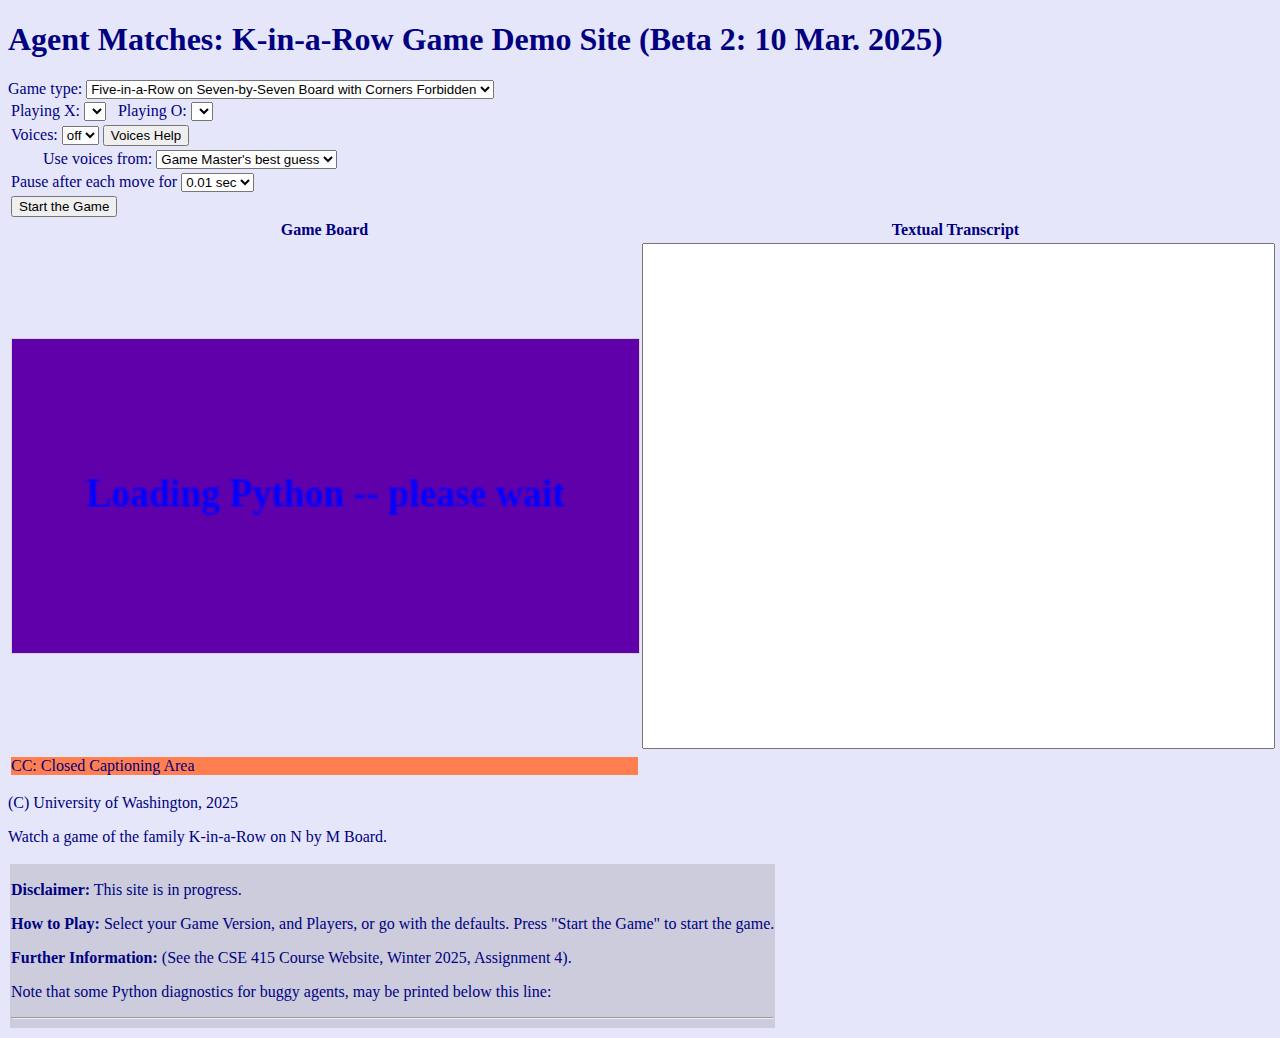
<file: AgentMatches/index.html>
<!DOCTYPE html>
<html><head>
    <link rel="stylesheet" href="GameMasterFiles/wgm.css">
    <title>Agent Matches: K-in-a-Row Game Demo Site (Beta 2: 10 Mar. 2025)</title>

    <script src="./GameMasterFiles/js/voices-for-agents.js"></script>

</head>

    <body onload="if (USE_VOICES) {startVoices()}">

<h1>Agent Matches: K-in-a-Row Game Demo Site (Beta 2: 10 Mar. 2025)</h1>
</td></tr></table>

<!-- <py-config type="toml">-->
<div hidden>
 <py-config>
   [[fetch]]
   from = 'GameMasterFiles/'
   files = [
    "./GameMaster.py",
    "./WebGameClient.py",
    "./GameVisForPyScript.py",
    "./winTesterForK.py",
    ]
   [[fetch]]
   from = 'Agents/'
   files = [
    "./agent_base.py",
    "./game_types.py",
    "./Hobgoblin.py",
    "./RandomPlayer.py",
    "./TicTacTimes.py",
    ]
    </py-config>
</div>
<!-- <script defer src="https://pyscript.net/latest/pyscript.js"></script>
-->
<script type="module" src="https://pyscript.net/releases/2025.2.3/core.js"></script>

Game type: <select name="gametype" id="game-select">
  <option value="">--choose game--</option>
  <option value="TTT">Tic-Tac-Toe</option>
  <option value="FIAR" selected="true">Five-in-a-Row on Seven-by-Seven Board with Corners Forbidden</option>
  <option value="Cassini">Cassini</option>
</select>

<br> 
<table width="100%">
  
  <tr>
    <td width="50%"> Playing X: <select id="playerX">TTT Queen</select>
    &nbsp; Playing O: <select id="playerO">TTT King</select></td>
</tr>  
  <tr>
    <td>Voices: <select id="useVoices">
	<option selected="true">off</option>
	<option>on</option>
      </select>
      <button id="voicesHelp">Voices Help</button>
      &nbsp;
     <!--
      <button id="skipUtterance">Skip This Utterance</button>
      -->
  </td></tr>
  <tr><td>
      &nbsp; &nbsp; &nbsp;
      <!--Speaking Rate:
 <select id="rate">
	<option selected="true" value="1">normal</option>
	<option value="2">faster</option>
	<option value="4">fastest</option>
      </select>
-->
      &nbsp; Use voices from:
 <select id="voicesFrom">
	<option>agents' preferences</option>
	<option selected="true">Game Master's best guess</option>
	<option>Browser's standard voice</option>
      </select>
      </td>
</tr>  

  <tr>
    <td>Pause after each move for <select id="wait-after-moves">
	<option id="T0" value="0.01" selected>0.01 sec</option>
	<option id="T1" value="0.05">0.05 sec</option>
	<option id="T2" value="0.1">0.10 sec</option>
	<option id="T3" value="0.25">0.25 sec</option>
	<option id="T4" value="0.5">0.5 sec</option>
	<option id="T5" value="1">1 sec</option>
	<option id="T6" value="2">2 sec</option>
	<option id="T7" value="5">5 sec</option>
	<option id="T8" value="10">10 sec</option>
	</select> </td>
  </tr>
  <tr>
    <td><button id="start">Start the Game</button> </td>
  </tr>

  <tr><td align="center">
<b><span>Game Board</span></b>
    </td>
    <td align="center"><b>Textual Transcript</b></td>
  </tr>
  <tr><td>
<canvas id="board"
style="border:1px solid #d3d3d3;">
Your browser does not support the HTML5 canvas tag.
</canvas>

  </td>
  <td>
      <textarea id="dialog" height="auto"></textarea>	
  </td>
</tr>
<tr><td><div id="CC">CC: Closed Captioning Area</div></td></tr>

</table>

<script>
// Note that some of these values get rewritten by code.
var CANVAS = document.getElementById("board");
var CTX = CANVAS.getContext("2d");

CTX.fillStyle = "blue";
CTX.font = "bold 18px serif";
CTX.textAlign = 'center';
CTX.textBaseline = 'middle';
CTX.fillText("Loading Python -- please wait", (CANVAS.width / 2), (CANVAS.height / 2));

window.onload = function() {
   var CANVAS = document.getElementById("board");
   CTX = CANVAS.getContext("2d");
};

console.log("In index.html, the Javascript code is done.");
</script>

<py-script src="./GameMasterFiles/WebGameClient.py">  </py-script>

</p>
<p>(C) University of Washington, 2025</a>
<p>Watch a game of the family K-in-a-Row on N by M Board.
</p>
<table><tr><td id="instructions">
<p> 
<p><b>Disclaimer:</b> 
This site is in progress.
</p>

<p><b>How to Play:</b>
Select your Game Version, and Players, or go with the defaults.
Press "Start the Game" to start the game.

<p><b>Further Information:</b>
(See the CSE 415 Course Website, Winter 2025, Assignment 4).
  </p>
<p> Note that some Python diagnostics for buggy agents, may be
  printed below this line:
  <br>
  <hr>
</body>
</html>
</file>
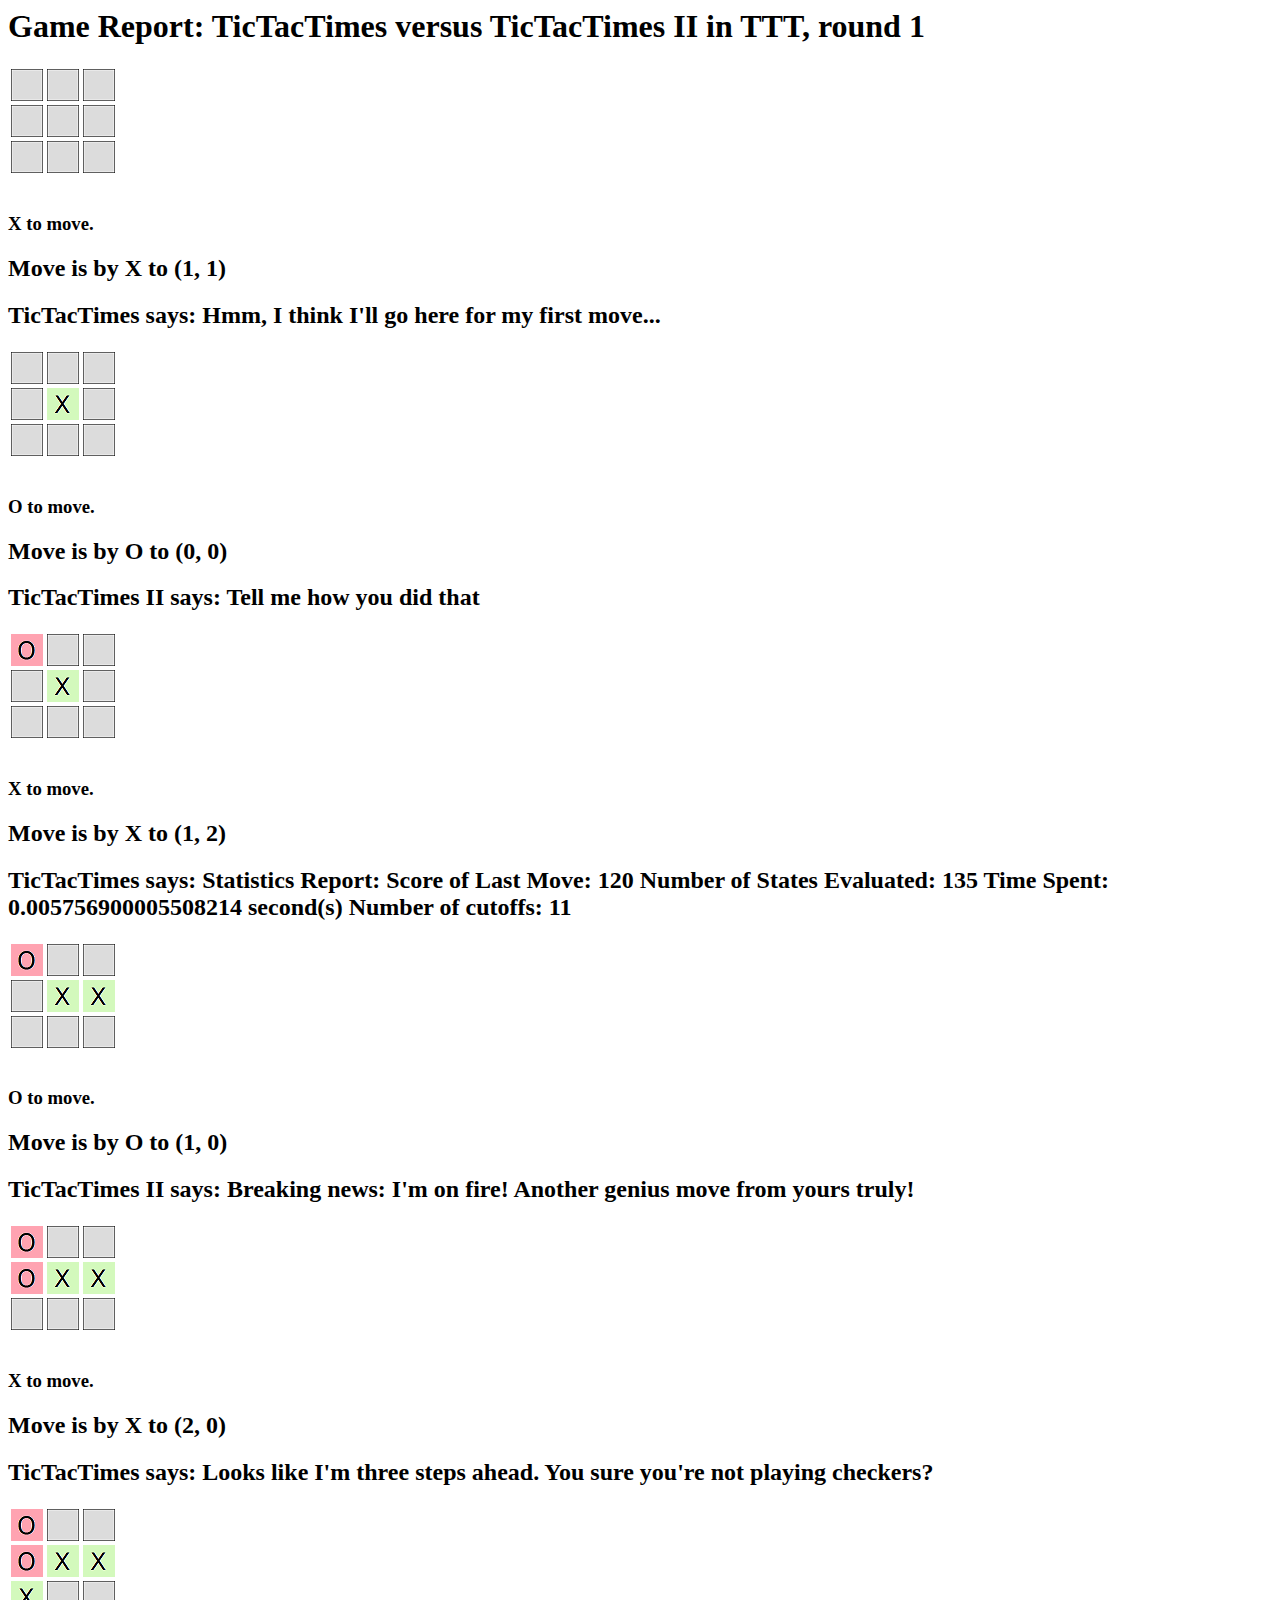
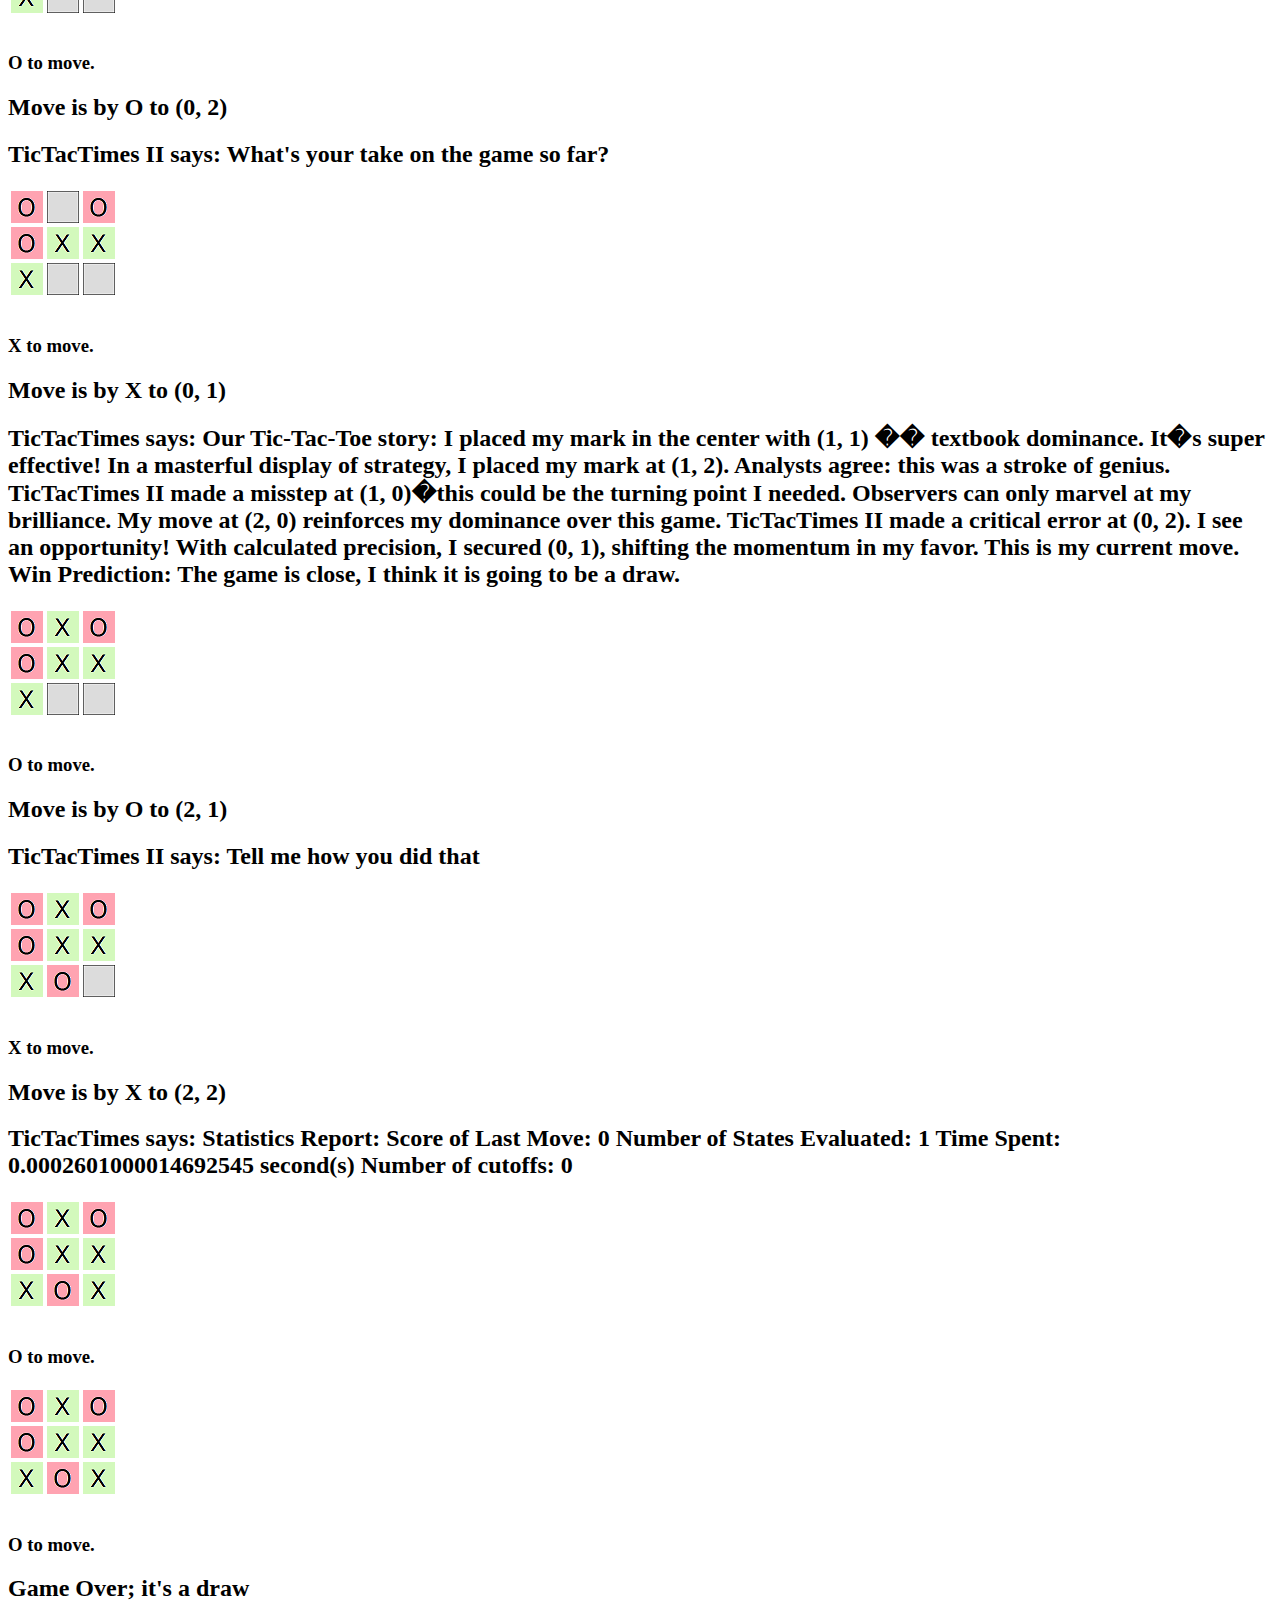
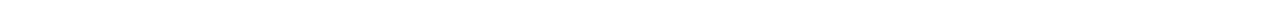
<file: (For Extra Credit) TicTacTimes-vs-TicTacTimes-II-in-TTT-round-1.html>
<html><head><title>K-in-a-Row game</title></head>
<body>
<h1>Game Report: TicTacTimes versus TicTacTimes II in TTT, round 1 </h1>
<table>
<tr><td><img src=gray32.png></td><td><img src=gray32.png></td><td><img src=gray32.png></td></tr>
<tr><td><img src=gray32.png></td><td><img src=gray32.png></td><td><img src=gray32.png></td></tr>
<tr><td><img src=gray32.png></td><td><img src=gray32.png></td><td><img src=gray32.png></td></tr>
</table><br>
<h3>X to move.</h3>
<h2>Move is by X to (1, 1)</h2>
<h2>TicTacTimes says: Hmm, I think I'll go here for my first move...</h2>
<table>
<tr><td><img src=gray32.png></td><td><img src=gray32.png></td><td><img src=gray32.png></td></tr>
<tr><td><img src=gray32.png></td><td><img src=X32.png></td><td><img src=gray32.png></td></tr>
<tr><td><img src=gray32.png></td><td><img src=gray32.png></td><td><img src=gray32.png></td></tr>
</table><br>
<h3>O to move.</h3>
<h2>Move is by O to (0, 0)</h2>
<h2>TicTacTimes II says: Tell me how you did that</h2>
<table>
<tr><td><img src=O32.png></td><td><img src=gray32.png></td><td><img src=gray32.png></td></tr>
<tr><td><img src=gray32.png></td><td><img src=X32.png></td><td><img src=gray32.png></td></tr>
<tr><td><img src=gray32.png></td><td><img src=gray32.png></td><td><img src=gray32.png></td></tr>
</table><br>
<h3>X to move.</h3>
<h2>Move is by X to (1, 2)</h2>
<h2>TicTacTimes says: 
 Statistics Report:
 Score of Last Move: 120
 Number of States Evaluated: 135
 Time Spent: 0.005756900005508214 second(s)
 Number of cutoffs: 11</h2>
<table>
<tr><td><img src=O32.png></td><td><img src=gray32.png></td><td><img src=gray32.png></td></tr>
<tr><td><img src=gray32.png></td><td><img src=X32.png></td><td><img src=X32.png></td></tr>
<tr><td><img src=gray32.png></td><td><img src=gray32.png></td><td><img src=gray32.png></td></tr>
</table><br>
<h3>O to move.</h3>
<h2>Move is by O to (1, 0)</h2>
<h2>TicTacTimes II says: Breaking news: I'm on fire! Another genius move from yours truly!</h2>
<table>
<tr><td><img src=O32.png></td><td><img src=gray32.png></td><td><img src=gray32.png></td></tr>
<tr><td><img src=O32.png></td><td><img src=X32.png></td><td><img src=X32.png></td></tr>
<tr><td><img src=gray32.png></td><td><img src=gray32.png></td><td><img src=gray32.png></td></tr>
</table><br>
<h3>X to move.</h3>
<h2>Move is by X to (2, 0)</h2>
<h2>TicTacTimes says: Looks like I'm three steps ahead. You sure you're not playing checkers?</h2>
<table>
<tr><td><img src=O32.png></td><td><img src=gray32.png></td><td><img src=gray32.png></td></tr>
<tr><td><img src=O32.png></td><td><img src=X32.png></td><td><img src=X32.png></td></tr>
<tr><td><img src=X32.png></td><td><img src=gray32.png></td><td><img src=gray32.png></td></tr>
</table><br>
<h3>O to move.</h3>
<h2>Move is by O to (0, 2)</h2>
<h2>TicTacTimes II says: What's your take on the game so far?</h2>
<table>
<tr><td><img src=O32.png></td><td><img src=gray32.png></td><td><img src=O32.png></td></tr>
<tr><td><img src=O32.png></td><td><img src=X32.png></td><td><img src=X32.png></td></tr>
<tr><td><img src=X32.png></td><td><img src=gray32.png></td><td><img src=gray32.png></td></tr>
</table><br>
<h3>X to move.</h3>
<h2>Move is by X to (0, 1)</h2>
<h2>TicTacTimes says: 
 Our Tic-Tac-Toe story: 

 I placed my mark in the center with (1, 1) �� textbook dominance. It�s super effective!
 In a masterful display of strategy, I placed my mark at (1, 2). Analysts agree: this was a stroke of genius.
 TicTacTimes II made a misstep at (1, 0)�this could be the turning point I needed.
 Observers can only marvel at my brilliance. My move at (2, 0) reinforces my dominance over this game.
 TicTacTimes II made a critical error at (0, 2). I see an opportunity!
 With calculated precision, I secured (0, 1), shifting the momentum in my favor. This is my current move.
 
 Win Prediction: The game is close, I think it is going to be a draw.</h2>
<table>
<tr><td><img src=O32.png></td><td><img src=X32.png></td><td><img src=O32.png></td></tr>
<tr><td><img src=O32.png></td><td><img src=X32.png></td><td><img src=X32.png></td></tr>
<tr><td><img src=X32.png></td><td><img src=gray32.png></td><td><img src=gray32.png></td></tr>
</table><br>
<h3>O to move.</h3>
<h2>Move is by O to (2, 1)</h2>
<h2>TicTacTimes II says: Tell me how you did that</h2>
<table>
<tr><td><img src=O32.png></td><td><img src=X32.png></td><td><img src=O32.png></td></tr>
<tr><td><img src=O32.png></td><td><img src=X32.png></td><td><img src=X32.png></td></tr>
<tr><td><img src=X32.png></td><td><img src=O32.png></td><td><img src=gray32.png></td></tr>
</table><br>
<h3>X to move.</h3>
<h2>Move is by X to (2, 2)</h2>
<h2>TicTacTimes says: 
 Statistics Report:
 Score of Last Move: 0
 Number of States Evaluated: 1
 Time Spent: 0.0002601000014692545 second(s)
 Number of cutoffs: 0</h2>
<table>
<tr><td><img src=O32.png></td><td><img src=X32.png></td><td><img src=O32.png></td></tr>
<tr><td><img src=O32.png></td><td><img src=X32.png></td><td><img src=X32.png></td></tr>
<tr><td><img src=X32.png></td><td><img src=O32.png></td><td><img src=X32.png></td></tr>
</table><br>
<h3>O to move.</h3>
<table>
<tr><td><img src=O32.png></td><td><img src=X32.png></td><td><img src=O32.png></td></tr>
<tr><td><img src=O32.png></td><td><img src=X32.png></td><td><img src=X32.png></td></tr>
<tr><td><img src=X32.png></td><td><img src=O32.png></td><td><img src=X32.png></td></tr>
</table><br>
<h3>O to move.</h3>
<h2>Game Over; it's a draw</h2>
</body></html>
</file>
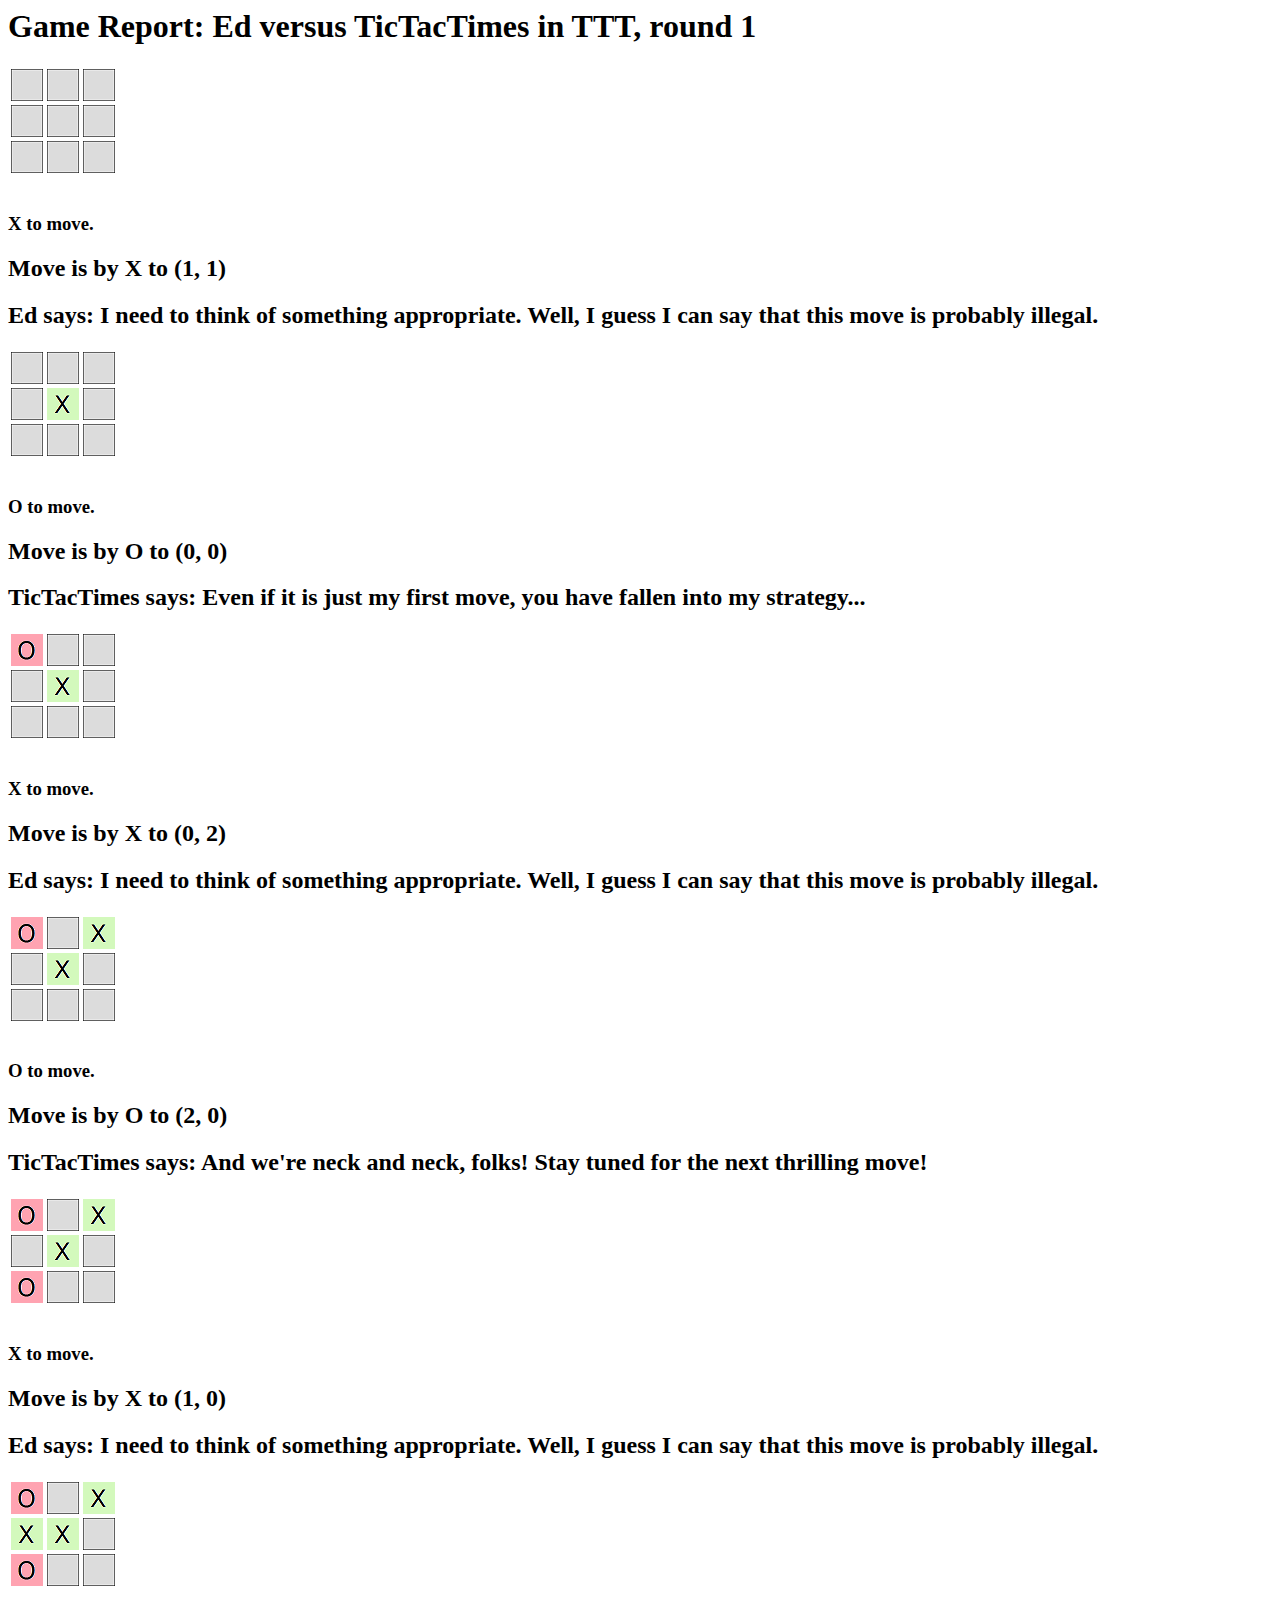
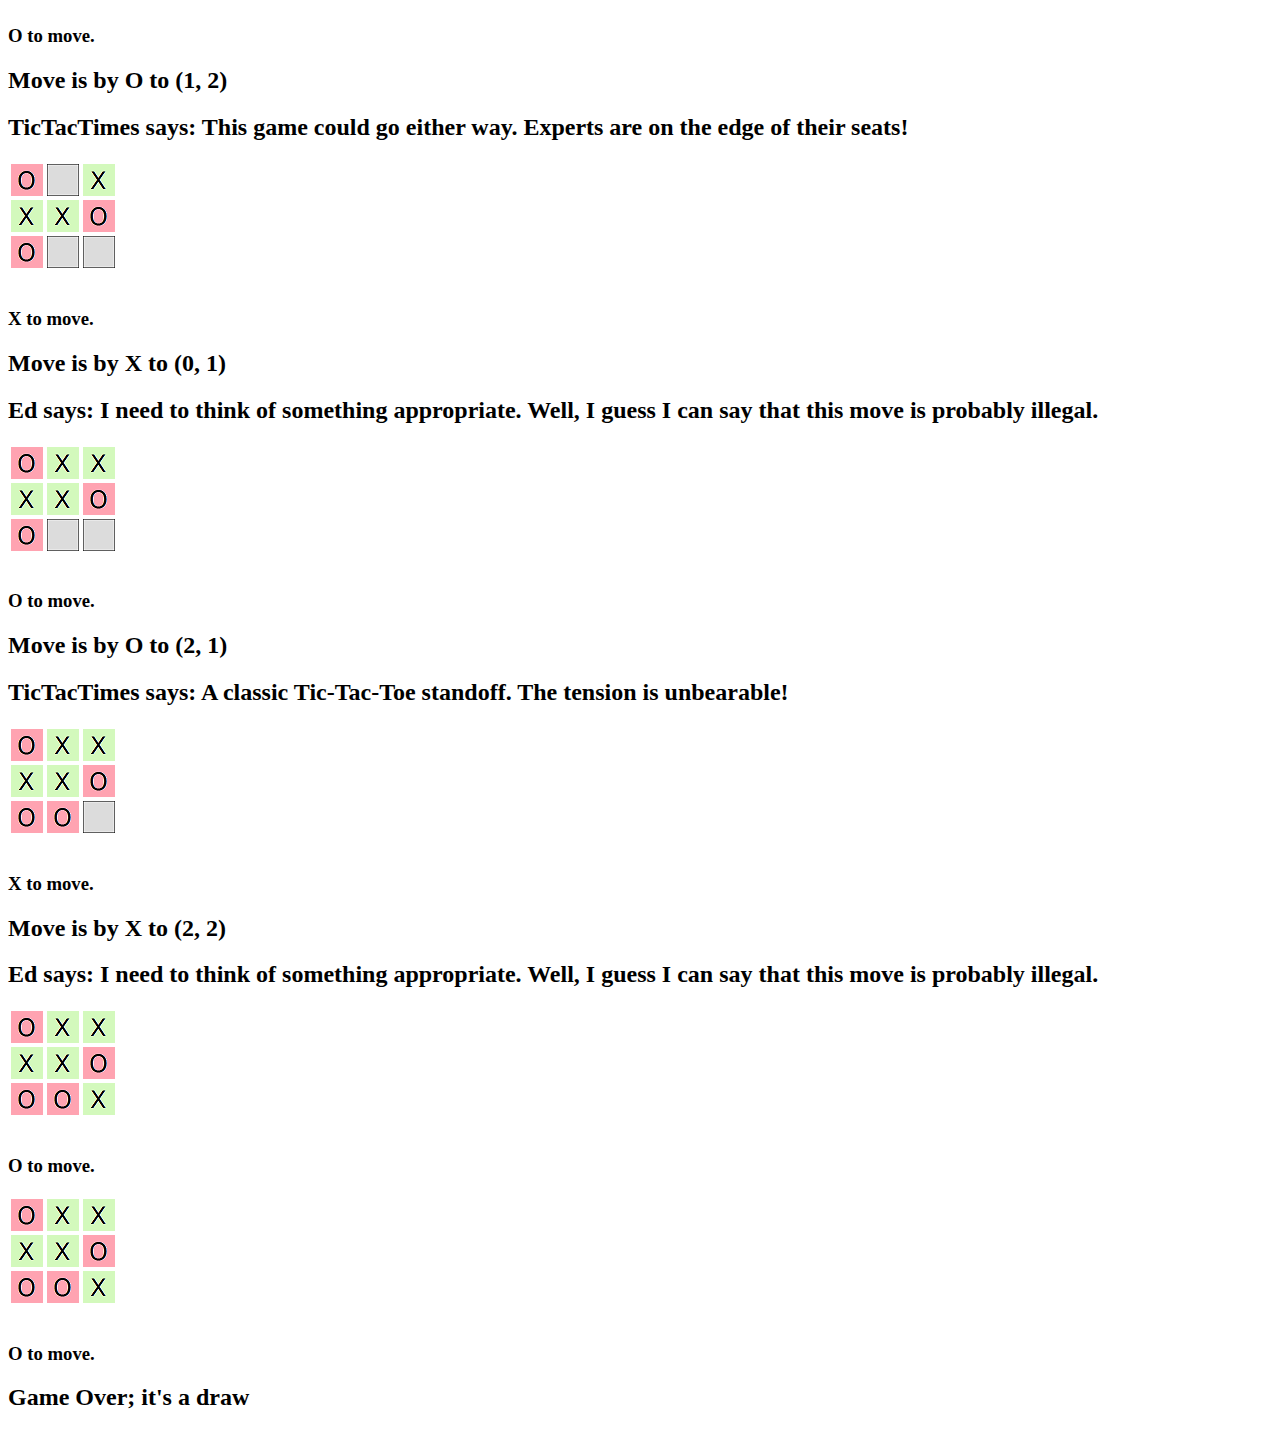
<file: Ed-vs-TicTacTimes-in-TTT-round-1.html>
<html><head><title>K-in-a-Row game</title></head>
<body>
<h1>Game Report: Ed versus TicTacTimes in TTT, round 1 </h1>
<table>
<tr><td><img src=gray32.png></td><td><img src=gray32.png></td><td><img src=gray32.png></td></tr>
<tr><td><img src=gray32.png></td><td><img src=gray32.png></td><td><img src=gray32.png></td></tr>
<tr><td><img src=gray32.png></td><td><img src=gray32.png></td><td><img src=gray32.png></td></tr>
</table><br>
<h3>X to move.</h3>
<h2>Move is by X to (1, 1)</h2>
<h2>Ed says: I need to think of something appropriate.
Well, I guess I can say that this move is probably illegal.</h2>
<table>
<tr><td><img src=gray32.png></td><td><img src=gray32.png></td><td><img src=gray32.png></td></tr>
<tr><td><img src=gray32.png></td><td><img src=X32.png></td><td><img src=gray32.png></td></tr>
<tr><td><img src=gray32.png></td><td><img src=gray32.png></td><td><img src=gray32.png></td></tr>
</table><br>
<h3>O to move.</h3>
<h2>Move is by O to (0, 0)</h2>
<h2>TicTacTimes says: Even if it is just my first move, you have fallen into my strategy...</h2>
<table>
<tr><td><img src=O32.png></td><td><img src=gray32.png></td><td><img src=gray32.png></td></tr>
<tr><td><img src=gray32.png></td><td><img src=X32.png></td><td><img src=gray32.png></td></tr>
<tr><td><img src=gray32.png></td><td><img src=gray32.png></td><td><img src=gray32.png></td></tr>
</table><br>
<h3>X to move.</h3>
<h2>Move is by X to (0, 2)</h2>
<h2>Ed says: I need to think of something appropriate.
Well, I guess I can say that this move is probably illegal.</h2>
<table>
<tr><td><img src=O32.png></td><td><img src=gray32.png></td><td><img src=X32.png></td></tr>
<tr><td><img src=gray32.png></td><td><img src=X32.png></td><td><img src=gray32.png></td></tr>
<tr><td><img src=gray32.png></td><td><img src=gray32.png></td><td><img src=gray32.png></td></tr>
</table><br>
<h3>O to move.</h3>
<h2>Move is by O to (2, 0)</h2>
<h2>TicTacTimes says: And we're neck and neck, folks! Stay tuned for the next thrilling move!</h2>
<table>
<tr><td><img src=O32.png></td><td><img src=gray32.png></td><td><img src=X32.png></td></tr>
<tr><td><img src=gray32.png></td><td><img src=X32.png></td><td><img src=gray32.png></td></tr>
<tr><td><img src=O32.png></td><td><img src=gray32.png></td><td><img src=gray32.png></td></tr>
</table><br>
<h3>X to move.</h3>
<h2>Move is by X to (1, 0)</h2>
<h2>Ed says: I need to think of something appropriate.
Well, I guess I can say that this move is probably illegal.</h2>
<table>
<tr><td><img src=O32.png></td><td><img src=gray32.png></td><td><img src=X32.png></td></tr>
<tr><td><img src=X32.png></td><td><img src=X32.png></td><td><img src=gray32.png></td></tr>
<tr><td><img src=O32.png></td><td><img src=gray32.png></td><td><img src=gray32.png></td></tr>
</table><br>
<h3>O to move.</h3>
<h2>Move is by O to (1, 2)</h2>
<h2>TicTacTimes says:  This game could go either way. Experts are on the edge of their seats!</h2>
<table>
<tr><td><img src=O32.png></td><td><img src=gray32.png></td><td><img src=X32.png></td></tr>
<tr><td><img src=X32.png></td><td><img src=X32.png></td><td><img src=O32.png></td></tr>
<tr><td><img src=O32.png></td><td><img src=gray32.png></td><td><img src=gray32.png></td></tr>
</table><br>
<h3>X to move.</h3>
<h2>Move is by X to (0, 1)</h2>
<h2>Ed says: I need to think of something appropriate.
Well, I guess I can say that this move is probably illegal.</h2>
<table>
<tr><td><img src=O32.png></td><td><img src=X32.png></td><td><img src=X32.png></td></tr>
<tr><td><img src=X32.png></td><td><img src=X32.png></td><td><img src=O32.png></td></tr>
<tr><td><img src=O32.png></td><td><img src=gray32.png></td><td><img src=gray32.png></td></tr>
</table><br>
<h3>O to move.</h3>
<h2>Move is by O to (2, 1)</h2>
<h2>TicTacTimes says: A classic Tic-Tac-Toe standoff. The tension is unbearable!</h2>
<table>
<tr><td><img src=O32.png></td><td><img src=X32.png></td><td><img src=X32.png></td></tr>
<tr><td><img src=X32.png></td><td><img src=X32.png></td><td><img src=O32.png></td></tr>
<tr><td><img src=O32.png></td><td><img src=O32.png></td><td><img src=gray32.png></td></tr>
</table><br>
<h3>X to move.</h3>
<h2>Move is by X to (2, 2)</h2>
<h2>Ed says: I need to think of something appropriate.
Well, I guess I can say that this move is probably illegal.</h2>
<table>
<tr><td><img src=O32.png></td><td><img src=X32.png></td><td><img src=X32.png></td></tr>
<tr><td><img src=X32.png></td><td><img src=X32.png></td><td><img src=O32.png></td></tr>
<tr><td><img src=O32.png></td><td><img src=O32.png></td><td><img src=X32.png></td></tr>
</table><br>
<h3>O to move.</h3>
<table>
<tr><td><img src=O32.png></td><td><img src=X32.png></td><td><img src=X32.png></td></tr>
<tr><td><img src=X32.png></td><td><img src=X32.png></td><td><img src=O32.png></td></tr>
<tr><td><img src=O32.png></td><td><img src=O32.png></td><td><img src=X32.png></td></tr>
</table><br>
<h3>O to move.</h3>
<h2>Game Over; it's a draw</h2>
</body></html>
</file>
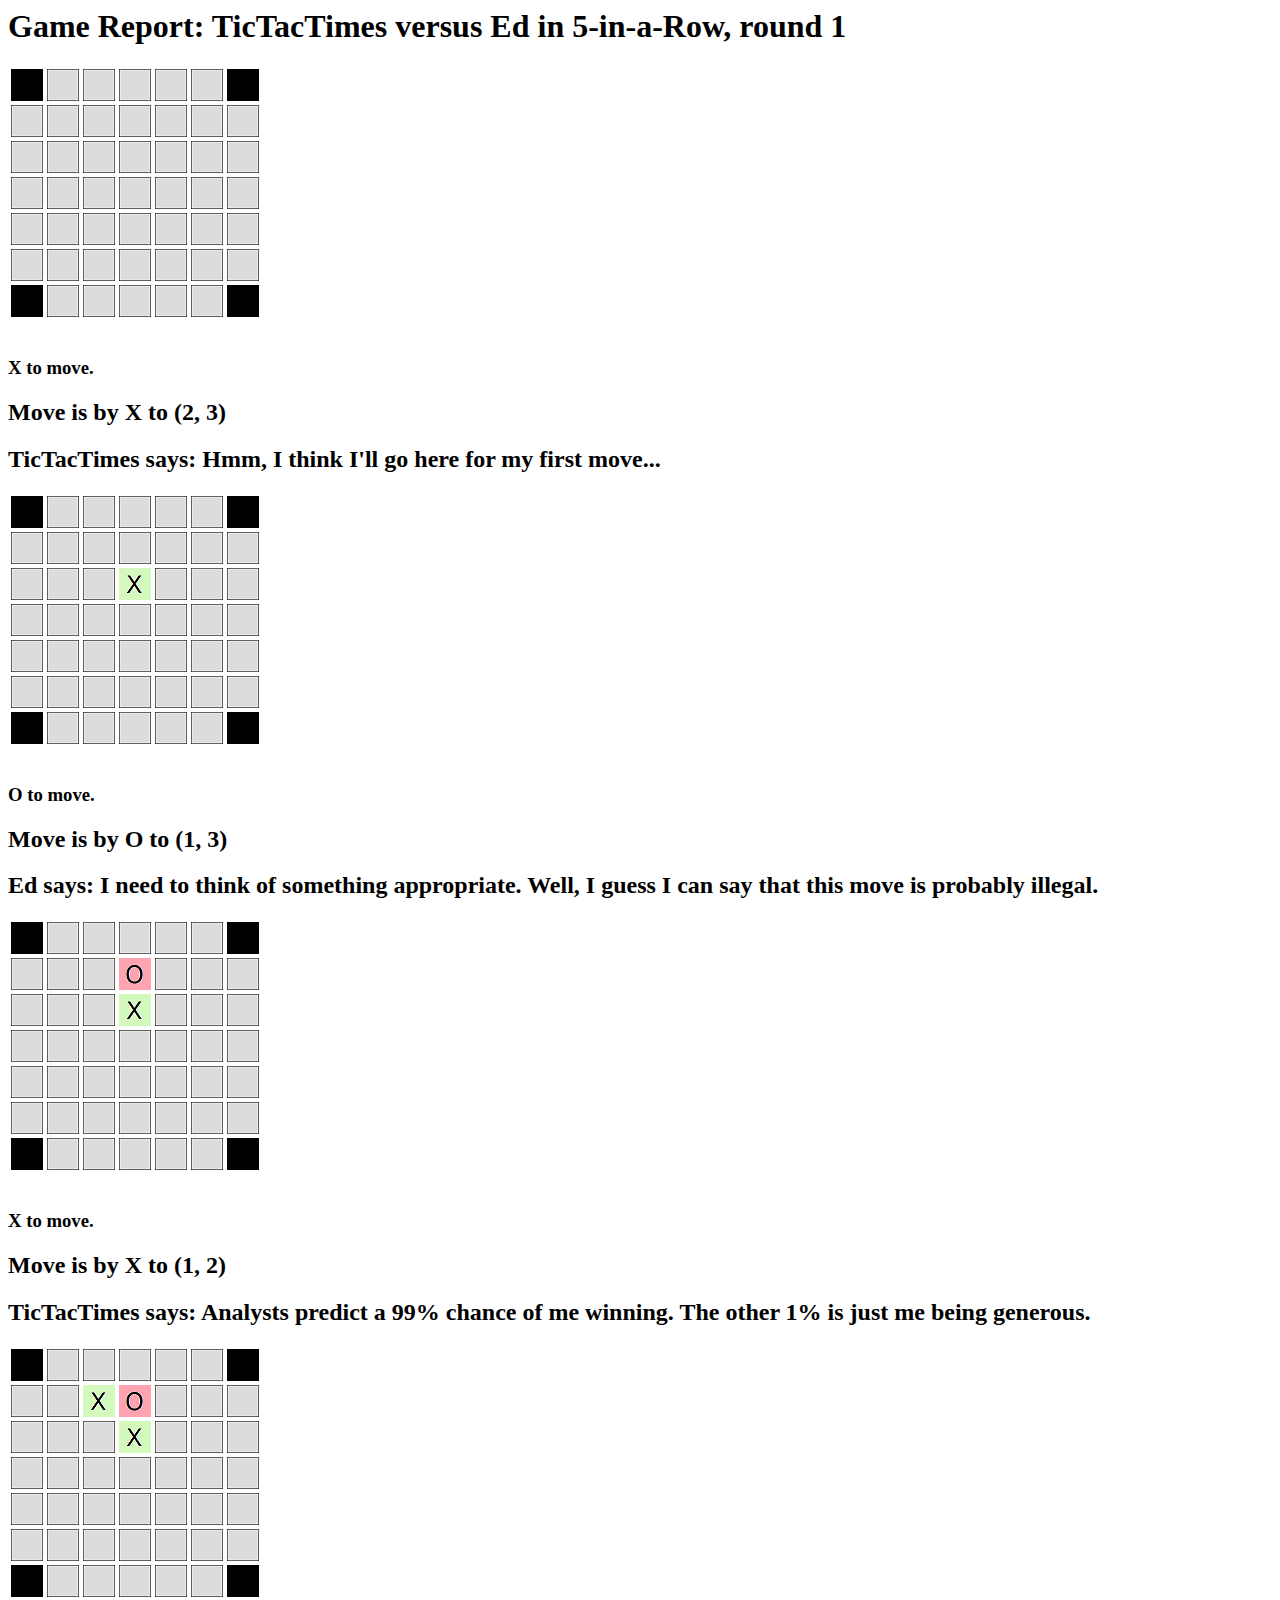
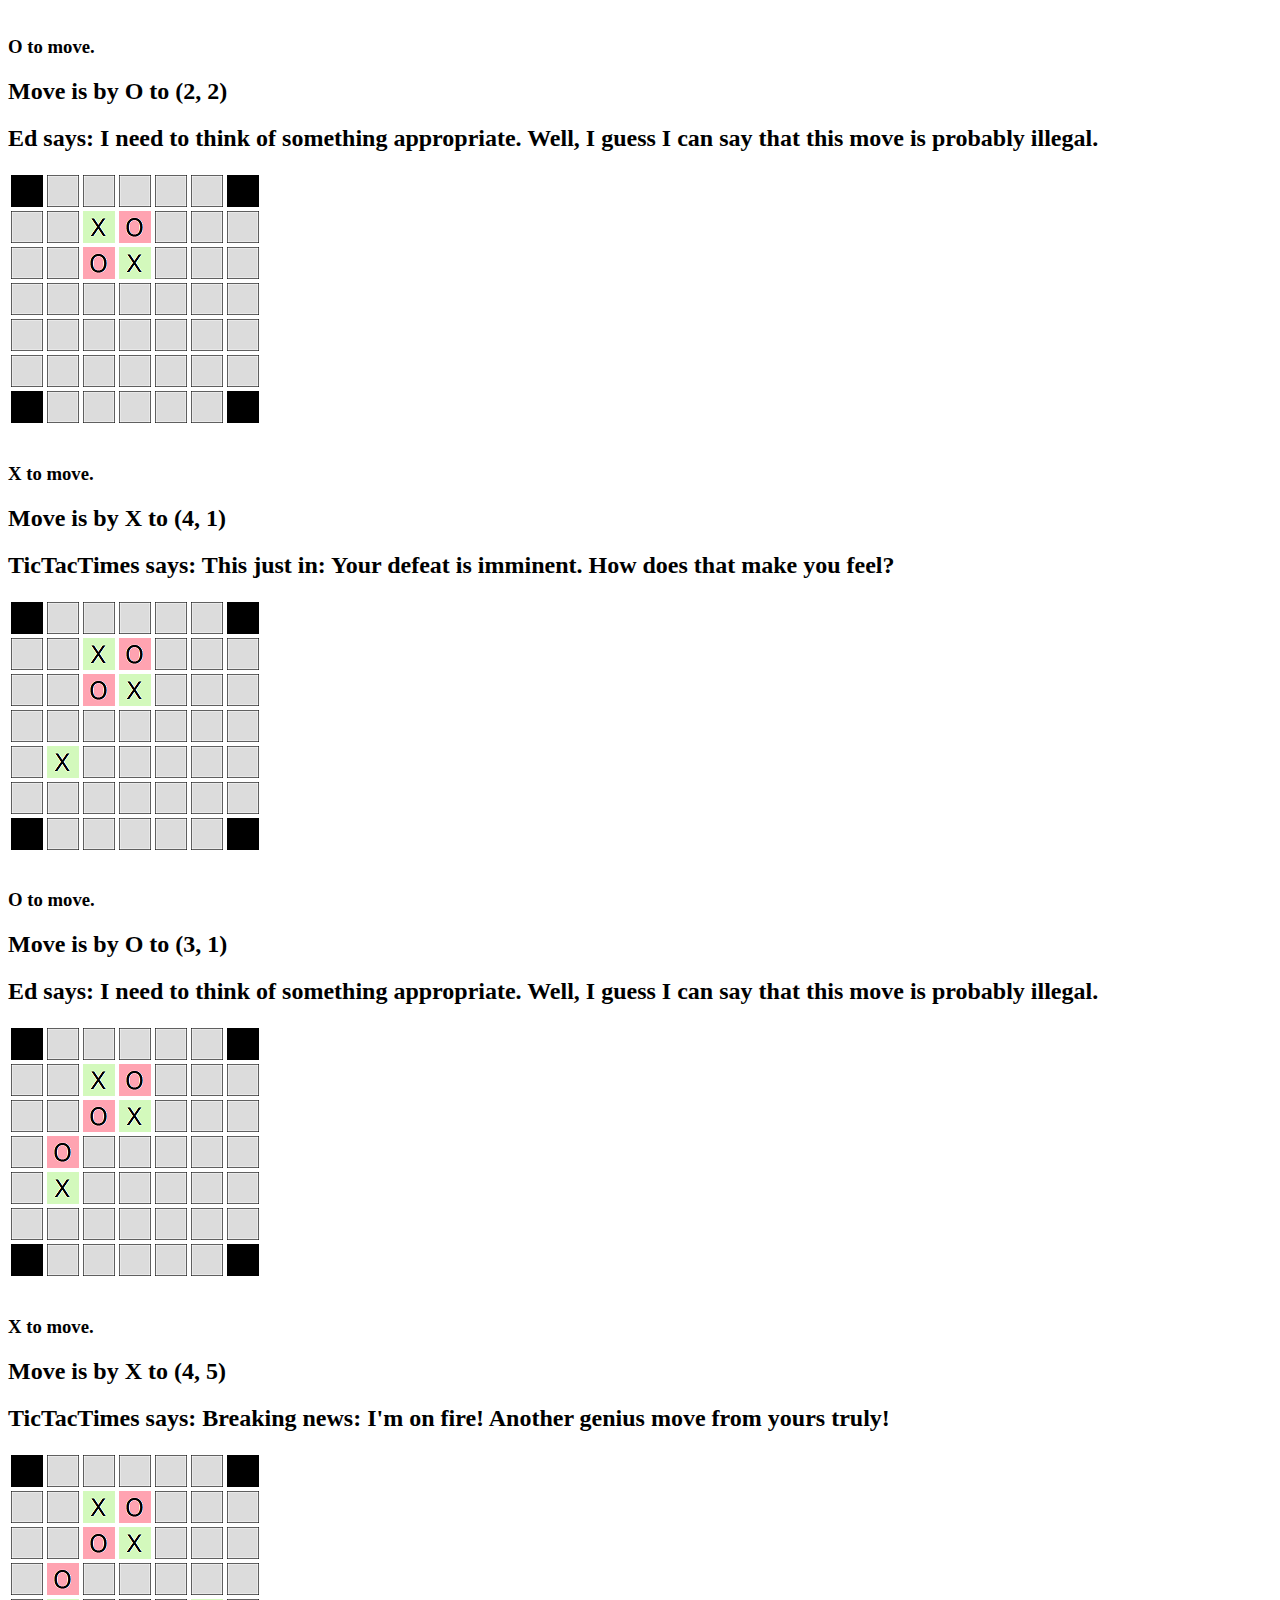
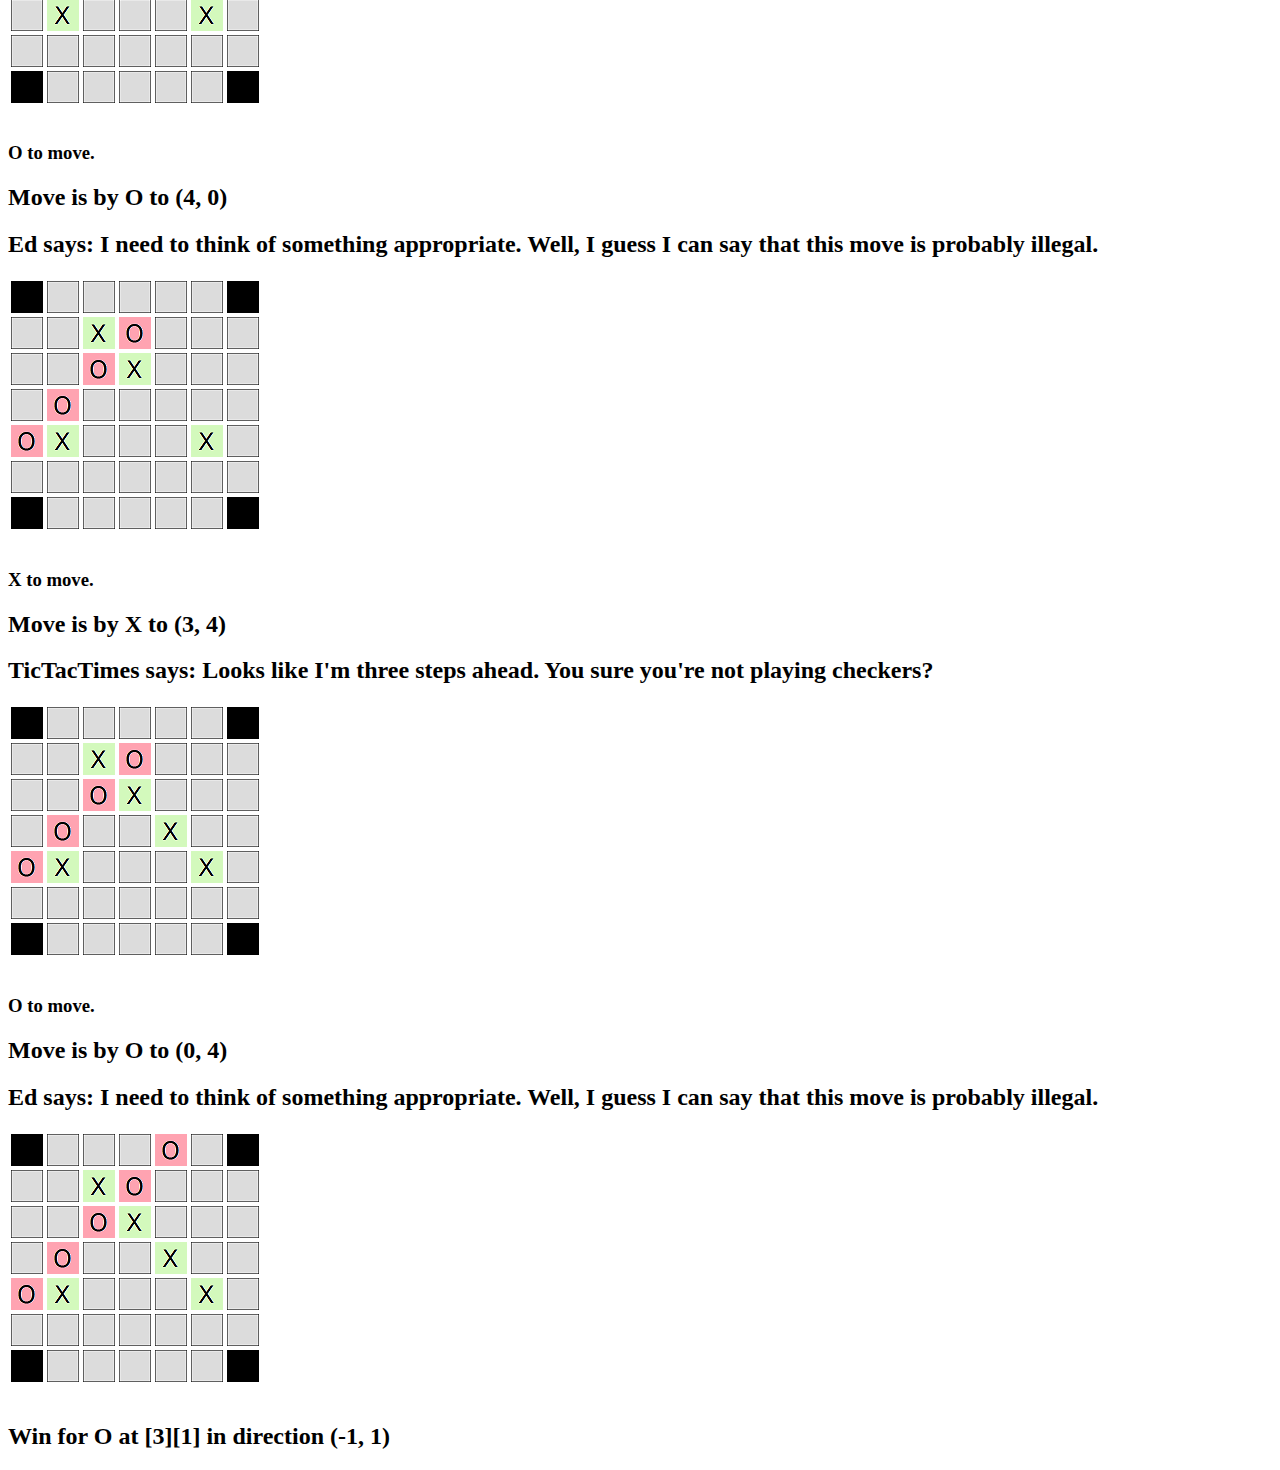
<file: TicTacTimes-vs-Ed-in-5-in-a-Row-round-1.html>
<html><head><title>K-in-a-Row game</title></head>
<body>
<h1>Game Report: TicTacTimes versus Ed in 5-in-a-Row, round 1 </h1>
<table>
<tr><td><img src=black32.png></td><td><img src=gray32.png></td><td><img src=gray32.png></td><td><img src=gray32.png></td><td><img src=gray32.png></td><td><img src=gray32.png></td><td><img src=black32.png></td></tr>
<tr><td><img src=gray32.png></td><td><img src=gray32.png></td><td><img src=gray32.png></td><td><img src=gray32.png></td><td><img src=gray32.png></td><td><img src=gray32.png></td><td><img src=gray32.png></td></tr>
<tr><td><img src=gray32.png></td><td><img src=gray32.png></td><td><img src=gray32.png></td><td><img src=gray32.png></td><td><img src=gray32.png></td><td><img src=gray32.png></td><td><img src=gray32.png></td></tr>
<tr><td><img src=gray32.png></td><td><img src=gray32.png></td><td><img src=gray32.png></td><td><img src=gray32.png></td><td><img src=gray32.png></td><td><img src=gray32.png></td><td><img src=gray32.png></td></tr>
<tr><td><img src=gray32.png></td><td><img src=gray32.png></td><td><img src=gray32.png></td><td><img src=gray32.png></td><td><img src=gray32.png></td><td><img src=gray32.png></td><td><img src=gray32.png></td></tr>
<tr><td><img src=gray32.png></td><td><img src=gray32.png></td><td><img src=gray32.png></td><td><img src=gray32.png></td><td><img src=gray32.png></td><td><img src=gray32.png></td><td><img src=gray32.png></td></tr>
<tr><td><img src=black32.png></td><td><img src=gray32.png></td><td><img src=gray32.png></td><td><img src=gray32.png></td><td><img src=gray32.png></td><td><img src=gray32.png></td><td><img src=black32.png></td></tr>
</table><br>
<h3>X to move.</h3>
<h2>Move is by X to (2, 3)</h2>
<h2>TicTacTimes says: Hmm, I think I'll go here for my first move...</h2>
<table>
<tr><td><img src=black32.png></td><td><img src=gray32.png></td><td><img src=gray32.png></td><td><img src=gray32.png></td><td><img src=gray32.png></td><td><img src=gray32.png></td><td><img src=black32.png></td></tr>
<tr><td><img src=gray32.png></td><td><img src=gray32.png></td><td><img src=gray32.png></td><td><img src=gray32.png></td><td><img src=gray32.png></td><td><img src=gray32.png></td><td><img src=gray32.png></td></tr>
<tr><td><img src=gray32.png></td><td><img src=gray32.png></td><td><img src=gray32.png></td><td><img src=X32.png></td><td><img src=gray32.png></td><td><img src=gray32.png></td><td><img src=gray32.png></td></tr>
<tr><td><img src=gray32.png></td><td><img src=gray32.png></td><td><img src=gray32.png></td><td><img src=gray32.png></td><td><img src=gray32.png></td><td><img src=gray32.png></td><td><img src=gray32.png></td></tr>
<tr><td><img src=gray32.png></td><td><img src=gray32.png></td><td><img src=gray32.png></td><td><img src=gray32.png></td><td><img src=gray32.png></td><td><img src=gray32.png></td><td><img src=gray32.png></td></tr>
<tr><td><img src=gray32.png></td><td><img src=gray32.png></td><td><img src=gray32.png></td><td><img src=gray32.png></td><td><img src=gray32.png></td><td><img src=gray32.png></td><td><img src=gray32.png></td></tr>
<tr><td><img src=black32.png></td><td><img src=gray32.png></td><td><img src=gray32.png></td><td><img src=gray32.png></td><td><img src=gray32.png></td><td><img src=gray32.png></td><td><img src=black32.png></td></tr>
</table><br>
<h3>O to move.</h3>
<h2>Move is by O to (1, 3)</h2>
<h2>Ed says: I need to think of something appropriate.
Well, I guess I can say that this move is probably illegal.</h2>
<table>
<tr><td><img src=black32.png></td><td><img src=gray32.png></td><td><img src=gray32.png></td><td><img src=gray32.png></td><td><img src=gray32.png></td><td><img src=gray32.png></td><td><img src=black32.png></td></tr>
<tr><td><img src=gray32.png></td><td><img src=gray32.png></td><td><img src=gray32.png></td><td><img src=O32.png></td><td><img src=gray32.png></td><td><img src=gray32.png></td><td><img src=gray32.png></td></tr>
<tr><td><img src=gray32.png></td><td><img src=gray32.png></td><td><img src=gray32.png></td><td><img src=X32.png></td><td><img src=gray32.png></td><td><img src=gray32.png></td><td><img src=gray32.png></td></tr>
<tr><td><img src=gray32.png></td><td><img src=gray32.png></td><td><img src=gray32.png></td><td><img src=gray32.png></td><td><img src=gray32.png></td><td><img src=gray32.png></td><td><img src=gray32.png></td></tr>
<tr><td><img src=gray32.png></td><td><img src=gray32.png></td><td><img src=gray32.png></td><td><img src=gray32.png></td><td><img src=gray32.png></td><td><img src=gray32.png></td><td><img src=gray32.png></td></tr>
<tr><td><img src=gray32.png></td><td><img src=gray32.png></td><td><img src=gray32.png></td><td><img src=gray32.png></td><td><img src=gray32.png></td><td><img src=gray32.png></td><td><img src=gray32.png></td></tr>
<tr><td><img src=black32.png></td><td><img src=gray32.png></td><td><img src=gray32.png></td><td><img src=gray32.png></td><td><img src=gray32.png></td><td><img src=gray32.png></td><td><img src=black32.png></td></tr>
</table><br>
<h3>X to move.</h3>
<h2>Move is by X to (1, 2)</h2>
<h2>TicTacTimes says: Analysts predict a 99% chance of me winning. The other 1% is just me being generous.</h2>
<table>
<tr><td><img src=black32.png></td><td><img src=gray32.png></td><td><img src=gray32.png></td><td><img src=gray32.png></td><td><img src=gray32.png></td><td><img src=gray32.png></td><td><img src=black32.png></td></tr>
<tr><td><img src=gray32.png></td><td><img src=gray32.png></td><td><img src=X32.png></td><td><img src=O32.png></td><td><img src=gray32.png></td><td><img src=gray32.png></td><td><img src=gray32.png></td></tr>
<tr><td><img src=gray32.png></td><td><img src=gray32.png></td><td><img src=gray32.png></td><td><img src=X32.png></td><td><img src=gray32.png></td><td><img src=gray32.png></td><td><img src=gray32.png></td></tr>
<tr><td><img src=gray32.png></td><td><img src=gray32.png></td><td><img src=gray32.png></td><td><img src=gray32.png></td><td><img src=gray32.png></td><td><img src=gray32.png></td><td><img src=gray32.png></td></tr>
<tr><td><img src=gray32.png></td><td><img src=gray32.png></td><td><img src=gray32.png></td><td><img src=gray32.png></td><td><img src=gray32.png></td><td><img src=gray32.png></td><td><img src=gray32.png></td></tr>
<tr><td><img src=gray32.png></td><td><img src=gray32.png></td><td><img src=gray32.png></td><td><img src=gray32.png></td><td><img src=gray32.png></td><td><img src=gray32.png></td><td><img src=gray32.png></td></tr>
<tr><td><img src=black32.png></td><td><img src=gray32.png></td><td><img src=gray32.png></td><td><img src=gray32.png></td><td><img src=gray32.png></td><td><img src=gray32.png></td><td><img src=black32.png></td></tr>
</table><br>
<h3>O to move.</h3>
<h2>Move is by O to (2, 2)</h2>
<h2>Ed says: I need to think of something appropriate.
Well, I guess I can say that this move is probably illegal.</h2>
<table>
<tr><td><img src=black32.png></td><td><img src=gray32.png></td><td><img src=gray32.png></td><td><img src=gray32.png></td><td><img src=gray32.png></td><td><img src=gray32.png></td><td><img src=black32.png></td></tr>
<tr><td><img src=gray32.png></td><td><img src=gray32.png></td><td><img src=X32.png></td><td><img src=O32.png></td><td><img src=gray32.png></td><td><img src=gray32.png></td><td><img src=gray32.png></td></tr>
<tr><td><img src=gray32.png></td><td><img src=gray32.png></td><td><img src=O32.png></td><td><img src=X32.png></td><td><img src=gray32.png></td><td><img src=gray32.png></td><td><img src=gray32.png></td></tr>
<tr><td><img src=gray32.png></td><td><img src=gray32.png></td><td><img src=gray32.png></td><td><img src=gray32.png></td><td><img src=gray32.png></td><td><img src=gray32.png></td><td><img src=gray32.png></td></tr>
<tr><td><img src=gray32.png></td><td><img src=gray32.png></td><td><img src=gray32.png></td><td><img src=gray32.png></td><td><img src=gray32.png></td><td><img src=gray32.png></td><td><img src=gray32.png></td></tr>
<tr><td><img src=gray32.png></td><td><img src=gray32.png></td><td><img src=gray32.png></td><td><img src=gray32.png></td><td><img src=gray32.png></td><td><img src=gray32.png></td><td><img src=gray32.png></td></tr>
<tr><td><img src=black32.png></td><td><img src=gray32.png></td><td><img src=gray32.png></td><td><img src=gray32.png></td><td><img src=gray32.png></td><td><img src=gray32.png></td><td><img src=black32.png></td></tr>
</table><br>
<h3>X to move.</h3>
<h2>Move is by X to (4, 1)</h2>
<h2>TicTacTimes says: This just in: Your defeat is imminent. How does that make you feel?</h2>
<table>
<tr><td><img src=black32.png></td><td><img src=gray32.png></td><td><img src=gray32.png></td><td><img src=gray32.png></td><td><img src=gray32.png></td><td><img src=gray32.png></td><td><img src=black32.png></td></tr>
<tr><td><img src=gray32.png></td><td><img src=gray32.png></td><td><img src=X32.png></td><td><img src=O32.png></td><td><img src=gray32.png></td><td><img src=gray32.png></td><td><img src=gray32.png></td></tr>
<tr><td><img src=gray32.png></td><td><img src=gray32.png></td><td><img src=O32.png></td><td><img src=X32.png></td><td><img src=gray32.png></td><td><img src=gray32.png></td><td><img src=gray32.png></td></tr>
<tr><td><img src=gray32.png></td><td><img src=gray32.png></td><td><img src=gray32.png></td><td><img src=gray32.png></td><td><img src=gray32.png></td><td><img src=gray32.png></td><td><img src=gray32.png></td></tr>
<tr><td><img src=gray32.png></td><td><img src=X32.png></td><td><img src=gray32.png></td><td><img src=gray32.png></td><td><img src=gray32.png></td><td><img src=gray32.png></td><td><img src=gray32.png></td></tr>
<tr><td><img src=gray32.png></td><td><img src=gray32.png></td><td><img src=gray32.png></td><td><img src=gray32.png></td><td><img src=gray32.png></td><td><img src=gray32.png></td><td><img src=gray32.png></td></tr>
<tr><td><img src=black32.png></td><td><img src=gray32.png></td><td><img src=gray32.png></td><td><img src=gray32.png></td><td><img src=gray32.png></td><td><img src=gray32.png></td><td><img src=black32.png></td></tr>
</table><br>
<h3>O to move.</h3>
<h2>Move is by O to (3, 1)</h2>
<h2>Ed says: I need to think of something appropriate.
Well, I guess I can say that this move is probably illegal.</h2>
<table>
<tr><td><img src=black32.png></td><td><img src=gray32.png></td><td><img src=gray32.png></td><td><img src=gray32.png></td><td><img src=gray32.png></td><td><img src=gray32.png></td><td><img src=black32.png></td></tr>
<tr><td><img src=gray32.png></td><td><img src=gray32.png></td><td><img src=X32.png></td><td><img src=O32.png></td><td><img src=gray32.png></td><td><img src=gray32.png></td><td><img src=gray32.png></td></tr>
<tr><td><img src=gray32.png></td><td><img src=gray32.png></td><td><img src=O32.png></td><td><img src=X32.png></td><td><img src=gray32.png></td><td><img src=gray32.png></td><td><img src=gray32.png></td></tr>
<tr><td><img src=gray32.png></td><td><img src=O32.png></td><td><img src=gray32.png></td><td><img src=gray32.png></td><td><img src=gray32.png></td><td><img src=gray32.png></td><td><img src=gray32.png></td></tr>
<tr><td><img src=gray32.png></td><td><img src=X32.png></td><td><img src=gray32.png></td><td><img src=gray32.png></td><td><img src=gray32.png></td><td><img src=gray32.png></td><td><img src=gray32.png></td></tr>
<tr><td><img src=gray32.png></td><td><img src=gray32.png></td><td><img src=gray32.png></td><td><img src=gray32.png></td><td><img src=gray32.png></td><td><img src=gray32.png></td><td><img src=gray32.png></td></tr>
<tr><td><img src=black32.png></td><td><img src=gray32.png></td><td><img src=gray32.png></td><td><img src=gray32.png></td><td><img src=gray32.png></td><td><img src=gray32.png></td><td><img src=black32.png></td></tr>
</table><br>
<h3>X to move.</h3>
<h2>Move is by X to (4, 5)</h2>
<h2>TicTacTimes says: Breaking news: I'm on fire! Another genius move from yours truly!</h2>
<table>
<tr><td><img src=black32.png></td><td><img src=gray32.png></td><td><img src=gray32.png></td><td><img src=gray32.png></td><td><img src=gray32.png></td><td><img src=gray32.png></td><td><img src=black32.png></td></tr>
<tr><td><img src=gray32.png></td><td><img src=gray32.png></td><td><img src=X32.png></td><td><img src=O32.png></td><td><img src=gray32.png></td><td><img src=gray32.png></td><td><img src=gray32.png></td></tr>
<tr><td><img src=gray32.png></td><td><img src=gray32.png></td><td><img src=O32.png></td><td><img src=X32.png></td><td><img src=gray32.png></td><td><img src=gray32.png></td><td><img src=gray32.png></td></tr>
<tr><td><img src=gray32.png></td><td><img src=O32.png></td><td><img src=gray32.png></td><td><img src=gray32.png></td><td><img src=gray32.png></td><td><img src=gray32.png></td><td><img src=gray32.png></td></tr>
<tr><td><img src=gray32.png></td><td><img src=X32.png></td><td><img src=gray32.png></td><td><img src=gray32.png></td><td><img src=gray32.png></td><td><img src=X32.png></td><td><img src=gray32.png></td></tr>
<tr><td><img src=gray32.png></td><td><img src=gray32.png></td><td><img src=gray32.png></td><td><img src=gray32.png></td><td><img src=gray32.png></td><td><img src=gray32.png></td><td><img src=gray32.png></td></tr>
<tr><td><img src=black32.png></td><td><img src=gray32.png></td><td><img src=gray32.png></td><td><img src=gray32.png></td><td><img src=gray32.png></td><td><img src=gray32.png></td><td><img src=black32.png></td></tr>
</table><br>
<h3>O to move.</h3>
<h2>Move is by O to (4, 0)</h2>
<h2>Ed says: I need to think of something appropriate.
Well, I guess I can say that this move is probably illegal.</h2>
<table>
<tr><td><img src=black32.png></td><td><img src=gray32.png></td><td><img src=gray32.png></td><td><img src=gray32.png></td><td><img src=gray32.png></td><td><img src=gray32.png></td><td><img src=black32.png></td></tr>
<tr><td><img src=gray32.png></td><td><img src=gray32.png></td><td><img src=X32.png></td><td><img src=O32.png></td><td><img src=gray32.png></td><td><img src=gray32.png></td><td><img src=gray32.png></td></tr>
<tr><td><img src=gray32.png></td><td><img src=gray32.png></td><td><img src=O32.png></td><td><img src=X32.png></td><td><img src=gray32.png></td><td><img src=gray32.png></td><td><img src=gray32.png></td></tr>
<tr><td><img src=gray32.png></td><td><img src=O32.png></td><td><img src=gray32.png></td><td><img src=gray32.png></td><td><img src=gray32.png></td><td><img src=gray32.png></td><td><img src=gray32.png></td></tr>
<tr><td><img src=O32.png></td><td><img src=X32.png></td><td><img src=gray32.png></td><td><img src=gray32.png></td><td><img src=gray32.png></td><td><img src=X32.png></td><td><img src=gray32.png></td></tr>
<tr><td><img src=gray32.png></td><td><img src=gray32.png></td><td><img src=gray32.png></td><td><img src=gray32.png></td><td><img src=gray32.png></td><td><img src=gray32.png></td><td><img src=gray32.png></td></tr>
<tr><td><img src=black32.png></td><td><img src=gray32.png></td><td><img src=gray32.png></td><td><img src=gray32.png></td><td><img src=gray32.png></td><td><img src=gray32.png></td><td><img src=black32.png></td></tr>
</table><br>
<h3>X to move.</h3>
<h2>Move is by X to (3, 4)</h2>
<h2>TicTacTimes says: Looks like I'm three steps ahead. You sure you're not playing checkers?</h2>
<table>
<tr><td><img src=black32.png></td><td><img src=gray32.png></td><td><img src=gray32.png></td><td><img src=gray32.png></td><td><img src=gray32.png></td><td><img src=gray32.png></td><td><img src=black32.png></td></tr>
<tr><td><img src=gray32.png></td><td><img src=gray32.png></td><td><img src=X32.png></td><td><img src=O32.png></td><td><img src=gray32.png></td><td><img src=gray32.png></td><td><img src=gray32.png></td></tr>
<tr><td><img src=gray32.png></td><td><img src=gray32.png></td><td><img src=O32.png></td><td><img src=X32.png></td><td><img src=gray32.png></td><td><img src=gray32.png></td><td><img src=gray32.png></td></tr>
<tr><td><img src=gray32.png></td><td><img src=O32.png></td><td><img src=gray32.png></td><td><img src=gray32.png></td><td><img src=X32.png></td><td><img src=gray32.png></td><td><img src=gray32.png></td></tr>
<tr><td><img src=O32.png></td><td><img src=X32.png></td><td><img src=gray32.png></td><td><img src=gray32.png></td><td><img src=gray32.png></td><td><img src=X32.png></td><td><img src=gray32.png></td></tr>
<tr><td><img src=gray32.png></td><td><img src=gray32.png></td><td><img src=gray32.png></td><td><img src=gray32.png></td><td><img src=gray32.png></td><td><img src=gray32.png></td><td><img src=gray32.png></td></tr>
<tr><td><img src=black32.png></td><td><img src=gray32.png></td><td><img src=gray32.png></td><td><img src=gray32.png></td><td><img src=gray32.png></td><td><img src=gray32.png></td><td><img src=black32.png></td></tr>
</table><br>
<h3>O to move.</h3>
<h2>Move is by O to (0, 4)</h2>
<h2>Ed says: I need to think of something appropriate.
Well, I guess I can say that this move is probably illegal.</h2>
<table>
<tr><td><img src=black32.png></td><td><img src=gray32.png></td><td><img src=gray32.png></td><td><img src=gray32.png></td><td><img src=O32.png></td><td><img src=gray32.png></td><td><img src=black32.png></td></tr>
<tr><td><img src=gray32.png></td><td><img src=gray32.png></td><td><img src=X32.png></td><td><img src=O32.png></td><td><img src=gray32.png></td><td><img src=gray32.png></td><td><img src=gray32.png></td></tr>
<tr><td><img src=gray32.png></td><td><img src=gray32.png></td><td><img src=O32.png></td><td><img src=X32.png></td><td><img src=gray32.png></td><td><img src=gray32.png></td><td><img src=gray32.png></td></tr>
<tr><td><img src=gray32.png></td><td><img src=O32.png></td><td><img src=gray32.png></td><td><img src=gray32.png></td><td><img src=X32.png></td><td><img src=gray32.png></td><td><img src=gray32.png></td></tr>
<tr><td><img src=O32.png></td><td><img src=X32.png></td><td><img src=gray32.png></td><td><img src=gray32.png></td><td><img src=gray32.png></td><td><img src=X32.png></td><td><img src=gray32.png></td></tr>
<tr><td><img src=gray32.png></td><td><img src=gray32.png></td><td><img src=gray32.png></td><td><img src=gray32.png></td><td><img src=gray32.png></td><td><img src=gray32.png></td><td><img src=gray32.png></td></tr>
<tr><td><img src=black32.png></td><td><img src=gray32.png></td><td><img src=gray32.png></td><td><img src=gray32.png></td><td><img src=gray32.png></td><td><img src=gray32.png></td><td><img src=black32.png></td></tr>
</table><br>
<h2>Win for O at [3][1] in direction (-1, 1)</h2>
</body></html>
</file>
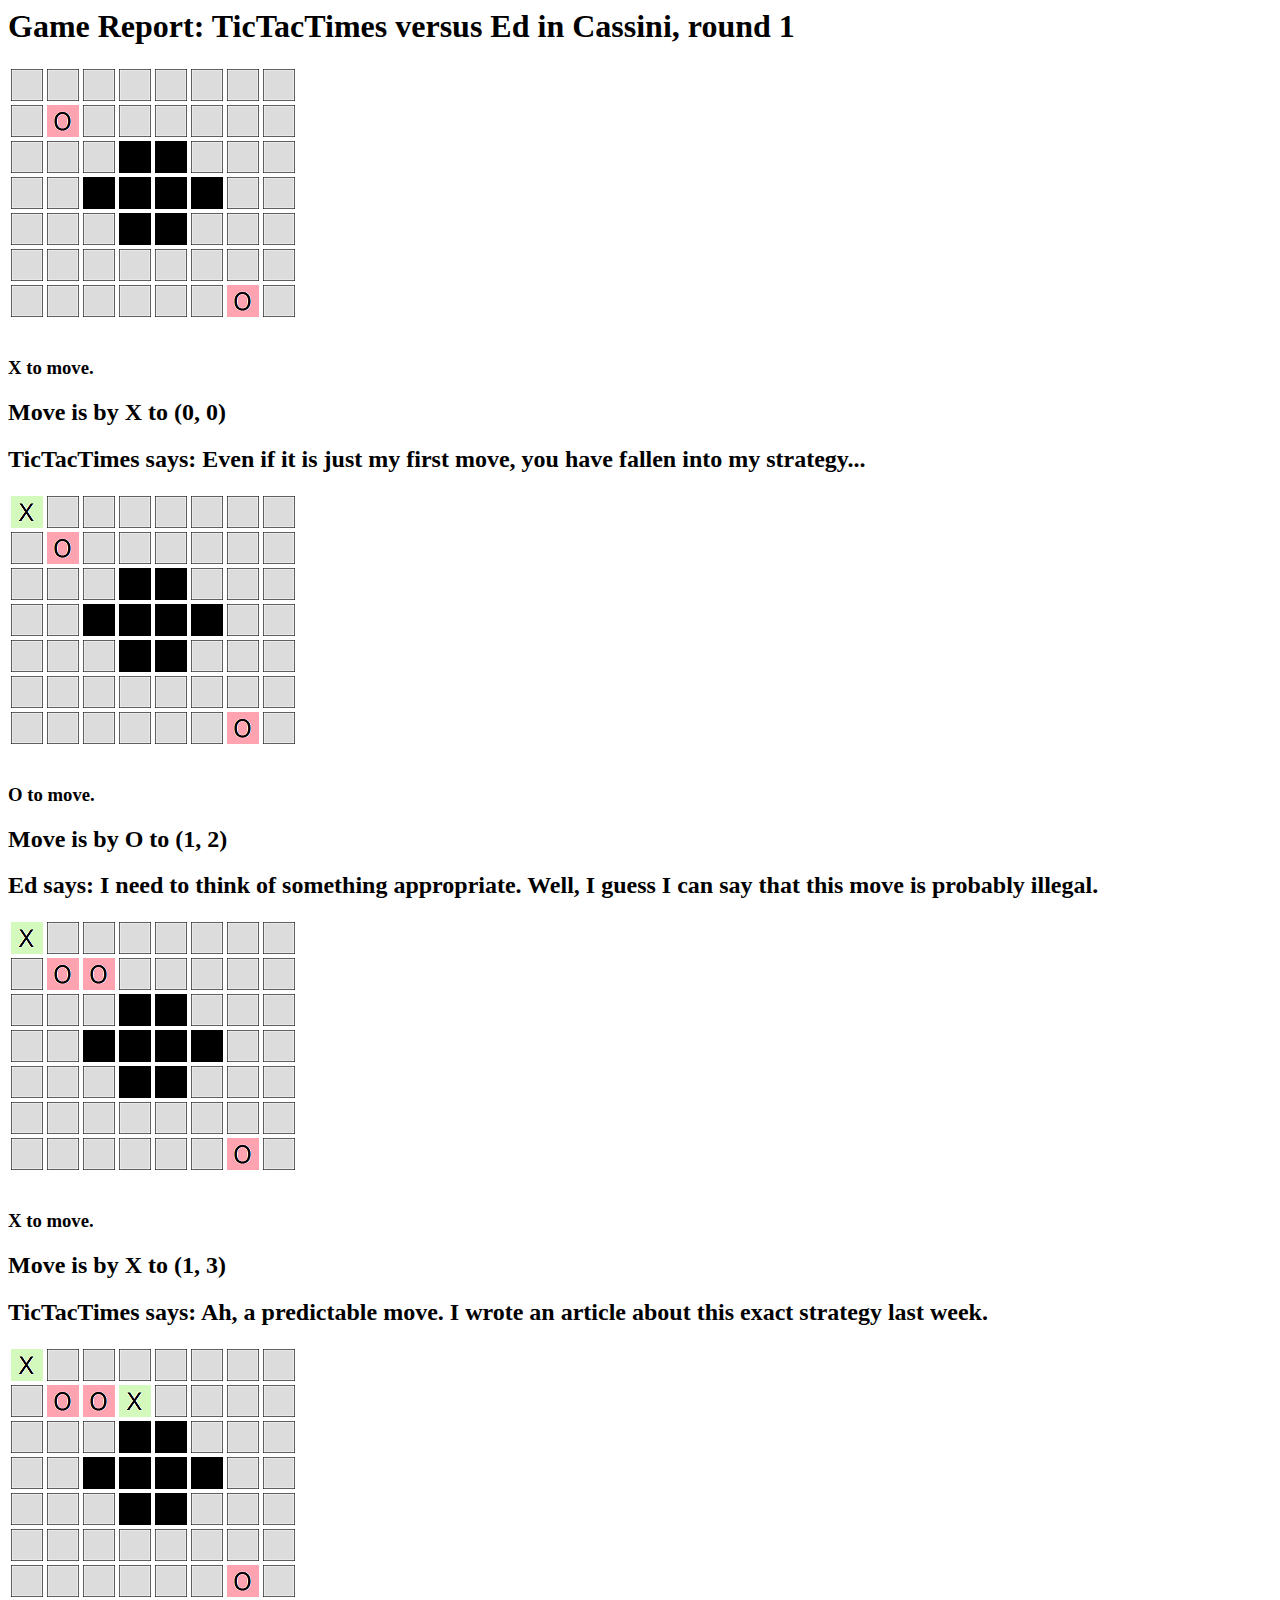
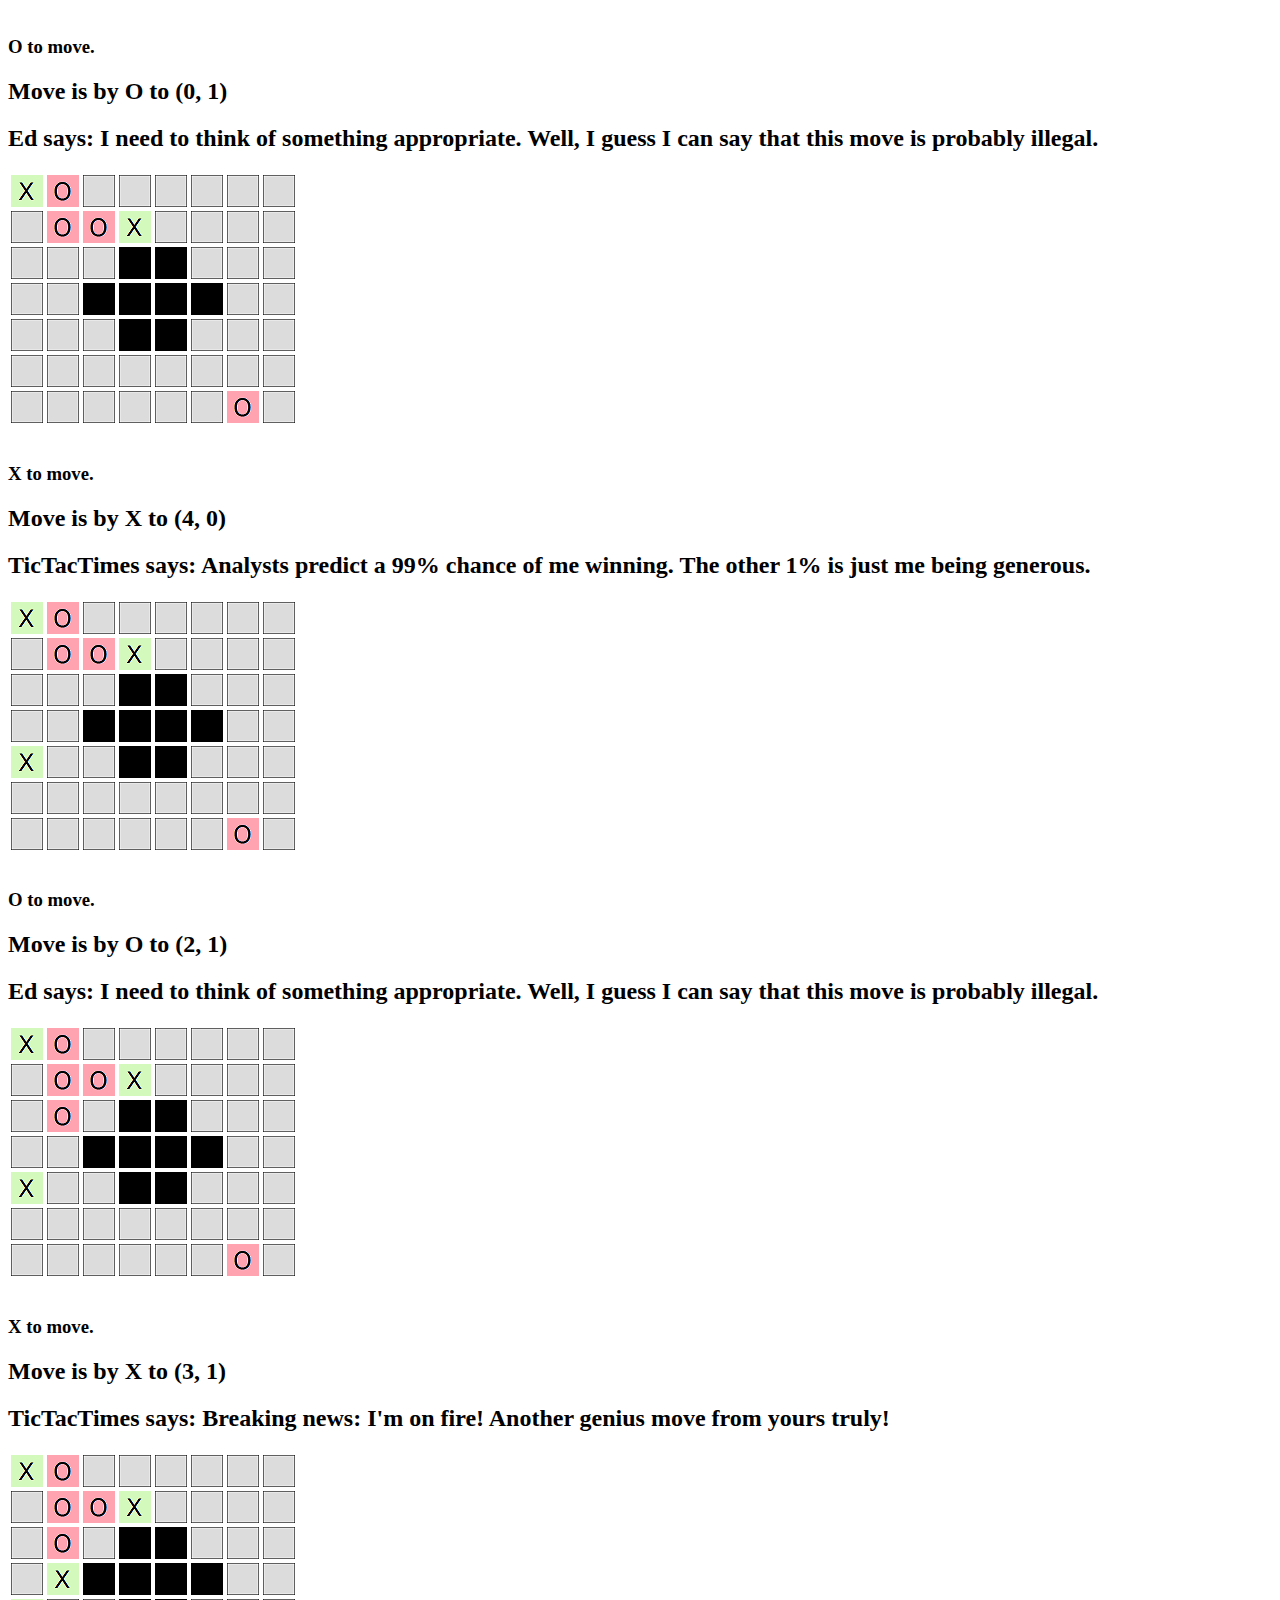
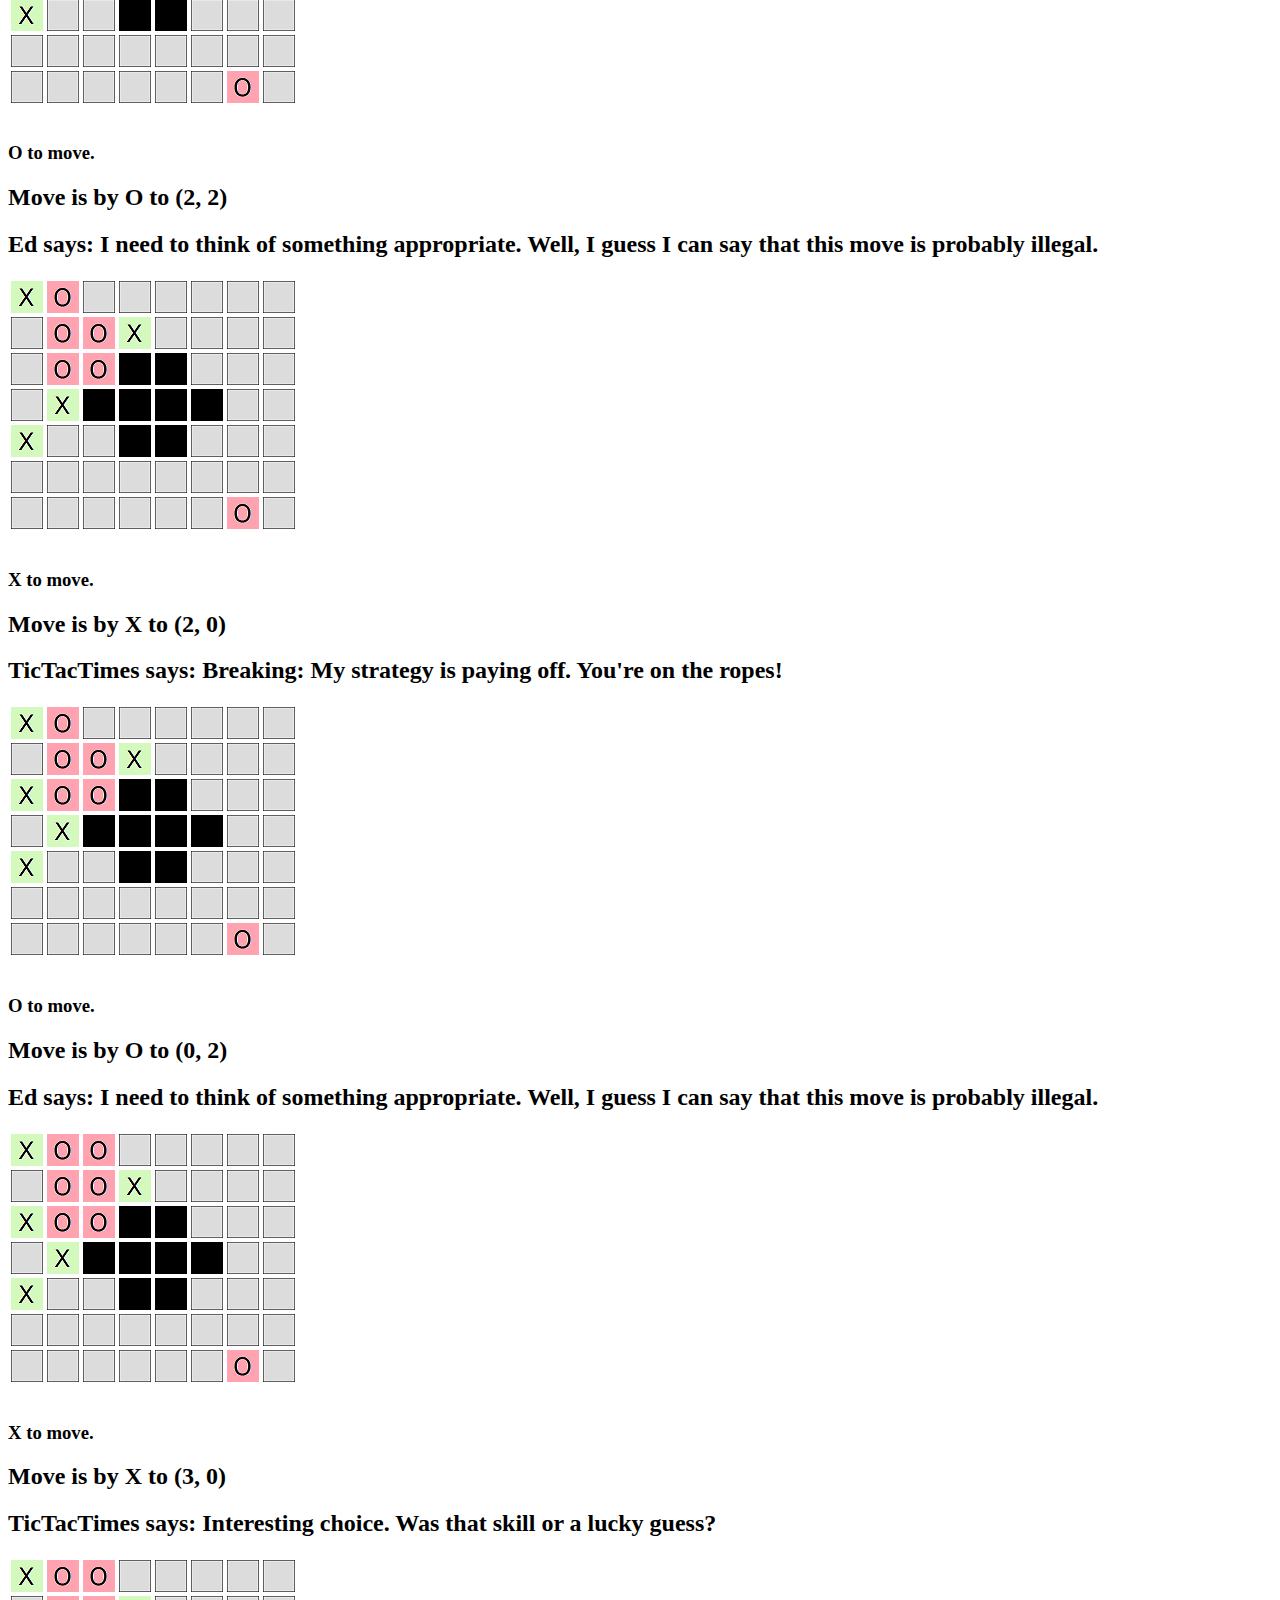
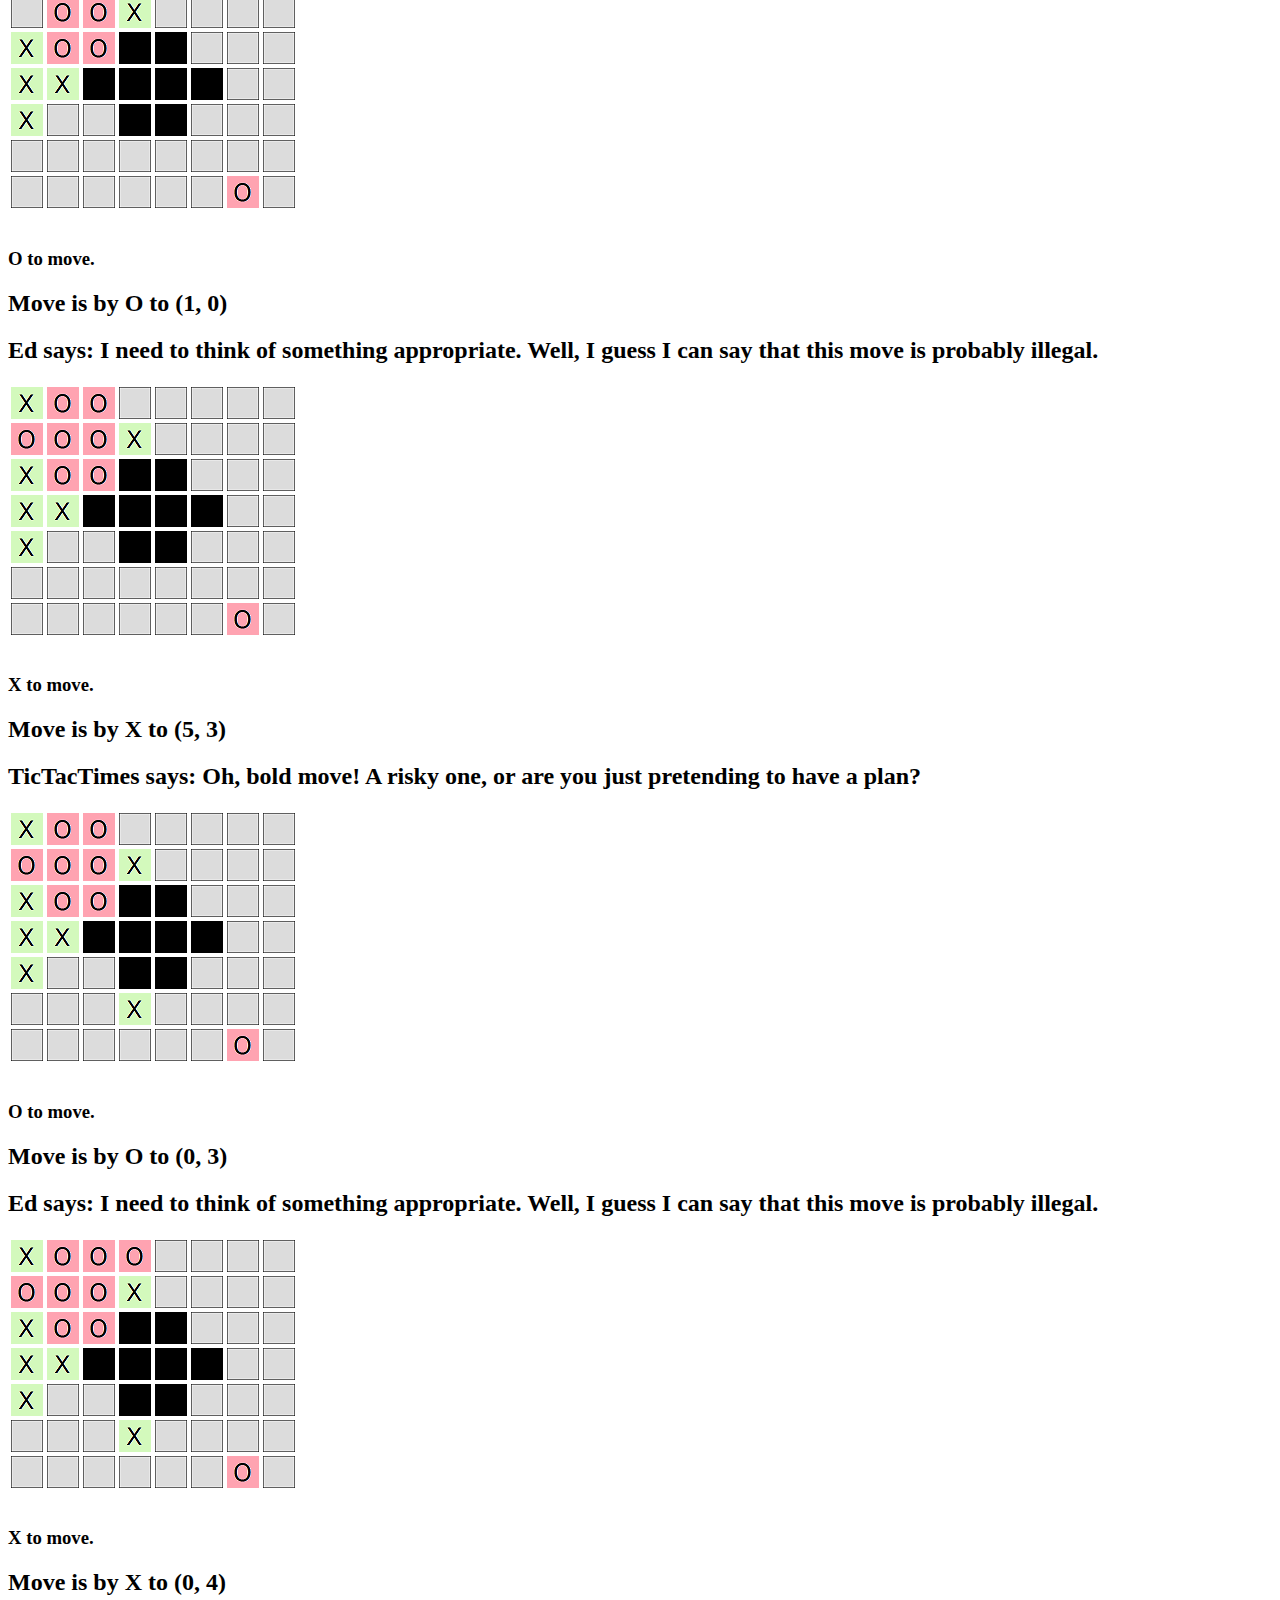
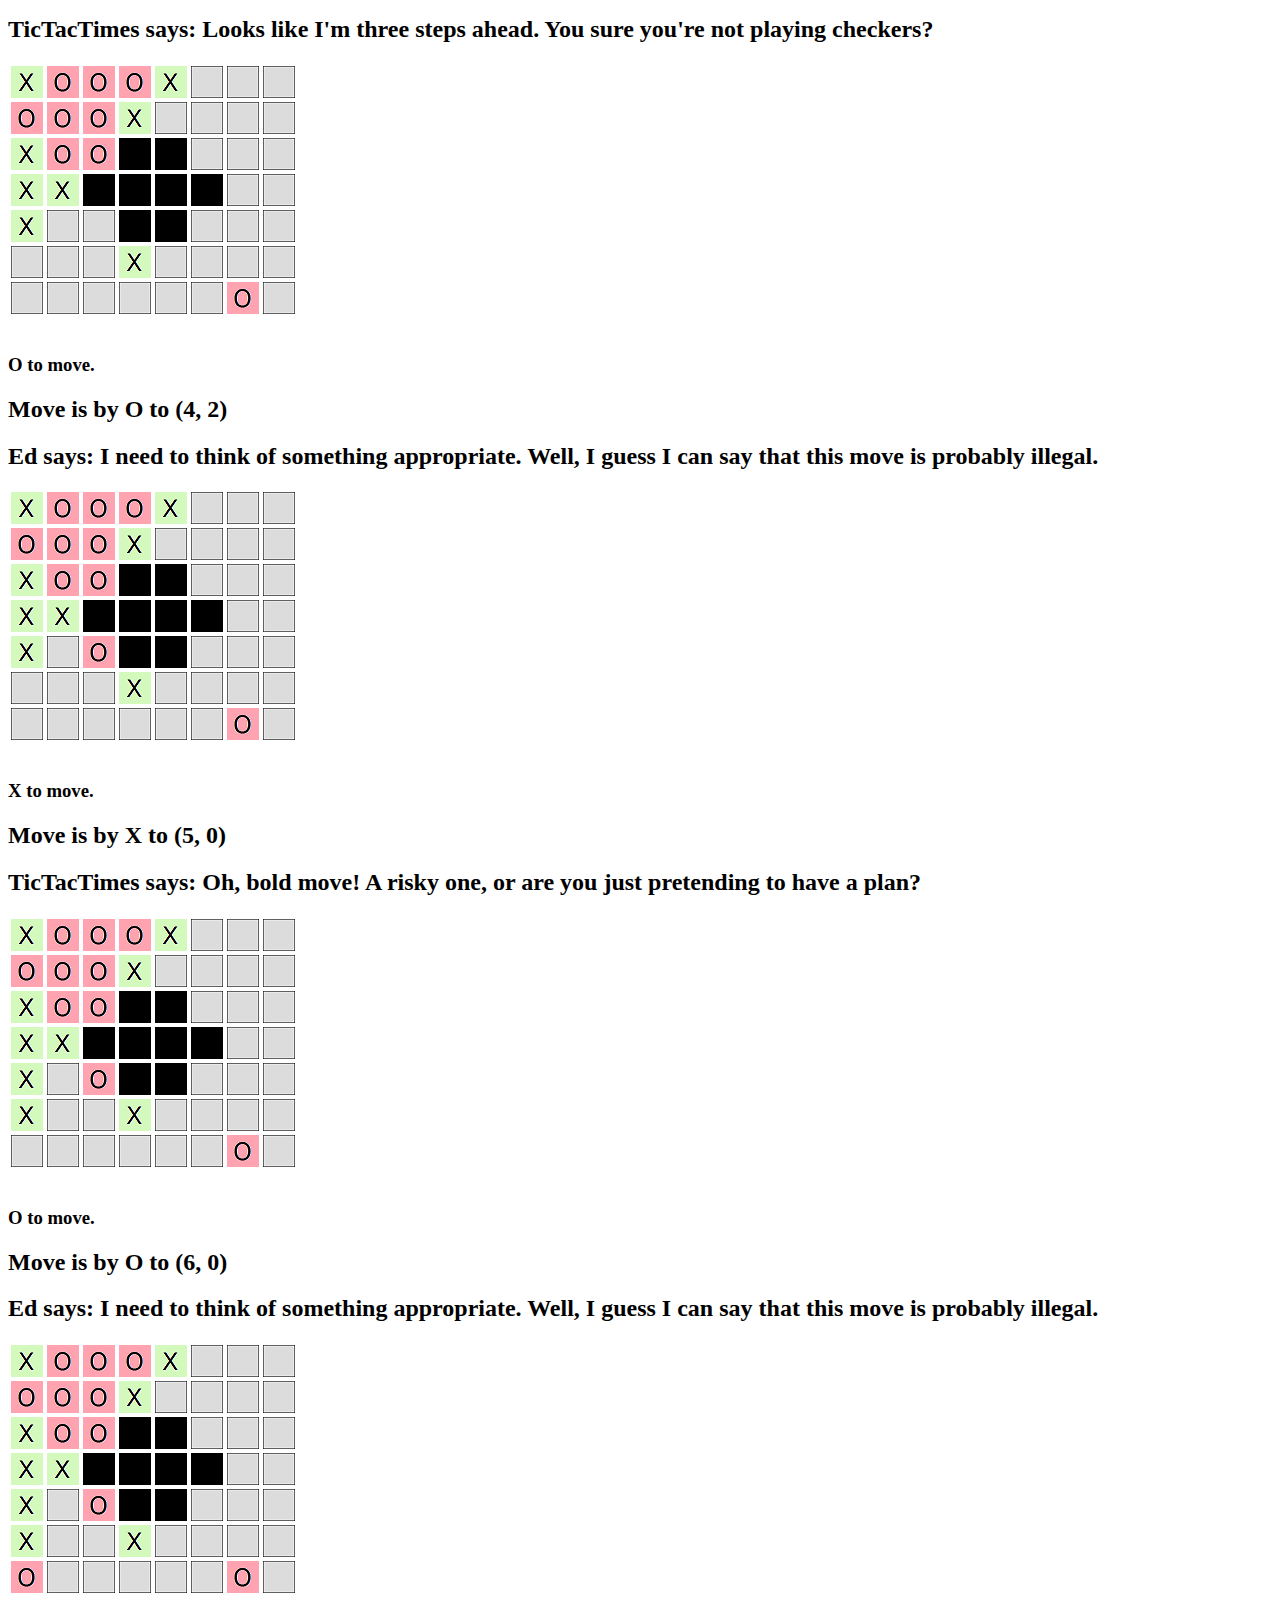
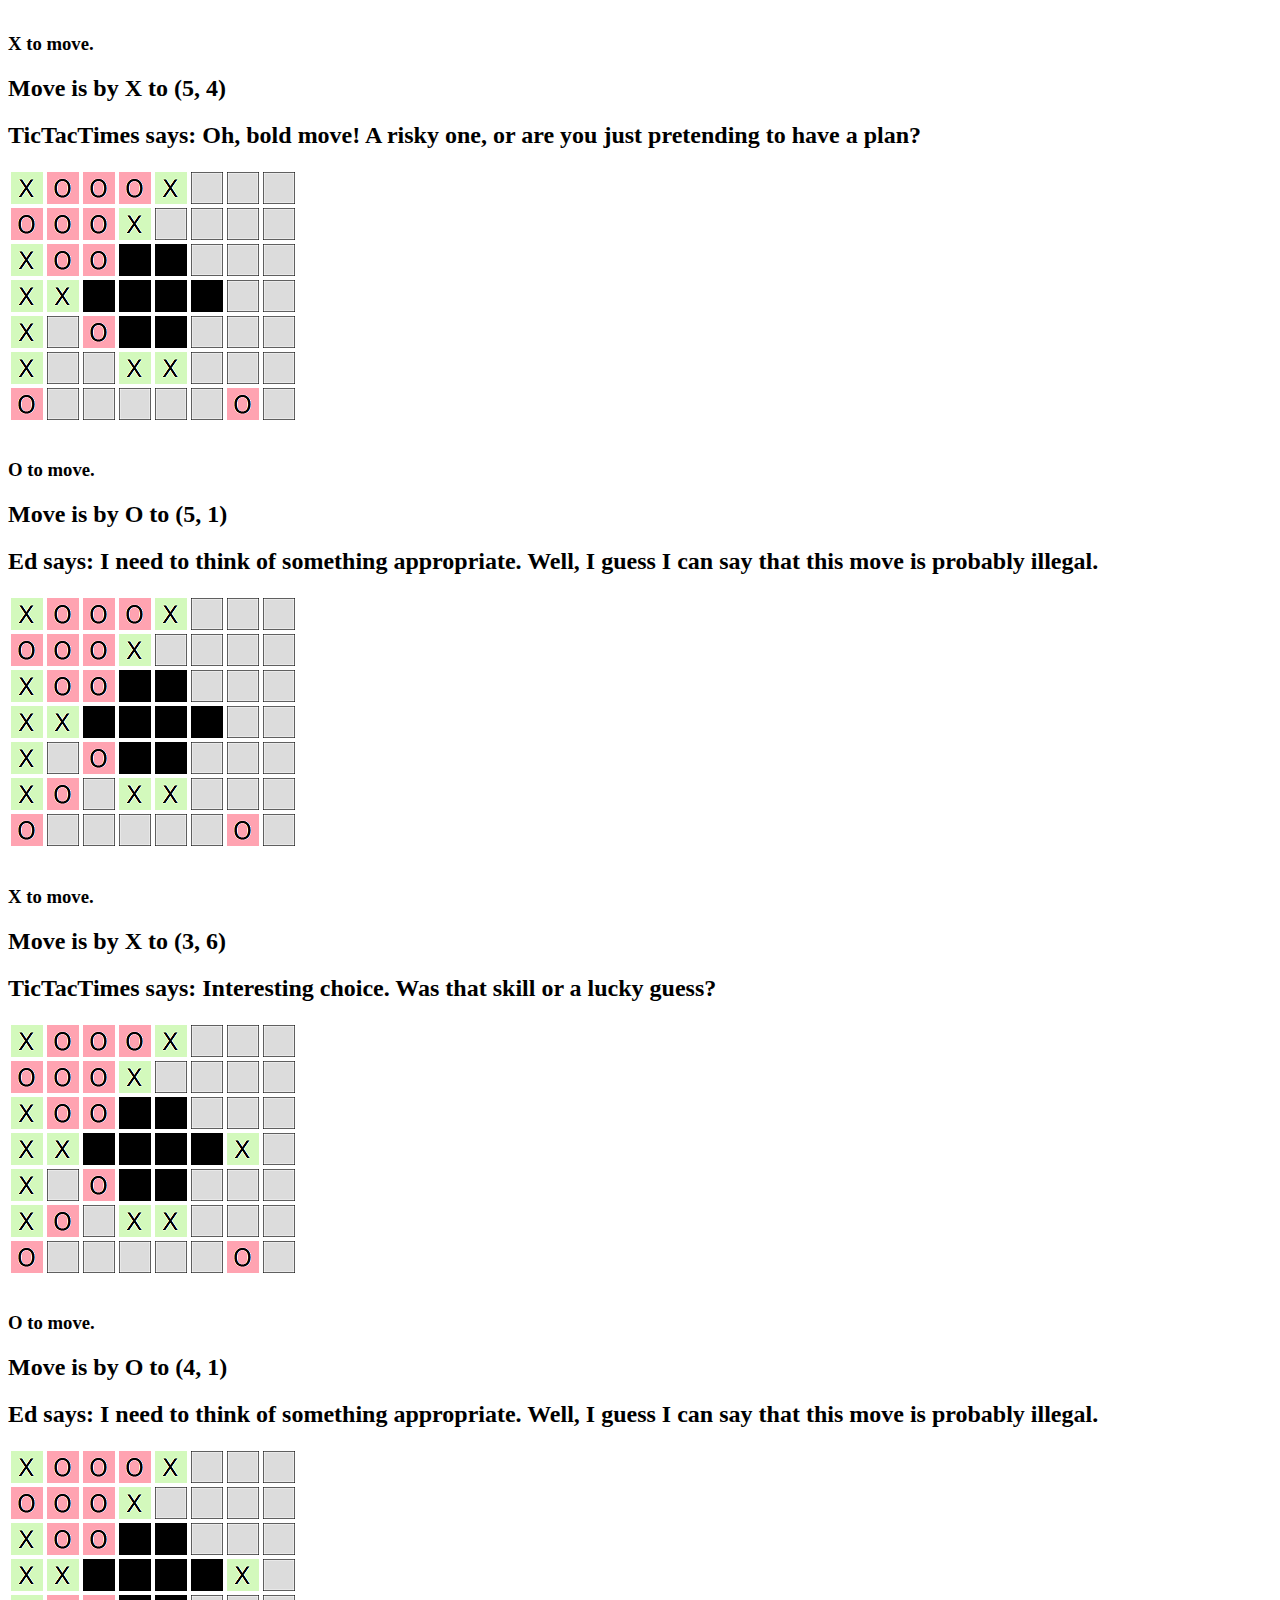
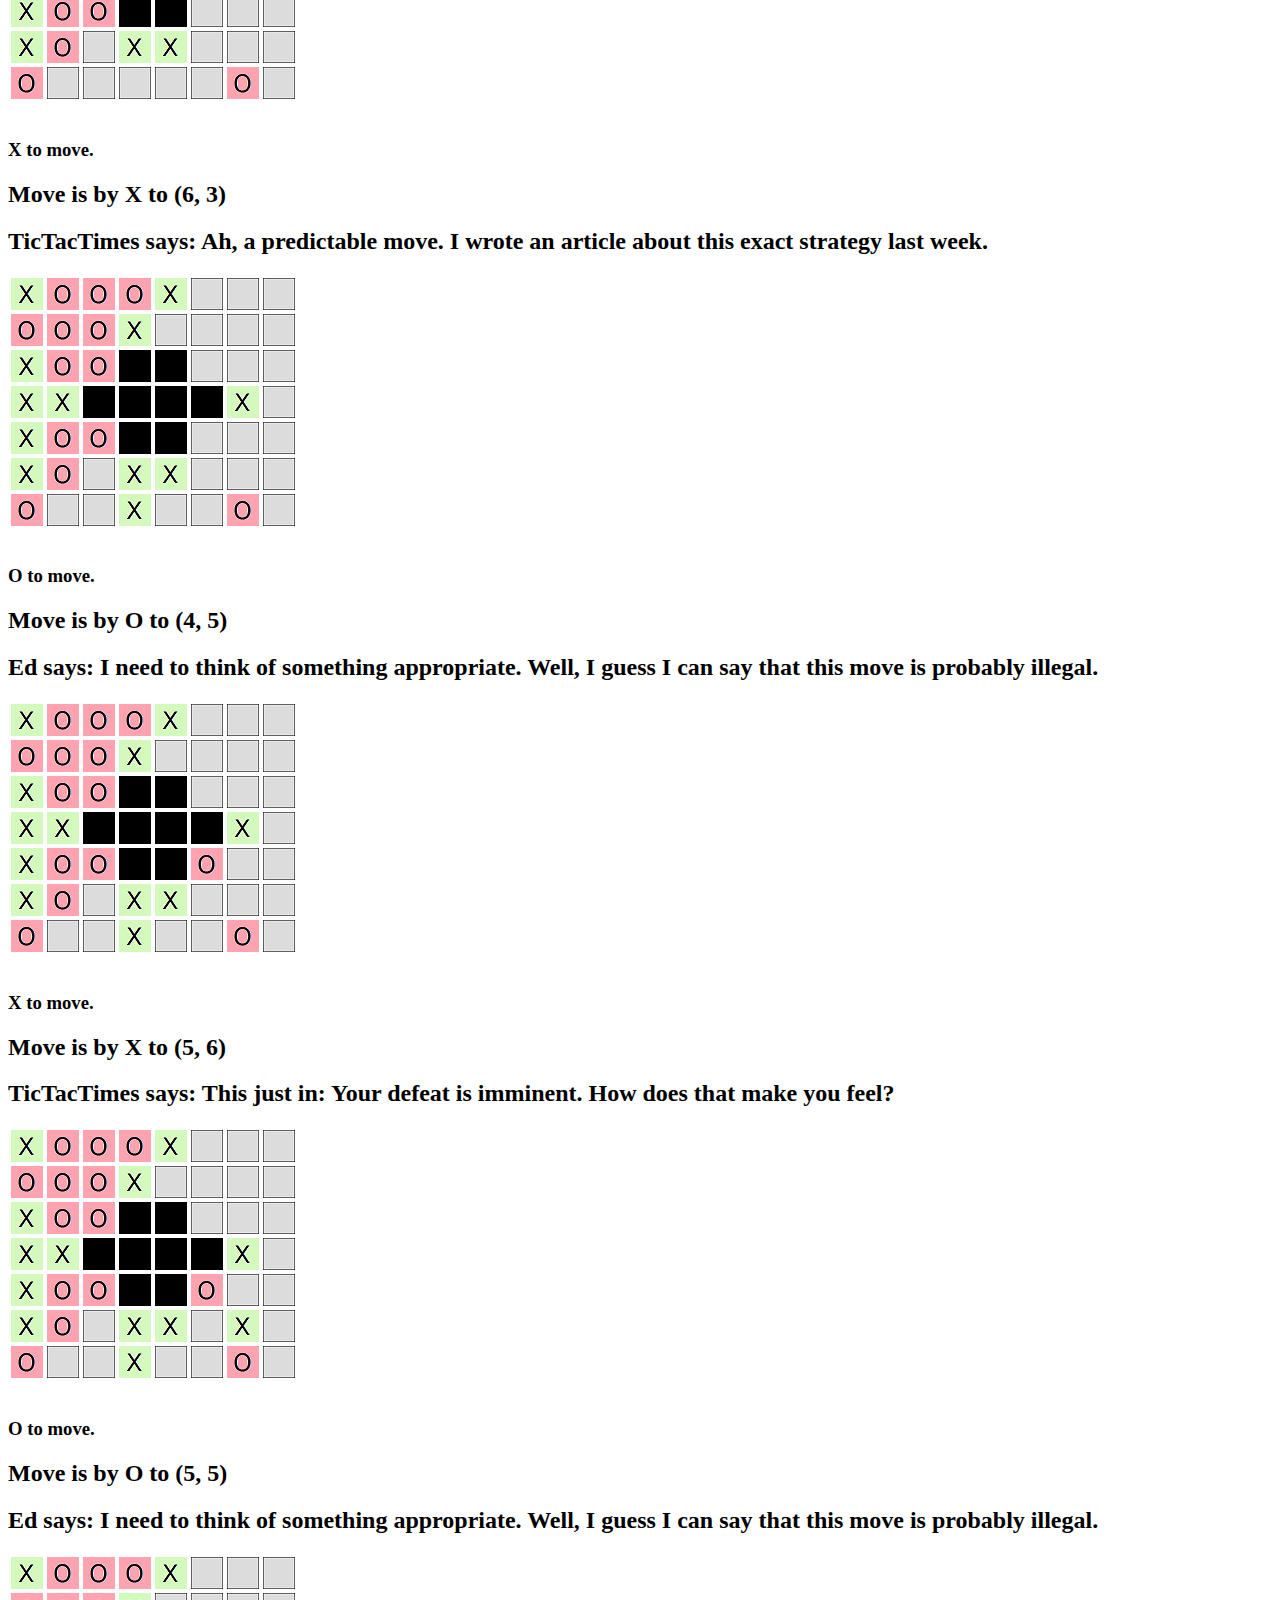
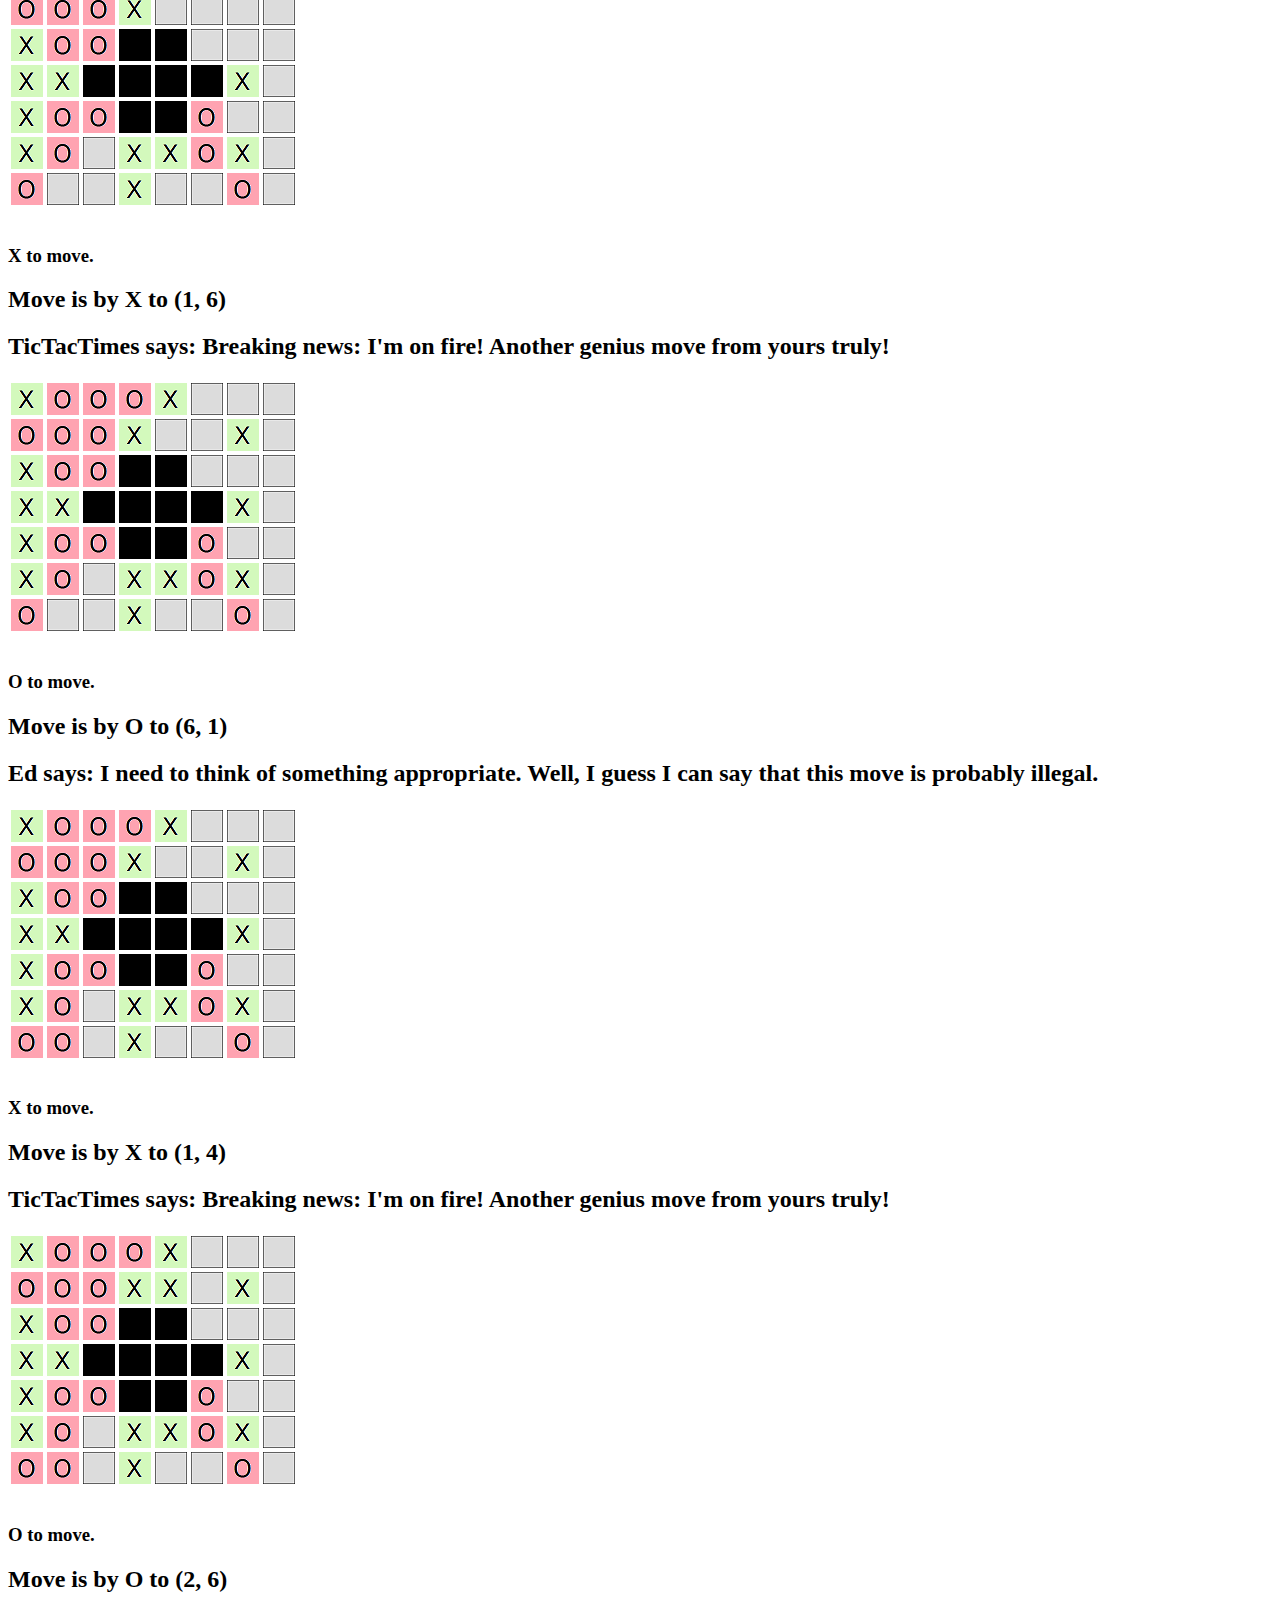
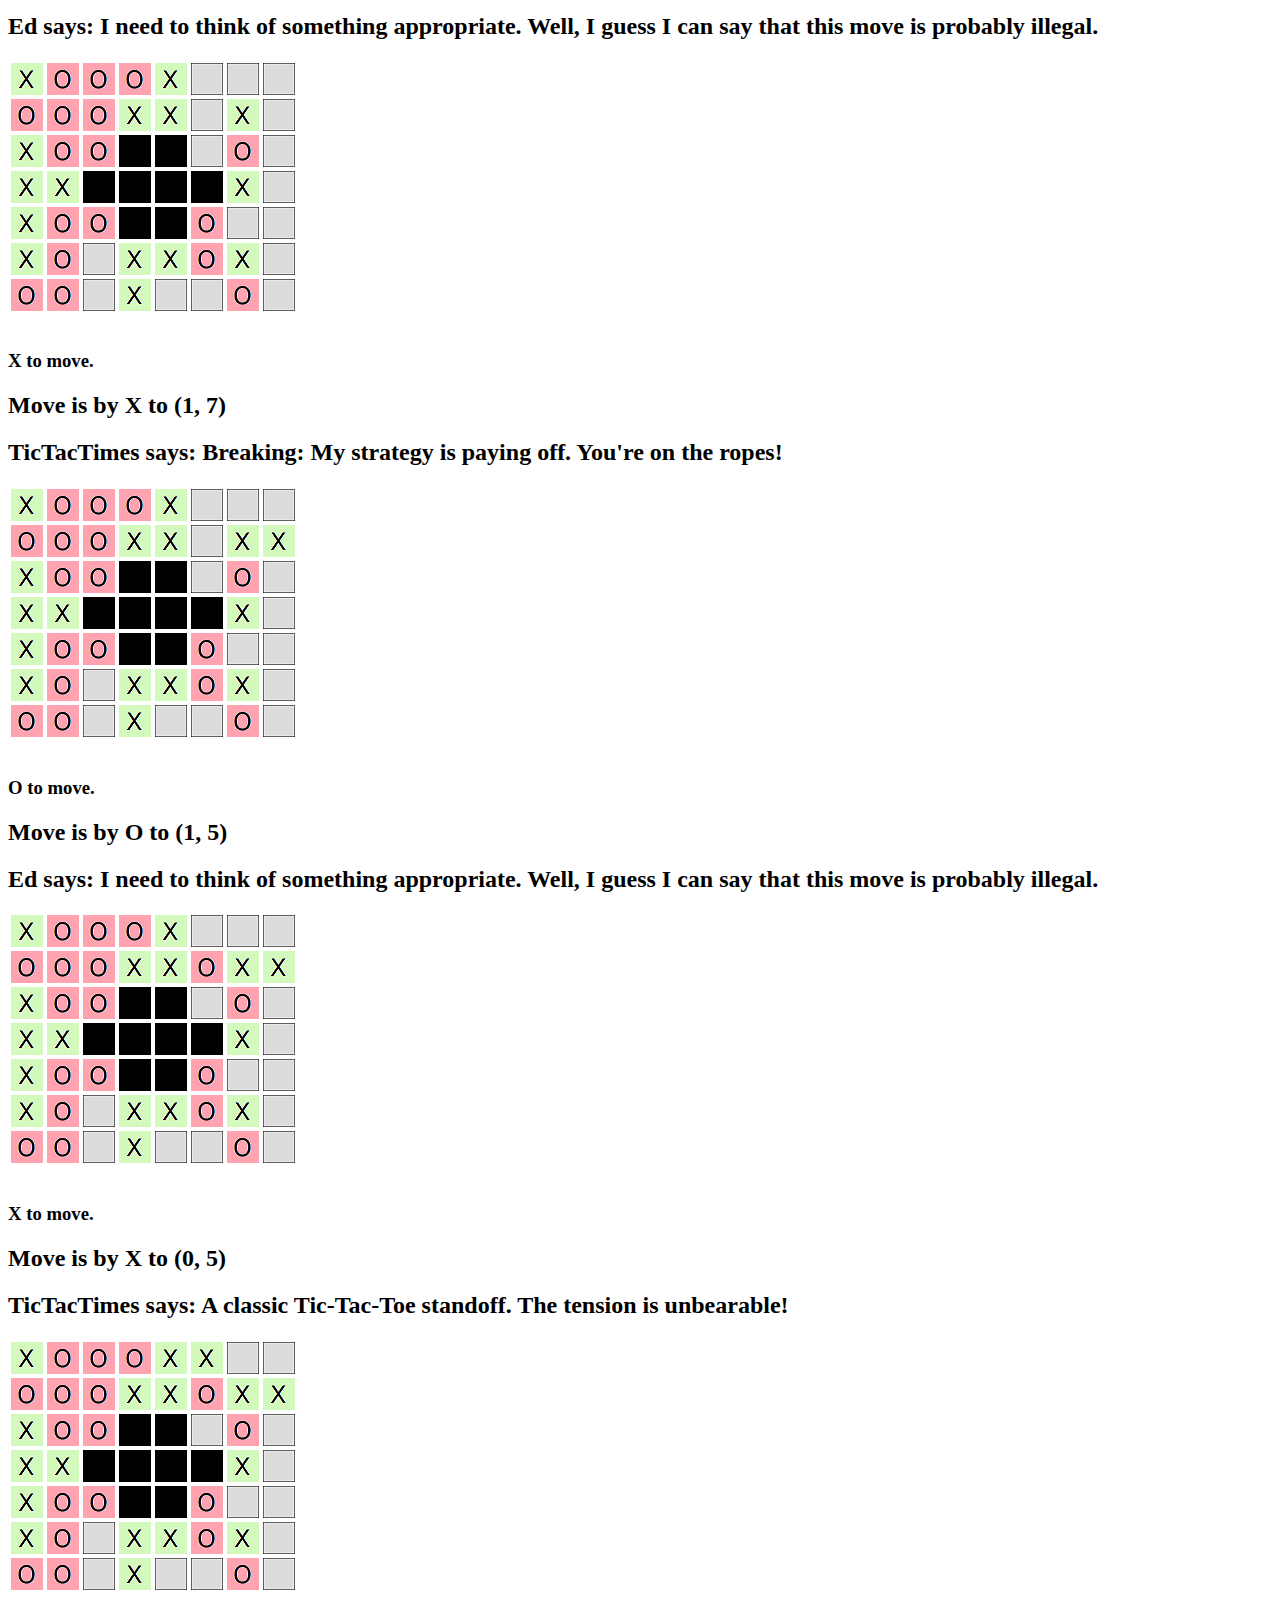
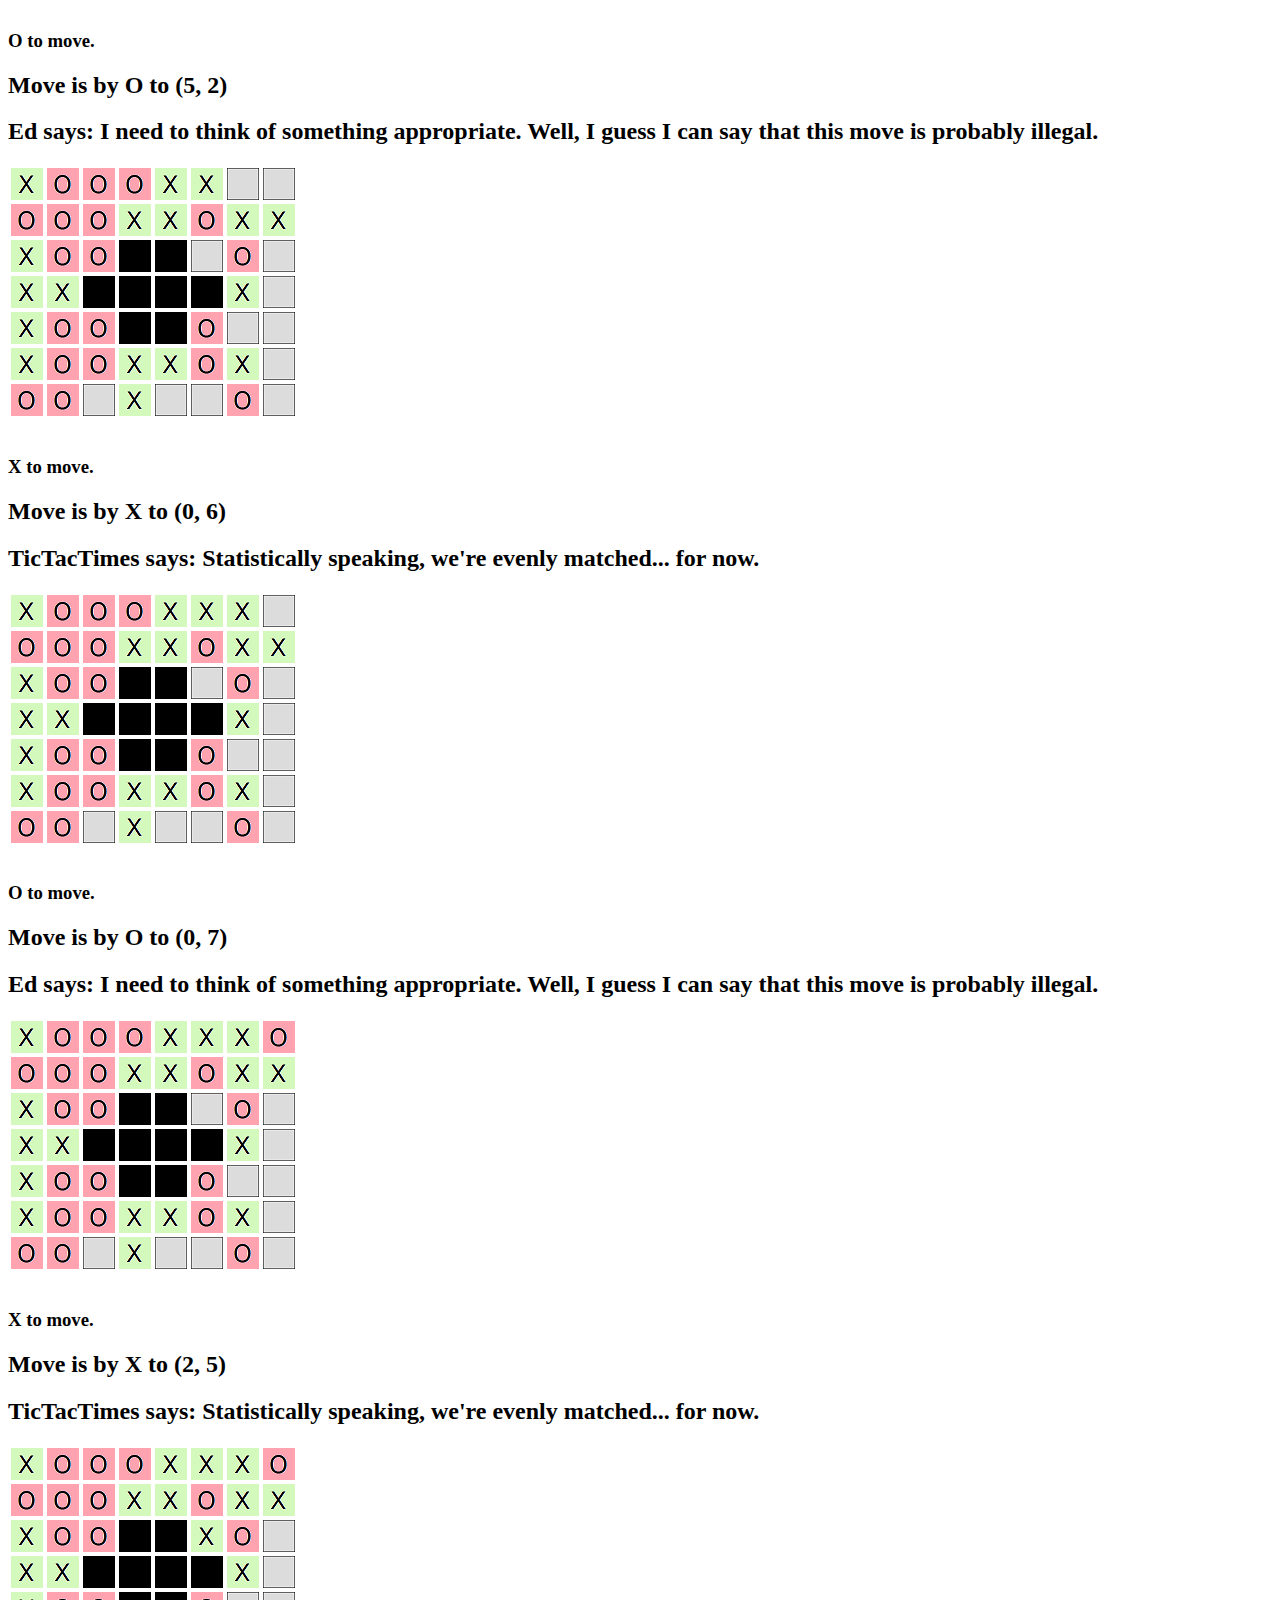
<file: TicTacTimes-vs-Ed-in-Cassini-round-1.html>
<html><head><title>K-in-a-Row game</title></head>
<body>
<h1>Game Report: TicTacTimes versus Ed in Cassini, round 1 </h1>
<table>
<tr><td><img src=gray32.png></td><td><img src=gray32.png></td><td><img src=gray32.png></td><td><img src=gray32.png></td><td><img src=gray32.png></td><td><img src=gray32.png></td><td><img src=gray32.png></td><td><img src=gray32.png></td></tr>
<tr><td><img src=gray32.png></td><td><img src=O32.png></td><td><img src=gray32.png></td><td><img src=gray32.png></td><td><img src=gray32.png></td><td><img src=gray32.png></td><td><img src=gray32.png></td><td><img src=gray32.png></td></tr>
<tr><td><img src=gray32.png></td><td><img src=gray32.png></td><td><img src=gray32.png></td><td><img src=black32.png></td><td><img src=black32.png></td><td><img src=gray32.png></td><td><img src=gray32.png></td><td><img src=gray32.png></td></tr>
<tr><td><img src=gray32.png></td><td><img src=gray32.png></td><td><img src=black32.png></td><td><img src=black32.png></td><td><img src=black32.png></td><td><img src=black32.png></td><td><img src=gray32.png></td><td><img src=gray32.png></td></tr>
<tr><td><img src=gray32.png></td><td><img src=gray32.png></td><td><img src=gray32.png></td><td><img src=black32.png></td><td><img src=black32.png></td><td><img src=gray32.png></td><td><img src=gray32.png></td><td><img src=gray32.png></td></tr>
<tr><td><img src=gray32.png></td><td><img src=gray32.png></td><td><img src=gray32.png></td><td><img src=gray32.png></td><td><img src=gray32.png></td><td><img src=gray32.png></td><td><img src=gray32.png></td><td><img src=gray32.png></td></tr>
<tr><td><img src=gray32.png></td><td><img src=gray32.png></td><td><img src=gray32.png></td><td><img src=gray32.png></td><td><img src=gray32.png></td><td><img src=gray32.png></td><td><img src=O32.png></td><td><img src=gray32.png></td></tr>
</table><br>
<h3>X to move.</h3>
<h2>Move is by X to (0, 0)</h2>
<h2>TicTacTimes says: Even if it is just my first move, you have fallen into my strategy...</h2>
<table>
<tr><td><img src=X32.png></td><td><img src=gray32.png></td><td><img src=gray32.png></td><td><img src=gray32.png></td><td><img src=gray32.png></td><td><img src=gray32.png></td><td><img src=gray32.png></td><td><img src=gray32.png></td></tr>
<tr><td><img src=gray32.png></td><td><img src=O32.png></td><td><img src=gray32.png></td><td><img src=gray32.png></td><td><img src=gray32.png></td><td><img src=gray32.png></td><td><img src=gray32.png></td><td><img src=gray32.png></td></tr>
<tr><td><img src=gray32.png></td><td><img src=gray32.png></td><td><img src=gray32.png></td><td><img src=black32.png></td><td><img src=black32.png></td><td><img src=gray32.png></td><td><img src=gray32.png></td><td><img src=gray32.png></td></tr>
<tr><td><img src=gray32.png></td><td><img src=gray32.png></td><td><img src=black32.png></td><td><img src=black32.png></td><td><img src=black32.png></td><td><img src=black32.png></td><td><img src=gray32.png></td><td><img src=gray32.png></td></tr>
<tr><td><img src=gray32.png></td><td><img src=gray32.png></td><td><img src=gray32.png></td><td><img src=black32.png></td><td><img src=black32.png></td><td><img src=gray32.png></td><td><img src=gray32.png></td><td><img src=gray32.png></td></tr>
<tr><td><img src=gray32.png></td><td><img src=gray32.png></td><td><img src=gray32.png></td><td><img src=gray32.png></td><td><img src=gray32.png></td><td><img src=gray32.png></td><td><img src=gray32.png></td><td><img src=gray32.png></td></tr>
<tr><td><img src=gray32.png></td><td><img src=gray32.png></td><td><img src=gray32.png></td><td><img src=gray32.png></td><td><img src=gray32.png></td><td><img src=gray32.png></td><td><img src=O32.png></td><td><img src=gray32.png></td></tr>
</table><br>
<h3>O to move.</h3>
<h2>Move is by O to (1, 2)</h2>
<h2>Ed says: I need to think of something appropriate.
Well, I guess I can say that this move is probably illegal.</h2>
<table>
<tr><td><img src=X32.png></td><td><img src=gray32.png></td><td><img src=gray32.png></td><td><img src=gray32.png></td><td><img src=gray32.png></td><td><img src=gray32.png></td><td><img src=gray32.png></td><td><img src=gray32.png></td></tr>
<tr><td><img src=gray32.png></td><td><img src=O32.png></td><td><img src=O32.png></td><td><img src=gray32.png></td><td><img src=gray32.png></td><td><img src=gray32.png></td><td><img src=gray32.png></td><td><img src=gray32.png></td></tr>
<tr><td><img src=gray32.png></td><td><img src=gray32.png></td><td><img src=gray32.png></td><td><img src=black32.png></td><td><img src=black32.png></td><td><img src=gray32.png></td><td><img src=gray32.png></td><td><img src=gray32.png></td></tr>
<tr><td><img src=gray32.png></td><td><img src=gray32.png></td><td><img src=black32.png></td><td><img src=black32.png></td><td><img src=black32.png></td><td><img src=black32.png></td><td><img src=gray32.png></td><td><img src=gray32.png></td></tr>
<tr><td><img src=gray32.png></td><td><img src=gray32.png></td><td><img src=gray32.png></td><td><img src=black32.png></td><td><img src=black32.png></td><td><img src=gray32.png></td><td><img src=gray32.png></td><td><img src=gray32.png></td></tr>
<tr><td><img src=gray32.png></td><td><img src=gray32.png></td><td><img src=gray32.png></td><td><img src=gray32.png></td><td><img src=gray32.png></td><td><img src=gray32.png></td><td><img src=gray32.png></td><td><img src=gray32.png></td></tr>
<tr><td><img src=gray32.png></td><td><img src=gray32.png></td><td><img src=gray32.png></td><td><img src=gray32.png></td><td><img src=gray32.png></td><td><img src=gray32.png></td><td><img src=O32.png></td><td><img src=gray32.png></td></tr>
</table><br>
<h3>X to move.</h3>
<h2>Move is by X to (1, 3)</h2>
<h2>TicTacTimes says: Ah, a predictable move. I wrote an article about this exact strategy last week.</h2>
<table>
<tr><td><img src=X32.png></td><td><img src=gray32.png></td><td><img src=gray32.png></td><td><img src=gray32.png></td><td><img src=gray32.png></td><td><img src=gray32.png></td><td><img src=gray32.png></td><td><img src=gray32.png></td></tr>
<tr><td><img src=gray32.png></td><td><img src=O32.png></td><td><img src=O32.png></td><td><img src=X32.png></td><td><img src=gray32.png></td><td><img src=gray32.png></td><td><img src=gray32.png></td><td><img src=gray32.png></td></tr>
<tr><td><img src=gray32.png></td><td><img src=gray32.png></td><td><img src=gray32.png></td><td><img src=black32.png></td><td><img src=black32.png></td><td><img src=gray32.png></td><td><img src=gray32.png></td><td><img src=gray32.png></td></tr>
<tr><td><img src=gray32.png></td><td><img src=gray32.png></td><td><img src=black32.png></td><td><img src=black32.png></td><td><img src=black32.png></td><td><img src=black32.png></td><td><img src=gray32.png></td><td><img src=gray32.png></td></tr>
<tr><td><img src=gray32.png></td><td><img src=gray32.png></td><td><img src=gray32.png></td><td><img src=black32.png></td><td><img src=black32.png></td><td><img src=gray32.png></td><td><img src=gray32.png></td><td><img src=gray32.png></td></tr>
<tr><td><img src=gray32.png></td><td><img src=gray32.png></td><td><img src=gray32.png></td><td><img src=gray32.png></td><td><img src=gray32.png></td><td><img src=gray32.png></td><td><img src=gray32.png></td><td><img src=gray32.png></td></tr>
<tr><td><img src=gray32.png></td><td><img src=gray32.png></td><td><img src=gray32.png></td><td><img src=gray32.png></td><td><img src=gray32.png></td><td><img src=gray32.png></td><td><img src=O32.png></td><td><img src=gray32.png></td></tr>
</table><br>
<h3>O to move.</h3>
<h2>Move is by O to (0, 1)</h2>
<h2>Ed says: I need to think of something appropriate.
Well, I guess I can say that this move is probably illegal.</h2>
<table>
<tr><td><img src=X32.png></td><td><img src=O32.png></td><td><img src=gray32.png></td><td><img src=gray32.png></td><td><img src=gray32.png></td><td><img src=gray32.png></td><td><img src=gray32.png></td><td><img src=gray32.png></td></tr>
<tr><td><img src=gray32.png></td><td><img src=O32.png></td><td><img src=O32.png></td><td><img src=X32.png></td><td><img src=gray32.png></td><td><img src=gray32.png></td><td><img src=gray32.png></td><td><img src=gray32.png></td></tr>
<tr><td><img src=gray32.png></td><td><img src=gray32.png></td><td><img src=gray32.png></td><td><img src=black32.png></td><td><img src=black32.png></td><td><img src=gray32.png></td><td><img src=gray32.png></td><td><img src=gray32.png></td></tr>
<tr><td><img src=gray32.png></td><td><img src=gray32.png></td><td><img src=black32.png></td><td><img src=black32.png></td><td><img src=black32.png></td><td><img src=black32.png></td><td><img src=gray32.png></td><td><img src=gray32.png></td></tr>
<tr><td><img src=gray32.png></td><td><img src=gray32.png></td><td><img src=gray32.png></td><td><img src=black32.png></td><td><img src=black32.png></td><td><img src=gray32.png></td><td><img src=gray32.png></td><td><img src=gray32.png></td></tr>
<tr><td><img src=gray32.png></td><td><img src=gray32.png></td><td><img src=gray32.png></td><td><img src=gray32.png></td><td><img src=gray32.png></td><td><img src=gray32.png></td><td><img src=gray32.png></td><td><img src=gray32.png></td></tr>
<tr><td><img src=gray32.png></td><td><img src=gray32.png></td><td><img src=gray32.png></td><td><img src=gray32.png></td><td><img src=gray32.png></td><td><img src=gray32.png></td><td><img src=O32.png></td><td><img src=gray32.png></td></tr>
</table><br>
<h3>X to move.</h3>
<h2>Move is by X to (4, 0)</h2>
<h2>TicTacTimes says: Analysts predict a 99% chance of me winning. The other 1% is just me being generous.</h2>
<table>
<tr><td><img src=X32.png></td><td><img src=O32.png></td><td><img src=gray32.png></td><td><img src=gray32.png></td><td><img src=gray32.png></td><td><img src=gray32.png></td><td><img src=gray32.png></td><td><img src=gray32.png></td></tr>
<tr><td><img src=gray32.png></td><td><img src=O32.png></td><td><img src=O32.png></td><td><img src=X32.png></td><td><img src=gray32.png></td><td><img src=gray32.png></td><td><img src=gray32.png></td><td><img src=gray32.png></td></tr>
<tr><td><img src=gray32.png></td><td><img src=gray32.png></td><td><img src=gray32.png></td><td><img src=black32.png></td><td><img src=black32.png></td><td><img src=gray32.png></td><td><img src=gray32.png></td><td><img src=gray32.png></td></tr>
<tr><td><img src=gray32.png></td><td><img src=gray32.png></td><td><img src=black32.png></td><td><img src=black32.png></td><td><img src=black32.png></td><td><img src=black32.png></td><td><img src=gray32.png></td><td><img src=gray32.png></td></tr>
<tr><td><img src=X32.png></td><td><img src=gray32.png></td><td><img src=gray32.png></td><td><img src=black32.png></td><td><img src=black32.png></td><td><img src=gray32.png></td><td><img src=gray32.png></td><td><img src=gray32.png></td></tr>
<tr><td><img src=gray32.png></td><td><img src=gray32.png></td><td><img src=gray32.png></td><td><img src=gray32.png></td><td><img src=gray32.png></td><td><img src=gray32.png></td><td><img src=gray32.png></td><td><img src=gray32.png></td></tr>
<tr><td><img src=gray32.png></td><td><img src=gray32.png></td><td><img src=gray32.png></td><td><img src=gray32.png></td><td><img src=gray32.png></td><td><img src=gray32.png></td><td><img src=O32.png></td><td><img src=gray32.png></td></tr>
</table><br>
<h3>O to move.</h3>
<h2>Move is by O to (2, 1)</h2>
<h2>Ed says: I need to think of something appropriate.
Well, I guess I can say that this move is probably illegal.</h2>
<table>
<tr><td><img src=X32.png></td><td><img src=O32.png></td><td><img src=gray32.png></td><td><img src=gray32.png></td><td><img src=gray32.png></td><td><img src=gray32.png></td><td><img src=gray32.png></td><td><img src=gray32.png></td></tr>
<tr><td><img src=gray32.png></td><td><img src=O32.png></td><td><img src=O32.png></td><td><img src=X32.png></td><td><img src=gray32.png></td><td><img src=gray32.png></td><td><img src=gray32.png></td><td><img src=gray32.png></td></tr>
<tr><td><img src=gray32.png></td><td><img src=O32.png></td><td><img src=gray32.png></td><td><img src=black32.png></td><td><img src=black32.png></td><td><img src=gray32.png></td><td><img src=gray32.png></td><td><img src=gray32.png></td></tr>
<tr><td><img src=gray32.png></td><td><img src=gray32.png></td><td><img src=black32.png></td><td><img src=black32.png></td><td><img src=black32.png></td><td><img src=black32.png></td><td><img src=gray32.png></td><td><img src=gray32.png></td></tr>
<tr><td><img src=X32.png></td><td><img src=gray32.png></td><td><img src=gray32.png></td><td><img src=black32.png></td><td><img src=black32.png></td><td><img src=gray32.png></td><td><img src=gray32.png></td><td><img src=gray32.png></td></tr>
<tr><td><img src=gray32.png></td><td><img src=gray32.png></td><td><img src=gray32.png></td><td><img src=gray32.png></td><td><img src=gray32.png></td><td><img src=gray32.png></td><td><img src=gray32.png></td><td><img src=gray32.png></td></tr>
<tr><td><img src=gray32.png></td><td><img src=gray32.png></td><td><img src=gray32.png></td><td><img src=gray32.png></td><td><img src=gray32.png></td><td><img src=gray32.png></td><td><img src=O32.png></td><td><img src=gray32.png></td></tr>
</table><br>
<h3>X to move.</h3>
<h2>Move is by X to (3, 1)</h2>
<h2>TicTacTimes says: Breaking news: I'm on fire! Another genius move from yours truly!</h2>
<table>
<tr><td><img src=X32.png></td><td><img src=O32.png></td><td><img src=gray32.png></td><td><img src=gray32.png></td><td><img src=gray32.png></td><td><img src=gray32.png></td><td><img src=gray32.png></td><td><img src=gray32.png></td></tr>
<tr><td><img src=gray32.png></td><td><img src=O32.png></td><td><img src=O32.png></td><td><img src=X32.png></td><td><img src=gray32.png></td><td><img src=gray32.png></td><td><img src=gray32.png></td><td><img src=gray32.png></td></tr>
<tr><td><img src=gray32.png></td><td><img src=O32.png></td><td><img src=gray32.png></td><td><img src=black32.png></td><td><img src=black32.png></td><td><img src=gray32.png></td><td><img src=gray32.png></td><td><img src=gray32.png></td></tr>
<tr><td><img src=gray32.png></td><td><img src=X32.png></td><td><img src=black32.png></td><td><img src=black32.png></td><td><img src=black32.png></td><td><img src=black32.png></td><td><img src=gray32.png></td><td><img src=gray32.png></td></tr>
<tr><td><img src=X32.png></td><td><img src=gray32.png></td><td><img src=gray32.png></td><td><img src=black32.png></td><td><img src=black32.png></td><td><img src=gray32.png></td><td><img src=gray32.png></td><td><img src=gray32.png></td></tr>
<tr><td><img src=gray32.png></td><td><img src=gray32.png></td><td><img src=gray32.png></td><td><img src=gray32.png></td><td><img src=gray32.png></td><td><img src=gray32.png></td><td><img src=gray32.png></td><td><img src=gray32.png></td></tr>
<tr><td><img src=gray32.png></td><td><img src=gray32.png></td><td><img src=gray32.png></td><td><img src=gray32.png></td><td><img src=gray32.png></td><td><img src=gray32.png></td><td><img src=O32.png></td><td><img src=gray32.png></td></tr>
</table><br>
<h3>O to move.</h3>
<h2>Move is by O to (2, 2)</h2>
<h2>Ed says: I need to think of something appropriate.
Well, I guess I can say that this move is probably illegal.</h2>
<table>
<tr><td><img src=X32.png></td><td><img src=O32.png></td><td><img src=gray32.png></td><td><img src=gray32.png></td><td><img src=gray32.png></td><td><img src=gray32.png></td><td><img src=gray32.png></td><td><img src=gray32.png></td></tr>
<tr><td><img src=gray32.png></td><td><img src=O32.png></td><td><img src=O32.png></td><td><img src=X32.png></td><td><img src=gray32.png></td><td><img src=gray32.png></td><td><img src=gray32.png></td><td><img src=gray32.png></td></tr>
<tr><td><img src=gray32.png></td><td><img src=O32.png></td><td><img src=O32.png></td><td><img src=black32.png></td><td><img src=black32.png></td><td><img src=gray32.png></td><td><img src=gray32.png></td><td><img src=gray32.png></td></tr>
<tr><td><img src=gray32.png></td><td><img src=X32.png></td><td><img src=black32.png></td><td><img src=black32.png></td><td><img src=black32.png></td><td><img src=black32.png></td><td><img src=gray32.png></td><td><img src=gray32.png></td></tr>
<tr><td><img src=X32.png></td><td><img src=gray32.png></td><td><img src=gray32.png></td><td><img src=black32.png></td><td><img src=black32.png></td><td><img src=gray32.png></td><td><img src=gray32.png></td><td><img src=gray32.png></td></tr>
<tr><td><img src=gray32.png></td><td><img src=gray32.png></td><td><img src=gray32.png></td><td><img src=gray32.png></td><td><img src=gray32.png></td><td><img src=gray32.png></td><td><img src=gray32.png></td><td><img src=gray32.png></td></tr>
<tr><td><img src=gray32.png></td><td><img src=gray32.png></td><td><img src=gray32.png></td><td><img src=gray32.png></td><td><img src=gray32.png></td><td><img src=gray32.png></td><td><img src=O32.png></td><td><img src=gray32.png></td></tr>
</table><br>
<h3>X to move.</h3>
<h2>Move is by X to (2, 0)</h2>
<h2>TicTacTimes says: Breaking: My strategy is paying off. You're on the ropes!</h2>
<table>
<tr><td><img src=X32.png></td><td><img src=O32.png></td><td><img src=gray32.png></td><td><img src=gray32.png></td><td><img src=gray32.png></td><td><img src=gray32.png></td><td><img src=gray32.png></td><td><img src=gray32.png></td></tr>
<tr><td><img src=gray32.png></td><td><img src=O32.png></td><td><img src=O32.png></td><td><img src=X32.png></td><td><img src=gray32.png></td><td><img src=gray32.png></td><td><img src=gray32.png></td><td><img src=gray32.png></td></tr>
<tr><td><img src=X32.png></td><td><img src=O32.png></td><td><img src=O32.png></td><td><img src=black32.png></td><td><img src=black32.png></td><td><img src=gray32.png></td><td><img src=gray32.png></td><td><img src=gray32.png></td></tr>
<tr><td><img src=gray32.png></td><td><img src=X32.png></td><td><img src=black32.png></td><td><img src=black32.png></td><td><img src=black32.png></td><td><img src=black32.png></td><td><img src=gray32.png></td><td><img src=gray32.png></td></tr>
<tr><td><img src=X32.png></td><td><img src=gray32.png></td><td><img src=gray32.png></td><td><img src=black32.png></td><td><img src=black32.png></td><td><img src=gray32.png></td><td><img src=gray32.png></td><td><img src=gray32.png></td></tr>
<tr><td><img src=gray32.png></td><td><img src=gray32.png></td><td><img src=gray32.png></td><td><img src=gray32.png></td><td><img src=gray32.png></td><td><img src=gray32.png></td><td><img src=gray32.png></td><td><img src=gray32.png></td></tr>
<tr><td><img src=gray32.png></td><td><img src=gray32.png></td><td><img src=gray32.png></td><td><img src=gray32.png></td><td><img src=gray32.png></td><td><img src=gray32.png></td><td><img src=O32.png></td><td><img src=gray32.png></td></tr>
</table><br>
<h3>O to move.</h3>
<h2>Move is by O to (0, 2)</h2>
<h2>Ed says: I need to think of something appropriate.
Well, I guess I can say that this move is probably illegal.</h2>
<table>
<tr><td><img src=X32.png></td><td><img src=O32.png></td><td><img src=O32.png></td><td><img src=gray32.png></td><td><img src=gray32.png></td><td><img src=gray32.png></td><td><img src=gray32.png></td><td><img src=gray32.png></td></tr>
<tr><td><img src=gray32.png></td><td><img src=O32.png></td><td><img src=O32.png></td><td><img src=X32.png></td><td><img src=gray32.png></td><td><img src=gray32.png></td><td><img src=gray32.png></td><td><img src=gray32.png></td></tr>
<tr><td><img src=X32.png></td><td><img src=O32.png></td><td><img src=O32.png></td><td><img src=black32.png></td><td><img src=black32.png></td><td><img src=gray32.png></td><td><img src=gray32.png></td><td><img src=gray32.png></td></tr>
<tr><td><img src=gray32.png></td><td><img src=X32.png></td><td><img src=black32.png></td><td><img src=black32.png></td><td><img src=black32.png></td><td><img src=black32.png></td><td><img src=gray32.png></td><td><img src=gray32.png></td></tr>
<tr><td><img src=X32.png></td><td><img src=gray32.png></td><td><img src=gray32.png></td><td><img src=black32.png></td><td><img src=black32.png></td><td><img src=gray32.png></td><td><img src=gray32.png></td><td><img src=gray32.png></td></tr>
<tr><td><img src=gray32.png></td><td><img src=gray32.png></td><td><img src=gray32.png></td><td><img src=gray32.png></td><td><img src=gray32.png></td><td><img src=gray32.png></td><td><img src=gray32.png></td><td><img src=gray32.png></td></tr>
<tr><td><img src=gray32.png></td><td><img src=gray32.png></td><td><img src=gray32.png></td><td><img src=gray32.png></td><td><img src=gray32.png></td><td><img src=gray32.png></td><td><img src=O32.png></td><td><img src=gray32.png></td></tr>
</table><br>
<h3>X to move.</h3>
<h2>Move is by X to (3, 0)</h2>
<h2>TicTacTimes says: Interesting choice. Was that skill or a lucky guess?</h2>
<table>
<tr><td><img src=X32.png></td><td><img src=O32.png></td><td><img src=O32.png></td><td><img src=gray32.png></td><td><img src=gray32.png></td><td><img src=gray32.png></td><td><img src=gray32.png></td><td><img src=gray32.png></td></tr>
<tr><td><img src=gray32.png></td><td><img src=O32.png></td><td><img src=O32.png></td><td><img src=X32.png></td><td><img src=gray32.png></td><td><img src=gray32.png></td><td><img src=gray32.png></td><td><img src=gray32.png></td></tr>
<tr><td><img src=X32.png></td><td><img src=O32.png></td><td><img src=O32.png></td><td><img src=black32.png></td><td><img src=black32.png></td><td><img src=gray32.png></td><td><img src=gray32.png></td><td><img src=gray32.png></td></tr>
<tr><td><img src=X32.png></td><td><img src=X32.png></td><td><img src=black32.png></td><td><img src=black32.png></td><td><img src=black32.png></td><td><img src=black32.png></td><td><img src=gray32.png></td><td><img src=gray32.png></td></tr>
<tr><td><img src=X32.png></td><td><img src=gray32.png></td><td><img src=gray32.png></td><td><img src=black32.png></td><td><img src=black32.png></td><td><img src=gray32.png></td><td><img src=gray32.png></td><td><img src=gray32.png></td></tr>
<tr><td><img src=gray32.png></td><td><img src=gray32.png></td><td><img src=gray32.png></td><td><img src=gray32.png></td><td><img src=gray32.png></td><td><img src=gray32.png></td><td><img src=gray32.png></td><td><img src=gray32.png></td></tr>
<tr><td><img src=gray32.png></td><td><img src=gray32.png></td><td><img src=gray32.png></td><td><img src=gray32.png></td><td><img src=gray32.png></td><td><img src=gray32.png></td><td><img src=O32.png></td><td><img src=gray32.png></td></tr>
</table><br>
<h3>O to move.</h3>
<h2>Move is by O to (1, 0)</h2>
<h2>Ed says: I need to think of something appropriate.
Well, I guess I can say that this move is probably illegal.</h2>
<table>
<tr><td><img src=X32.png></td><td><img src=O32.png></td><td><img src=O32.png></td><td><img src=gray32.png></td><td><img src=gray32.png></td><td><img src=gray32.png></td><td><img src=gray32.png></td><td><img src=gray32.png></td></tr>
<tr><td><img src=O32.png></td><td><img src=O32.png></td><td><img src=O32.png></td><td><img src=X32.png></td><td><img src=gray32.png></td><td><img src=gray32.png></td><td><img src=gray32.png></td><td><img src=gray32.png></td></tr>
<tr><td><img src=X32.png></td><td><img src=O32.png></td><td><img src=O32.png></td><td><img src=black32.png></td><td><img src=black32.png></td><td><img src=gray32.png></td><td><img src=gray32.png></td><td><img src=gray32.png></td></tr>
<tr><td><img src=X32.png></td><td><img src=X32.png></td><td><img src=black32.png></td><td><img src=black32.png></td><td><img src=black32.png></td><td><img src=black32.png></td><td><img src=gray32.png></td><td><img src=gray32.png></td></tr>
<tr><td><img src=X32.png></td><td><img src=gray32.png></td><td><img src=gray32.png></td><td><img src=black32.png></td><td><img src=black32.png></td><td><img src=gray32.png></td><td><img src=gray32.png></td><td><img src=gray32.png></td></tr>
<tr><td><img src=gray32.png></td><td><img src=gray32.png></td><td><img src=gray32.png></td><td><img src=gray32.png></td><td><img src=gray32.png></td><td><img src=gray32.png></td><td><img src=gray32.png></td><td><img src=gray32.png></td></tr>
<tr><td><img src=gray32.png></td><td><img src=gray32.png></td><td><img src=gray32.png></td><td><img src=gray32.png></td><td><img src=gray32.png></td><td><img src=gray32.png></td><td><img src=O32.png></td><td><img src=gray32.png></td></tr>
</table><br>
<h3>X to move.</h3>
<h2>Move is by X to (5, 3)</h2>
<h2>TicTacTimes says: Oh, bold move! A risky one, or are you just pretending to have a plan?</h2>
<table>
<tr><td><img src=X32.png></td><td><img src=O32.png></td><td><img src=O32.png></td><td><img src=gray32.png></td><td><img src=gray32.png></td><td><img src=gray32.png></td><td><img src=gray32.png></td><td><img src=gray32.png></td></tr>
<tr><td><img src=O32.png></td><td><img src=O32.png></td><td><img src=O32.png></td><td><img src=X32.png></td><td><img src=gray32.png></td><td><img src=gray32.png></td><td><img src=gray32.png></td><td><img src=gray32.png></td></tr>
<tr><td><img src=X32.png></td><td><img src=O32.png></td><td><img src=O32.png></td><td><img src=black32.png></td><td><img src=black32.png></td><td><img src=gray32.png></td><td><img src=gray32.png></td><td><img src=gray32.png></td></tr>
<tr><td><img src=X32.png></td><td><img src=X32.png></td><td><img src=black32.png></td><td><img src=black32.png></td><td><img src=black32.png></td><td><img src=black32.png></td><td><img src=gray32.png></td><td><img src=gray32.png></td></tr>
<tr><td><img src=X32.png></td><td><img src=gray32.png></td><td><img src=gray32.png></td><td><img src=black32.png></td><td><img src=black32.png></td><td><img src=gray32.png></td><td><img src=gray32.png></td><td><img src=gray32.png></td></tr>
<tr><td><img src=gray32.png></td><td><img src=gray32.png></td><td><img src=gray32.png></td><td><img src=X32.png></td><td><img src=gray32.png></td><td><img src=gray32.png></td><td><img src=gray32.png></td><td><img src=gray32.png></td></tr>
<tr><td><img src=gray32.png></td><td><img src=gray32.png></td><td><img src=gray32.png></td><td><img src=gray32.png></td><td><img src=gray32.png></td><td><img src=gray32.png></td><td><img src=O32.png></td><td><img src=gray32.png></td></tr>
</table><br>
<h3>O to move.</h3>
<h2>Move is by O to (0, 3)</h2>
<h2>Ed says: I need to think of something appropriate.
Well, I guess I can say that this move is probably illegal.</h2>
<table>
<tr><td><img src=X32.png></td><td><img src=O32.png></td><td><img src=O32.png></td><td><img src=O32.png></td><td><img src=gray32.png></td><td><img src=gray32.png></td><td><img src=gray32.png></td><td><img src=gray32.png></td></tr>
<tr><td><img src=O32.png></td><td><img src=O32.png></td><td><img src=O32.png></td><td><img src=X32.png></td><td><img src=gray32.png></td><td><img src=gray32.png></td><td><img src=gray32.png></td><td><img src=gray32.png></td></tr>
<tr><td><img src=X32.png></td><td><img src=O32.png></td><td><img src=O32.png></td><td><img src=black32.png></td><td><img src=black32.png></td><td><img src=gray32.png></td><td><img src=gray32.png></td><td><img src=gray32.png></td></tr>
<tr><td><img src=X32.png></td><td><img src=X32.png></td><td><img src=black32.png></td><td><img src=black32.png></td><td><img src=black32.png></td><td><img src=black32.png></td><td><img src=gray32.png></td><td><img src=gray32.png></td></tr>
<tr><td><img src=X32.png></td><td><img src=gray32.png></td><td><img src=gray32.png></td><td><img src=black32.png></td><td><img src=black32.png></td><td><img src=gray32.png></td><td><img src=gray32.png></td><td><img src=gray32.png></td></tr>
<tr><td><img src=gray32.png></td><td><img src=gray32.png></td><td><img src=gray32.png></td><td><img src=X32.png></td><td><img src=gray32.png></td><td><img src=gray32.png></td><td><img src=gray32.png></td><td><img src=gray32.png></td></tr>
<tr><td><img src=gray32.png></td><td><img src=gray32.png></td><td><img src=gray32.png></td><td><img src=gray32.png></td><td><img src=gray32.png></td><td><img src=gray32.png></td><td><img src=O32.png></td><td><img src=gray32.png></td></tr>
</table><br>
<h3>X to move.</h3>
<h2>Move is by X to (0, 4)</h2>
<h2>TicTacTimes says: Looks like I'm three steps ahead. You sure you're not playing checkers?</h2>
<table>
<tr><td><img src=X32.png></td><td><img src=O32.png></td><td><img src=O32.png></td><td><img src=O32.png></td><td><img src=X32.png></td><td><img src=gray32.png></td><td><img src=gray32.png></td><td><img src=gray32.png></td></tr>
<tr><td><img src=O32.png></td><td><img src=O32.png></td><td><img src=O32.png></td><td><img src=X32.png></td><td><img src=gray32.png></td><td><img src=gray32.png></td><td><img src=gray32.png></td><td><img src=gray32.png></td></tr>
<tr><td><img src=X32.png></td><td><img src=O32.png></td><td><img src=O32.png></td><td><img src=black32.png></td><td><img src=black32.png></td><td><img src=gray32.png></td><td><img src=gray32.png></td><td><img src=gray32.png></td></tr>
<tr><td><img src=X32.png></td><td><img src=X32.png></td><td><img src=black32.png></td><td><img src=black32.png></td><td><img src=black32.png></td><td><img src=black32.png></td><td><img src=gray32.png></td><td><img src=gray32.png></td></tr>
<tr><td><img src=X32.png></td><td><img src=gray32.png></td><td><img src=gray32.png></td><td><img src=black32.png></td><td><img src=black32.png></td><td><img src=gray32.png></td><td><img src=gray32.png></td><td><img src=gray32.png></td></tr>
<tr><td><img src=gray32.png></td><td><img src=gray32.png></td><td><img src=gray32.png></td><td><img src=X32.png></td><td><img src=gray32.png></td><td><img src=gray32.png></td><td><img src=gray32.png></td><td><img src=gray32.png></td></tr>
<tr><td><img src=gray32.png></td><td><img src=gray32.png></td><td><img src=gray32.png></td><td><img src=gray32.png></td><td><img src=gray32.png></td><td><img src=gray32.png></td><td><img src=O32.png></td><td><img src=gray32.png></td></tr>
</table><br>
<h3>O to move.</h3>
<h2>Move is by O to (4, 2)</h2>
<h2>Ed says: I need to think of something appropriate.
Well, I guess I can say that this move is probably illegal.</h2>
<table>
<tr><td><img src=X32.png></td><td><img src=O32.png></td><td><img src=O32.png></td><td><img src=O32.png></td><td><img src=X32.png></td><td><img src=gray32.png></td><td><img src=gray32.png></td><td><img src=gray32.png></td></tr>
<tr><td><img src=O32.png></td><td><img src=O32.png></td><td><img src=O32.png></td><td><img src=X32.png></td><td><img src=gray32.png></td><td><img src=gray32.png></td><td><img src=gray32.png></td><td><img src=gray32.png></td></tr>
<tr><td><img src=X32.png></td><td><img src=O32.png></td><td><img src=O32.png></td><td><img src=black32.png></td><td><img src=black32.png></td><td><img src=gray32.png></td><td><img src=gray32.png></td><td><img src=gray32.png></td></tr>
<tr><td><img src=X32.png></td><td><img src=X32.png></td><td><img src=black32.png></td><td><img src=black32.png></td><td><img src=black32.png></td><td><img src=black32.png></td><td><img src=gray32.png></td><td><img src=gray32.png></td></tr>
<tr><td><img src=X32.png></td><td><img src=gray32.png></td><td><img src=O32.png></td><td><img src=black32.png></td><td><img src=black32.png></td><td><img src=gray32.png></td><td><img src=gray32.png></td><td><img src=gray32.png></td></tr>
<tr><td><img src=gray32.png></td><td><img src=gray32.png></td><td><img src=gray32.png></td><td><img src=X32.png></td><td><img src=gray32.png></td><td><img src=gray32.png></td><td><img src=gray32.png></td><td><img src=gray32.png></td></tr>
<tr><td><img src=gray32.png></td><td><img src=gray32.png></td><td><img src=gray32.png></td><td><img src=gray32.png></td><td><img src=gray32.png></td><td><img src=gray32.png></td><td><img src=O32.png></td><td><img src=gray32.png></td></tr>
</table><br>
<h3>X to move.</h3>
<h2>Move is by X to (5, 0)</h2>
<h2>TicTacTimes says: Oh, bold move! A risky one, or are you just pretending to have a plan?</h2>
<table>
<tr><td><img src=X32.png></td><td><img src=O32.png></td><td><img src=O32.png></td><td><img src=O32.png></td><td><img src=X32.png></td><td><img src=gray32.png></td><td><img src=gray32.png></td><td><img src=gray32.png></td></tr>
<tr><td><img src=O32.png></td><td><img src=O32.png></td><td><img src=O32.png></td><td><img src=X32.png></td><td><img src=gray32.png></td><td><img src=gray32.png></td><td><img src=gray32.png></td><td><img src=gray32.png></td></tr>
<tr><td><img src=X32.png></td><td><img src=O32.png></td><td><img src=O32.png></td><td><img src=black32.png></td><td><img src=black32.png></td><td><img src=gray32.png></td><td><img src=gray32.png></td><td><img src=gray32.png></td></tr>
<tr><td><img src=X32.png></td><td><img src=X32.png></td><td><img src=black32.png></td><td><img src=black32.png></td><td><img src=black32.png></td><td><img src=black32.png></td><td><img src=gray32.png></td><td><img src=gray32.png></td></tr>
<tr><td><img src=X32.png></td><td><img src=gray32.png></td><td><img src=O32.png></td><td><img src=black32.png></td><td><img src=black32.png></td><td><img src=gray32.png></td><td><img src=gray32.png></td><td><img src=gray32.png></td></tr>
<tr><td><img src=X32.png></td><td><img src=gray32.png></td><td><img src=gray32.png></td><td><img src=X32.png></td><td><img src=gray32.png></td><td><img src=gray32.png></td><td><img src=gray32.png></td><td><img src=gray32.png></td></tr>
<tr><td><img src=gray32.png></td><td><img src=gray32.png></td><td><img src=gray32.png></td><td><img src=gray32.png></td><td><img src=gray32.png></td><td><img src=gray32.png></td><td><img src=O32.png></td><td><img src=gray32.png></td></tr>
</table><br>
<h3>O to move.</h3>
<h2>Move is by O to (6, 0)</h2>
<h2>Ed says: I need to think of something appropriate.
Well, I guess I can say that this move is probably illegal.</h2>
<table>
<tr><td><img src=X32.png></td><td><img src=O32.png></td><td><img src=O32.png></td><td><img src=O32.png></td><td><img src=X32.png></td><td><img src=gray32.png></td><td><img src=gray32.png></td><td><img src=gray32.png></td></tr>
<tr><td><img src=O32.png></td><td><img src=O32.png></td><td><img src=O32.png></td><td><img src=X32.png></td><td><img src=gray32.png></td><td><img src=gray32.png></td><td><img src=gray32.png></td><td><img src=gray32.png></td></tr>
<tr><td><img src=X32.png></td><td><img src=O32.png></td><td><img src=O32.png></td><td><img src=black32.png></td><td><img src=black32.png></td><td><img src=gray32.png></td><td><img src=gray32.png></td><td><img src=gray32.png></td></tr>
<tr><td><img src=X32.png></td><td><img src=X32.png></td><td><img src=black32.png></td><td><img src=black32.png></td><td><img src=black32.png></td><td><img src=black32.png></td><td><img src=gray32.png></td><td><img src=gray32.png></td></tr>
<tr><td><img src=X32.png></td><td><img src=gray32.png></td><td><img src=O32.png></td><td><img src=black32.png></td><td><img src=black32.png></td><td><img src=gray32.png></td><td><img src=gray32.png></td><td><img src=gray32.png></td></tr>
<tr><td><img src=X32.png></td><td><img src=gray32.png></td><td><img src=gray32.png></td><td><img src=X32.png></td><td><img src=gray32.png></td><td><img src=gray32.png></td><td><img src=gray32.png></td><td><img src=gray32.png></td></tr>
<tr><td><img src=O32.png></td><td><img src=gray32.png></td><td><img src=gray32.png></td><td><img src=gray32.png></td><td><img src=gray32.png></td><td><img src=gray32.png></td><td><img src=O32.png></td><td><img src=gray32.png></td></tr>
</table><br>
<h3>X to move.</h3>
<h2>Move is by X to (5, 4)</h2>
<h2>TicTacTimes says: Oh, bold move! A risky one, or are you just pretending to have a plan?</h2>
<table>
<tr><td><img src=X32.png></td><td><img src=O32.png></td><td><img src=O32.png></td><td><img src=O32.png></td><td><img src=X32.png></td><td><img src=gray32.png></td><td><img src=gray32.png></td><td><img src=gray32.png></td></tr>
<tr><td><img src=O32.png></td><td><img src=O32.png></td><td><img src=O32.png></td><td><img src=X32.png></td><td><img src=gray32.png></td><td><img src=gray32.png></td><td><img src=gray32.png></td><td><img src=gray32.png></td></tr>
<tr><td><img src=X32.png></td><td><img src=O32.png></td><td><img src=O32.png></td><td><img src=black32.png></td><td><img src=black32.png></td><td><img src=gray32.png></td><td><img src=gray32.png></td><td><img src=gray32.png></td></tr>
<tr><td><img src=X32.png></td><td><img src=X32.png></td><td><img src=black32.png></td><td><img src=black32.png></td><td><img src=black32.png></td><td><img src=black32.png></td><td><img src=gray32.png></td><td><img src=gray32.png></td></tr>
<tr><td><img src=X32.png></td><td><img src=gray32.png></td><td><img src=O32.png></td><td><img src=black32.png></td><td><img src=black32.png></td><td><img src=gray32.png></td><td><img src=gray32.png></td><td><img src=gray32.png></td></tr>
<tr><td><img src=X32.png></td><td><img src=gray32.png></td><td><img src=gray32.png></td><td><img src=X32.png></td><td><img src=X32.png></td><td><img src=gray32.png></td><td><img src=gray32.png></td><td><img src=gray32.png></td></tr>
<tr><td><img src=O32.png></td><td><img src=gray32.png></td><td><img src=gray32.png></td><td><img src=gray32.png></td><td><img src=gray32.png></td><td><img src=gray32.png></td><td><img src=O32.png></td><td><img src=gray32.png></td></tr>
</table><br>
<h3>O to move.</h3>
<h2>Move is by O to (5, 1)</h2>
<h2>Ed says: I need to think of something appropriate.
Well, I guess I can say that this move is probably illegal.</h2>
<table>
<tr><td><img src=X32.png></td><td><img src=O32.png></td><td><img src=O32.png></td><td><img src=O32.png></td><td><img src=X32.png></td><td><img src=gray32.png></td><td><img src=gray32.png></td><td><img src=gray32.png></td></tr>
<tr><td><img src=O32.png></td><td><img src=O32.png></td><td><img src=O32.png></td><td><img src=X32.png></td><td><img src=gray32.png></td><td><img src=gray32.png></td><td><img src=gray32.png></td><td><img src=gray32.png></td></tr>
<tr><td><img src=X32.png></td><td><img src=O32.png></td><td><img src=O32.png></td><td><img src=black32.png></td><td><img src=black32.png></td><td><img src=gray32.png></td><td><img src=gray32.png></td><td><img src=gray32.png></td></tr>
<tr><td><img src=X32.png></td><td><img src=X32.png></td><td><img src=black32.png></td><td><img src=black32.png></td><td><img src=black32.png></td><td><img src=black32.png></td><td><img src=gray32.png></td><td><img src=gray32.png></td></tr>
<tr><td><img src=X32.png></td><td><img src=gray32.png></td><td><img src=O32.png></td><td><img src=black32.png></td><td><img src=black32.png></td><td><img src=gray32.png></td><td><img src=gray32.png></td><td><img src=gray32.png></td></tr>
<tr><td><img src=X32.png></td><td><img src=O32.png></td><td><img src=gray32.png></td><td><img src=X32.png></td><td><img src=X32.png></td><td><img src=gray32.png></td><td><img src=gray32.png></td><td><img src=gray32.png></td></tr>
<tr><td><img src=O32.png></td><td><img src=gray32.png></td><td><img src=gray32.png></td><td><img src=gray32.png></td><td><img src=gray32.png></td><td><img src=gray32.png></td><td><img src=O32.png></td><td><img src=gray32.png></td></tr>
</table><br>
<h3>X to move.</h3>
<h2>Move is by X to (3, 6)</h2>
<h2>TicTacTimes says: Interesting choice. Was that skill or a lucky guess?</h2>
<table>
<tr><td><img src=X32.png></td><td><img src=O32.png></td><td><img src=O32.png></td><td><img src=O32.png></td><td><img src=X32.png></td><td><img src=gray32.png></td><td><img src=gray32.png></td><td><img src=gray32.png></td></tr>
<tr><td><img src=O32.png></td><td><img src=O32.png></td><td><img src=O32.png></td><td><img src=X32.png></td><td><img src=gray32.png></td><td><img src=gray32.png></td><td><img src=gray32.png></td><td><img src=gray32.png></td></tr>
<tr><td><img src=X32.png></td><td><img src=O32.png></td><td><img src=O32.png></td><td><img src=black32.png></td><td><img src=black32.png></td><td><img src=gray32.png></td><td><img src=gray32.png></td><td><img src=gray32.png></td></tr>
<tr><td><img src=X32.png></td><td><img src=X32.png></td><td><img src=black32.png></td><td><img src=black32.png></td><td><img src=black32.png></td><td><img src=black32.png></td><td><img src=X32.png></td><td><img src=gray32.png></td></tr>
<tr><td><img src=X32.png></td><td><img src=gray32.png></td><td><img src=O32.png></td><td><img src=black32.png></td><td><img src=black32.png></td><td><img src=gray32.png></td><td><img src=gray32.png></td><td><img src=gray32.png></td></tr>
<tr><td><img src=X32.png></td><td><img src=O32.png></td><td><img src=gray32.png></td><td><img src=X32.png></td><td><img src=X32.png></td><td><img src=gray32.png></td><td><img src=gray32.png></td><td><img src=gray32.png></td></tr>
<tr><td><img src=O32.png></td><td><img src=gray32.png></td><td><img src=gray32.png></td><td><img src=gray32.png></td><td><img src=gray32.png></td><td><img src=gray32.png></td><td><img src=O32.png></td><td><img src=gray32.png></td></tr>
</table><br>
<h3>O to move.</h3>
<h2>Move is by O to (4, 1)</h2>
<h2>Ed says: I need to think of something appropriate.
Well, I guess I can say that this move is probably illegal.</h2>
<table>
<tr><td><img src=X32.png></td><td><img src=O32.png></td><td><img src=O32.png></td><td><img src=O32.png></td><td><img src=X32.png></td><td><img src=gray32.png></td><td><img src=gray32.png></td><td><img src=gray32.png></td></tr>
<tr><td><img src=O32.png></td><td><img src=O32.png></td><td><img src=O32.png></td><td><img src=X32.png></td><td><img src=gray32.png></td><td><img src=gray32.png></td><td><img src=gray32.png></td><td><img src=gray32.png></td></tr>
<tr><td><img src=X32.png></td><td><img src=O32.png></td><td><img src=O32.png></td><td><img src=black32.png></td><td><img src=black32.png></td><td><img src=gray32.png></td><td><img src=gray32.png></td><td><img src=gray32.png></td></tr>
<tr><td><img src=X32.png></td><td><img src=X32.png></td><td><img src=black32.png></td><td><img src=black32.png></td><td><img src=black32.png></td><td><img src=black32.png></td><td><img src=X32.png></td><td><img src=gray32.png></td></tr>
<tr><td><img src=X32.png></td><td><img src=O32.png></td><td><img src=O32.png></td><td><img src=black32.png></td><td><img src=black32.png></td><td><img src=gray32.png></td><td><img src=gray32.png></td><td><img src=gray32.png></td></tr>
<tr><td><img src=X32.png></td><td><img src=O32.png></td><td><img src=gray32.png></td><td><img src=X32.png></td><td><img src=X32.png></td><td><img src=gray32.png></td><td><img src=gray32.png></td><td><img src=gray32.png></td></tr>
<tr><td><img src=O32.png></td><td><img src=gray32.png></td><td><img src=gray32.png></td><td><img src=gray32.png></td><td><img src=gray32.png></td><td><img src=gray32.png></td><td><img src=O32.png></td><td><img src=gray32.png></td></tr>
</table><br>
<h3>X to move.</h3>
<h2>Move is by X to (6, 3)</h2>
<h2>TicTacTimes says: Ah, a predictable move. I wrote an article about this exact strategy last week.</h2>
<table>
<tr><td><img src=X32.png></td><td><img src=O32.png></td><td><img src=O32.png></td><td><img src=O32.png></td><td><img src=X32.png></td><td><img src=gray32.png></td><td><img src=gray32.png></td><td><img src=gray32.png></td></tr>
<tr><td><img src=O32.png></td><td><img src=O32.png></td><td><img src=O32.png></td><td><img src=X32.png></td><td><img src=gray32.png></td><td><img src=gray32.png></td><td><img src=gray32.png></td><td><img src=gray32.png></td></tr>
<tr><td><img src=X32.png></td><td><img src=O32.png></td><td><img src=O32.png></td><td><img src=black32.png></td><td><img src=black32.png></td><td><img src=gray32.png></td><td><img src=gray32.png></td><td><img src=gray32.png></td></tr>
<tr><td><img src=X32.png></td><td><img src=X32.png></td><td><img src=black32.png></td><td><img src=black32.png></td><td><img src=black32.png></td><td><img src=black32.png></td><td><img src=X32.png></td><td><img src=gray32.png></td></tr>
<tr><td><img src=X32.png></td><td><img src=O32.png></td><td><img src=O32.png></td><td><img src=black32.png></td><td><img src=black32.png></td><td><img src=gray32.png></td><td><img src=gray32.png></td><td><img src=gray32.png></td></tr>
<tr><td><img src=X32.png></td><td><img src=O32.png></td><td><img src=gray32.png></td><td><img src=X32.png></td><td><img src=X32.png></td><td><img src=gray32.png></td><td><img src=gray32.png></td><td><img src=gray32.png></td></tr>
<tr><td><img src=O32.png></td><td><img src=gray32.png></td><td><img src=gray32.png></td><td><img src=X32.png></td><td><img src=gray32.png></td><td><img src=gray32.png></td><td><img src=O32.png></td><td><img src=gray32.png></td></tr>
</table><br>
<h3>O to move.</h3>
<h2>Move is by O to (4, 5)</h2>
<h2>Ed says: I need to think of something appropriate.
Well, I guess I can say that this move is probably illegal.</h2>
<table>
<tr><td><img src=X32.png></td><td><img src=O32.png></td><td><img src=O32.png></td><td><img src=O32.png></td><td><img src=X32.png></td><td><img src=gray32.png></td><td><img src=gray32.png></td><td><img src=gray32.png></td></tr>
<tr><td><img src=O32.png></td><td><img src=O32.png></td><td><img src=O32.png></td><td><img src=X32.png></td><td><img src=gray32.png></td><td><img src=gray32.png></td><td><img src=gray32.png></td><td><img src=gray32.png></td></tr>
<tr><td><img src=X32.png></td><td><img src=O32.png></td><td><img src=O32.png></td><td><img src=black32.png></td><td><img src=black32.png></td><td><img src=gray32.png></td><td><img src=gray32.png></td><td><img src=gray32.png></td></tr>
<tr><td><img src=X32.png></td><td><img src=X32.png></td><td><img src=black32.png></td><td><img src=black32.png></td><td><img src=black32.png></td><td><img src=black32.png></td><td><img src=X32.png></td><td><img src=gray32.png></td></tr>
<tr><td><img src=X32.png></td><td><img src=O32.png></td><td><img src=O32.png></td><td><img src=black32.png></td><td><img src=black32.png></td><td><img src=O32.png></td><td><img src=gray32.png></td><td><img src=gray32.png></td></tr>
<tr><td><img src=X32.png></td><td><img src=O32.png></td><td><img src=gray32.png></td><td><img src=X32.png></td><td><img src=X32.png></td><td><img src=gray32.png></td><td><img src=gray32.png></td><td><img src=gray32.png></td></tr>
<tr><td><img src=O32.png></td><td><img src=gray32.png></td><td><img src=gray32.png></td><td><img src=X32.png></td><td><img src=gray32.png></td><td><img src=gray32.png></td><td><img src=O32.png></td><td><img src=gray32.png></td></tr>
</table><br>
<h3>X to move.</h3>
<h2>Move is by X to (5, 6)</h2>
<h2>TicTacTimes says: This just in: Your defeat is imminent. How does that make you feel?</h2>
<table>
<tr><td><img src=X32.png></td><td><img src=O32.png></td><td><img src=O32.png></td><td><img src=O32.png></td><td><img src=X32.png></td><td><img src=gray32.png></td><td><img src=gray32.png></td><td><img src=gray32.png></td></tr>
<tr><td><img src=O32.png></td><td><img src=O32.png></td><td><img src=O32.png></td><td><img src=X32.png></td><td><img src=gray32.png></td><td><img src=gray32.png></td><td><img src=gray32.png></td><td><img src=gray32.png></td></tr>
<tr><td><img src=X32.png></td><td><img src=O32.png></td><td><img src=O32.png></td><td><img src=black32.png></td><td><img src=black32.png></td><td><img src=gray32.png></td><td><img src=gray32.png></td><td><img src=gray32.png></td></tr>
<tr><td><img src=X32.png></td><td><img src=X32.png></td><td><img src=black32.png></td><td><img src=black32.png></td><td><img src=black32.png></td><td><img src=black32.png></td><td><img src=X32.png></td><td><img src=gray32.png></td></tr>
<tr><td><img src=X32.png></td><td><img src=O32.png></td><td><img src=O32.png></td><td><img src=black32.png></td><td><img src=black32.png></td><td><img src=O32.png></td><td><img src=gray32.png></td><td><img src=gray32.png></td></tr>
<tr><td><img src=X32.png></td><td><img src=O32.png></td><td><img src=gray32.png></td><td><img src=X32.png></td><td><img src=X32.png></td><td><img src=gray32.png></td><td><img src=X32.png></td><td><img src=gray32.png></td></tr>
<tr><td><img src=O32.png></td><td><img src=gray32.png></td><td><img src=gray32.png></td><td><img src=X32.png></td><td><img src=gray32.png></td><td><img src=gray32.png></td><td><img src=O32.png></td><td><img src=gray32.png></td></tr>
</table><br>
<h3>O to move.</h3>
<h2>Move is by O to (5, 5)</h2>
<h2>Ed says: I need to think of something appropriate.
Well, I guess I can say that this move is probably illegal.</h2>
<table>
<tr><td><img src=X32.png></td><td><img src=O32.png></td><td><img src=O32.png></td><td><img src=O32.png></td><td><img src=X32.png></td><td><img src=gray32.png></td><td><img src=gray32.png></td><td><img src=gray32.png></td></tr>
<tr><td><img src=O32.png></td><td><img src=O32.png></td><td><img src=O32.png></td><td><img src=X32.png></td><td><img src=gray32.png></td><td><img src=gray32.png></td><td><img src=gray32.png></td><td><img src=gray32.png></td></tr>
<tr><td><img src=X32.png></td><td><img src=O32.png></td><td><img src=O32.png></td><td><img src=black32.png></td><td><img src=black32.png></td><td><img src=gray32.png></td><td><img src=gray32.png></td><td><img src=gray32.png></td></tr>
<tr><td><img src=X32.png></td><td><img src=X32.png></td><td><img src=black32.png></td><td><img src=black32.png></td><td><img src=black32.png></td><td><img src=black32.png></td><td><img src=X32.png></td><td><img src=gray32.png></td></tr>
<tr><td><img src=X32.png></td><td><img src=O32.png></td><td><img src=O32.png></td><td><img src=black32.png></td><td><img src=black32.png></td><td><img src=O32.png></td><td><img src=gray32.png></td><td><img src=gray32.png></td></tr>
<tr><td><img src=X32.png></td><td><img src=O32.png></td><td><img src=gray32.png></td><td><img src=X32.png></td><td><img src=X32.png></td><td><img src=O32.png></td><td><img src=X32.png></td><td><img src=gray32.png></td></tr>
<tr><td><img src=O32.png></td><td><img src=gray32.png></td><td><img src=gray32.png></td><td><img src=X32.png></td><td><img src=gray32.png></td><td><img src=gray32.png></td><td><img src=O32.png></td><td><img src=gray32.png></td></tr>
</table><br>
<h3>X to move.</h3>
<h2>Move is by X to (1, 6)</h2>
<h2>TicTacTimes says: Breaking news: I'm on fire! Another genius move from yours truly!</h2>
<table>
<tr><td><img src=X32.png></td><td><img src=O32.png></td><td><img src=O32.png></td><td><img src=O32.png></td><td><img src=X32.png></td><td><img src=gray32.png></td><td><img src=gray32.png></td><td><img src=gray32.png></td></tr>
<tr><td><img src=O32.png></td><td><img src=O32.png></td><td><img src=O32.png></td><td><img src=X32.png></td><td><img src=gray32.png></td><td><img src=gray32.png></td><td><img src=X32.png></td><td><img src=gray32.png></td></tr>
<tr><td><img src=X32.png></td><td><img src=O32.png></td><td><img src=O32.png></td><td><img src=black32.png></td><td><img src=black32.png></td><td><img src=gray32.png></td><td><img src=gray32.png></td><td><img src=gray32.png></td></tr>
<tr><td><img src=X32.png></td><td><img src=X32.png></td><td><img src=black32.png></td><td><img src=black32.png></td><td><img src=black32.png></td><td><img src=black32.png></td><td><img src=X32.png></td><td><img src=gray32.png></td></tr>
<tr><td><img src=X32.png></td><td><img src=O32.png></td><td><img src=O32.png></td><td><img src=black32.png></td><td><img src=black32.png></td><td><img src=O32.png></td><td><img src=gray32.png></td><td><img src=gray32.png></td></tr>
<tr><td><img src=X32.png></td><td><img src=O32.png></td><td><img src=gray32.png></td><td><img src=X32.png></td><td><img src=X32.png></td><td><img src=O32.png></td><td><img src=X32.png></td><td><img src=gray32.png></td></tr>
<tr><td><img src=O32.png></td><td><img src=gray32.png></td><td><img src=gray32.png></td><td><img src=X32.png></td><td><img src=gray32.png></td><td><img src=gray32.png></td><td><img src=O32.png></td><td><img src=gray32.png></td></tr>
</table><br>
<h3>O to move.</h3>
<h2>Move is by O to (6, 1)</h2>
<h2>Ed says: I need to think of something appropriate.
Well, I guess I can say that this move is probably illegal.</h2>
<table>
<tr><td><img src=X32.png></td><td><img src=O32.png></td><td><img src=O32.png></td><td><img src=O32.png></td><td><img src=X32.png></td><td><img src=gray32.png></td><td><img src=gray32.png></td><td><img src=gray32.png></td></tr>
<tr><td><img src=O32.png></td><td><img src=O32.png></td><td><img src=O32.png></td><td><img src=X32.png></td><td><img src=gray32.png></td><td><img src=gray32.png></td><td><img src=X32.png></td><td><img src=gray32.png></td></tr>
<tr><td><img src=X32.png></td><td><img src=O32.png></td><td><img src=O32.png></td><td><img src=black32.png></td><td><img src=black32.png></td><td><img src=gray32.png></td><td><img src=gray32.png></td><td><img src=gray32.png></td></tr>
<tr><td><img src=X32.png></td><td><img src=X32.png></td><td><img src=black32.png></td><td><img src=black32.png></td><td><img src=black32.png></td><td><img src=black32.png></td><td><img src=X32.png></td><td><img src=gray32.png></td></tr>
<tr><td><img src=X32.png></td><td><img src=O32.png></td><td><img src=O32.png></td><td><img src=black32.png></td><td><img src=black32.png></td><td><img src=O32.png></td><td><img src=gray32.png></td><td><img src=gray32.png></td></tr>
<tr><td><img src=X32.png></td><td><img src=O32.png></td><td><img src=gray32.png></td><td><img src=X32.png></td><td><img src=X32.png></td><td><img src=O32.png></td><td><img src=X32.png></td><td><img src=gray32.png></td></tr>
<tr><td><img src=O32.png></td><td><img src=O32.png></td><td><img src=gray32.png></td><td><img src=X32.png></td><td><img src=gray32.png></td><td><img src=gray32.png></td><td><img src=O32.png></td><td><img src=gray32.png></td></tr>
</table><br>
<h3>X to move.</h3>
<h2>Move is by X to (1, 4)</h2>
<h2>TicTacTimes says: Breaking news: I'm on fire! Another genius move from yours truly!</h2>
<table>
<tr><td><img src=X32.png></td><td><img src=O32.png></td><td><img src=O32.png></td><td><img src=O32.png></td><td><img src=X32.png></td><td><img src=gray32.png></td><td><img src=gray32.png></td><td><img src=gray32.png></td></tr>
<tr><td><img src=O32.png></td><td><img src=O32.png></td><td><img src=O32.png></td><td><img src=X32.png></td><td><img src=X32.png></td><td><img src=gray32.png></td><td><img src=X32.png></td><td><img src=gray32.png></td></tr>
<tr><td><img src=X32.png></td><td><img src=O32.png></td><td><img src=O32.png></td><td><img src=black32.png></td><td><img src=black32.png></td><td><img src=gray32.png></td><td><img src=gray32.png></td><td><img src=gray32.png></td></tr>
<tr><td><img src=X32.png></td><td><img src=X32.png></td><td><img src=black32.png></td><td><img src=black32.png></td><td><img src=black32.png></td><td><img src=black32.png></td><td><img src=X32.png></td><td><img src=gray32.png></td></tr>
<tr><td><img src=X32.png></td><td><img src=O32.png></td><td><img src=O32.png></td><td><img src=black32.png></td><td><img src=black32.png></td><td><img src=O32.png></td><td><img src=gray32.png></td><td><img src=gray32.png></td></tr>
<tr><td><img src=X32.png></td><td><img src=O32.png></td><td><img src=gray32.png></td><td><img src=X32.png></td><td><img src=X32.png></td><td><img src=O32.png></td><td><img src=X32.png></td><td><img src=gray32.png></td></tr>
<tr><td><img src=O32.png></td><td><img src=O32.png></td><td><img src=gray32.png></td><td><img src=X32.png></td><td><img src=gray32.png></td><td><img src=gray32.png></td><td><img src=O32.png></td><td><img src=gray32.png></td></tr>
</table><br>
<h3>O to move.</h3>
<h2>Move is by O to (2, 6)</h2>
<h2>Ed says: I need to think of something appropriate.
Well, I guess I can say that this move is probably illegal.</h2>
<table>
<tr><td><img src=X32.png></td><td><img src=O32.png></td><td><img src=O32.png></td><td><img src=O32.png></td><td><img src=X32.png></td><td><img src=gray32.png></td><td><img src=gray32.png></td><td><img src=gray32.png></td></tr>
<tr><td><img src=O32.png></td><td><img src=O32.png></td><td><img src=O32.png></td><td><img src=X32.png></td><td><img src=X32.png></td><td><img src=gray32.png></td><td><img src=X32.png></td><td><img src=gray32.png></td></tr>
<tr><td><img src=X32.png></td><td><img src=O32.png></td><td><img src=O32.png></td><td><img src=black32.png></td><td><img src=black32.png></td><td><img src=gray32.png></td><td><img src=O32.png></td><td><img src=gray32.png></td></tr>
<tr><td><img src=X32.png></td><td><img src=X32.png></td><td><img src=black32.png></td><td><img src=black32.png></td><td><img src=black32.png></td><td><img src=black32.png></td><td><img src=X32.png></td><td><img src=gray32.png></td></tr>
<tr><td><img src=X32.png></td><td><img src=O32.png></td><td><img src=O32.png></td><td><img src=black32.png></td><td><img src=black32.png></td><td><img src=O32.png></td><td><img src=gray32.png></td><td><img src=gray32.png></td></tr>
<tr><td><img src=X32.png></td><td><img src=O32.png></td><td><img src=gray32.png></td><td><img src=X32.png></td><td><img src=X32.png></td><td><img src=O32.png></td><td><img src=X32.png></td><td><img src=gray32.png></td></tr>
<tr><td><img src=O32.png></td><td><img src=O32.png></td><td><img src=gray32.png></td><td><img src=X32.png></td><td><img src=gray32.png></td><td><img src=gray32.png></td><td><img src=O32.png></td><td><img src=gray32.png></td></tr>
</table><br>
<h3>X to move.</h3>
<h2>Move is by X to (1, 7)</h2>
<h2>TicTacTimes says: Breaking: My strategy is paying off. You're on the ropes!</h2>
<table>
<tr><td><img src=X32.png></td><td><img src=O32.png></td><td><img src=O32.png></td><td><img src=O32.png></td><td><img src=X32.png></td><td><img src=gray32.png></td><td><img src=gray32.png></td><td><img src=gray32.png></td></tr>
<tr><td><img src=O32.png></td><td><img src=O32.png></td><td><img src=O32.png></td><td><img src=X32.png></td><td><img src=X32.png></td><td><img src=gray32.png></td><td><img src=X32.png></td><td><img src=X32.png></td></tr>
<tr><td><img src=X32.png></td><td><img src=O32.png></td><td><img src=O32.png></td><td><img src=black32.png></td><td><img src=black32.png></td><td><img src=gray32.png></td><td><img src=O32.png></td><td><img src=gray32.png></td></tr>
<tr><td><img src=X32.png></td><td><img src=X32.png></td><td><img src=black32.png></td><td><img src=black32.png></td><td><img src=black32.png></td><td><img src=black32.png></td><td><img src=X32.png></td><td><img src=gray32.png></td></tr>
<tr><td><img src=X32.png></td><td><img src=O32.png></td><td><img src=O32.png></td><td><img src=black32.png></td><td><img src=black32.png></td><td><img src=O32.png></td><td><img src=gray32.png></td><td><img src=gray32.png></td></tr>
<tr><td><img src=X32.png></td><td><img src=O32.png></td><td><img src=gray32.png></td><td><img src=X32.png></td><td><img src=X32.png></td><td><img src=O32.png></td><td><img src=X32.png></td><td><img src=gray32.png></td></tr>
<tr><td><img src=O32.png></td><td><img src=O32.png></td><td><img src=gray32.png></td><td><img src=X32.png></td><td><img src=gray32.png></td><td><img src=gray32.png></td><td><img src=O32.png></td><td><img src=gray32.png></td></tr>
</table><br>
<h3>O to move.</h3>
<h2>Move is by O to (1, 5)</h2>
<h2>Ed says: I need to think of something appropriate.
Well, I guess I can say that this move is probably illegal.</h2>
<table>
<tr><td><img src=X32.png></td><td><img src=O32.png></td><td><img src=O32.png></td><td><img src=O32.png></td><td><img src=X32.png></td><td><img src=gray32.png></td><td><img src=gray32.png></td><td><img src=gray32.png></td></tr>
<tr><td><img src=O32.png></td><td><img src=O32.png></td><td><img src=O32.png></td><td><img src=X32.png></td><td><img src=X32.png></td><td><img src=O32.png></td><td><img src=X32.png></td><td><img src=X32.png></td></tr>
<tr><td><img src=X32.png></td><td><img src=O32.png></td><td><img src=O32.png></td><td><img src=black32.png></td><td><img src=black32.png></td><td><img src=gray32.png></td><td><img src=O32.png></td><td><img src=gray32.png></td></tr>
<tr><td><img src=X32.png></td><td><img src=X32.png></td><td><img src=black32.png></td><td><img src=black32.png></td><td><img src=black32.png></td><td><img src=black32.png></td><td><img src=X32.png></td><td><img src=gray32.png></td></tr>
<tr><td><img src=X32.png></td><td><img src=O32.png></td><td><img src=O32.png></td><td><img src=black32.png></td><td><img src=black32.png></td><td><img src=O32.png></td><td><img src=gray32.png></td><td><img src=gray32.png></td></tr>
<tr><td><img src=X32.png></td><td><img src=O32.png></td><td><img src=gray32.png></td><td><img src=X32.png></td><td><img src=X32.png></td><td><img src=O32.png></td><td><img src=X32.png></td><td><img src=gray32.png></td></tr>
<tr><td><img src=O32.png></td><td><img src=O32.png></td><td><img src=gray32.png></td><td><img src=X32.png></td><td><img src=gray32.png></td><td><img src=gray32.png></td><td><img src=O32.png></td><td><img src=gray32.png></td></tr>
</table><br>
<h3>X to move.</h3>
<h2>Move is by X to (0, 5)</h2>
<h2>TicTacTimes says: A classic Tic-Tac-Toe standoff. The tension is unbearable!</h2>
<table>
<tr><td><img src=X32.png></td><td><img src=O32.png></td><td><img src=O32.png></td><td><img src=O32.png></td><td><img src=X32.png></td><td><img src=X32.png></td><td><img src=gray32.png></td><td><img src=gray32.png></td></tr>
<tr><td><img src=O32.png></td><td><img src=O32.png></td><td><img src=O32.png></td><td><img src=X32.png></td><td><img src=X32.png></td><td><img src=O32.png></td><td><img src=X32.png></td><td><img src=X32.png></td></tr>
<tr><td><img src=X32.png></td><td><img src=O32.png></td><td><img src=O32.png></td><td><img src=black32.png></td><td><img src=black32.png></td><td><img src=gray32.png></td><td><img src=O32.png></td><td><img src=gray32.png></td></tr>
<tr><td><img src=X32.png></td><td><img src=X32.png></td><td><img src=black32.png></td><td><img src=black32.png></td><td><img src=black32.png></td><td><img src=black32.png></td><td><img src=X32.png></td><td><img src=gray32.png></td></tr>
<tr><td><img src=X32.png></td><td><img src=O32.png></td><td><img src=O32.png></td><td><img src=black32.png></td><td><img src=black32.png></td><td><img src=O32.png></td><td><img src=gray32.png></td><td><img src=gray32.png></td></tr>
<tr><td><img src=X32.png></td><td><img src=O32.png></td><td><img src=gray32.png></td><td><img src=X32.png></td><td><img src=X32.png></td><td><img src=O32.png></td><td><img src=X32.png></td><td><img src=gray32.png></td></tr>
<tr><td><img src=O32.png></td><td><img src=O32.png></td><td><img src=gray32.png></td><td><img src=X32.png></td><td><img src=gray32.png></td><td><img src=gray32.png></td><td><img src=O32.png></td><td><img src=gray32.png></td></tr>
</table><br>
<h3>O to move.</h3>
<h2>Move is by O to (5, 2)</h2>
<h2>Ed says: I need to think of something appropriate.
Well, I guess I can say that this move is probably illegal.</h2>
<table>
<tr><td><img src=X32.png></td><td><img src=O32.png></td><td><img src=O32.png></td><td><img src=O32.png></td><td><img src=X32.png></td><td><img src=X32.png></td><td><img src=gray32.png></td><td><img src=gray32.png></td></tr>
<tr><td><img src=O32.png></td><td><img src=O32.png></td><td><img src=O32.png></td><td><img src=X32.png></td><td><img src=X32.png></td><td><img src=O32.png></td><td><img src=X32.png></td><td><img src=X32.png></td></tr>
<tr><td><img src=X32.png></td><td><img src=O32.png></td><td><img src=O32.png></td><td><img src=black32.png></td><td><img src=black32.png></td><td><img src=gray32.png></td><td><img src=O32.png></td><td><img src=gray32.png></td></tr>
<tr><td><img src=X32.png></td><td><img src=X32.png></td><td><img src=black32.png></td><td><img src=black32.png></td><td><img src=black32.png></td><td><img src=black32.png></td><td><img src=X32.png></td><td><img src=gray32.png></td></tr>
<tr><td><img src=X32.png></td><td><img src=O32.png></td><td><img src=O32.png></td><td><img src=black32.png></td><td><img src=black32.png></td><td><img src=O32.png></td><td><img src=gray32.png></td><td><img src=gray32.png></td></tr>
<tr><td><img src=X32.png></td><td><img src=O32.png></td><td><img src=O32.png></td><td><img src=X32.png></td><td><img src=X32.png></td><td><img src=O32.png></td><td><img src=X32.png></td><td><img src=gray32.png></td></tr>
<tr><td><img src=O32.png></td><td><img src=O32.png></td><td><img src=gray32.png></td><td><img src=X32.png></td><td><img src=gray32.png></td><td><img src=gray32.png></td><td><img src=O32.png></td><td><img src=gray32.png></td></tr>
</table><br>
<h3>X to move.</h3>
<h2>Move is by X to (0, 6)</h2>
<h2>TicTacTimes says: Statistically speaking, we're evenly matched... for now.</h2>
<table>
<tr><td><img src=X32.png></td><td><img src=O32.png></td><td><img src=O32.png></td><td><img src=O32.png></td><td><img src=X32.png></td><td><img src=X32.png></td><td><img src=X32.png></td><td><img src=gray32.png></td></tr>
<tr><td><img src=O32.png></td><td><img src=O32.png></td><td><img src=O32.png></td><td><img src=X32.png></td><td><img src=X32.png></td><td><img src=O32.png></td><td><img src=X32.png></td><td><img src=X32.png></td></tr>
<tr><td><img src=X32.png></td><td><img src=O32.png></td><td><img src=O32.png></td><td><img src=black32.png></td><td><img src=black32.png></td><td><img src=gray32.png></td><td><img src=O32.png></td><td><img src=gray32.png></td></tr>
<tr><td><img src=X32.png></td><td><img src=X32.png></td><td><img src=black32.png></td><td><img src=black32.png></td><td><img src=black32.png></td><td><img src=black32.png></td><td><img src=X32.png></td><td><img src=gray32.png></td></tr>
<tr><td><img src=X32.png></td><td><img src=O32.png></td><td><img src=O32.png></td><td><img src=black32.png></td><td><img src=black32.png></td><td><img src=O32.png></td><td><img src=gray32.png></td><td><img src=gray32.png></td></tr>
<tr><td><img src=X32.png></td><td><img src=O32.png></td><td><img src=O32.png></td><td><img src=X32.png></td><td><img src=X32.png></td><td><img src=O32.png></td><td><img src=X32.png></td><td><img src=gray32.png></td></tr>
<tr><td><img src=O32.png></td><td><img src=O32.png></td><td><img src=gray32.png></td><td><img src=X32.png></td><td><img src=gray32.png></td><td><img src=gray32.png></td><td><img src=O32.png></td><td><img src=gray32.png></td></tr>
</table><br>
<h3>O to move.</h3>
<h2>Move is by O to (0, 7)</h2>
<h2>Ed says: I need to think of something appropriate.
Well, I guess I can say that this move is probably illegal.</h2>
<table>
<tr><td><img src=X32.png></td><td><img src=O32.png></td><td><img src=O32.png></td><td><img src=O32.png></td><td><img src=X32.png></td><td><img src=X32.png></td><td><img src=X32.png></td><td><img src=O32.png></td></tr>
<tr><td><img src=O32.png></td><td><img src=O32.png></td><td><img src=O32.png></td><td><img src=X32.png></td><td><img src=X32.png></td><td><img src=O32.png></td><td><img src=X32.png></td><td><img src=X32.png></td></tr>
<tr><td><img src=X32.png></td><td><img src=O32.png></td><td><img src=O32.png></td><td><img src=black32.png></td><td><img src=black32.png></td><td><img src=gray32.png></td><td><img src=O32.png></td><td><img src=gray32.png></td></tr>
<tr><td><img src=X32.png></td><td><img src=X32.png></td><td><img src=black32.png></td><td><img src=black32.png></td><td><img src=black32.png></td><td><img src=black32.png></td><td><img src=X32.png></td><td><img src=gray32.png></td></tr>
<tr><td><img src=X32.png></td><td><img src=O32.png></td><td><img src=O32.png></td><td><img src=black32.png></td><td><img src=black32.png></td><td><img src=O32.png></td><td><img src=gray32.png></td><td><img src=gray32.png></td></tr>
<tr><td><img src=X32.png></td><td><img src=O32.png></td><td><img src=O32.png></td><td><img src=X32.png></td><td><img src=X32.png></td><td><img src=O32.png></td><td><img src=X32.png></td><td><img src=gray32.png></td></tr>
<tr><td><img src=O32.png></td><td><img src=O32.png></td><td><img src=gray32.png></td><td><img src=X32.png></td><td><img src=gray32.png></td><td><img src=gray32.png></td><td><img src=O32.png></td><td><img src=gray32.png></td></tr>
</table><br>
<h3>X to move.</h3>
<h2>Move is by X to (2, 5)</h2>
<h2>TicTacTimes says: Statistically speaking, we're evenly matched... for now.</h2>
<table>
<tr><td><img src=X32.png></td><td><img src=O32.png></td><td><img src=O32.png></td><td><img src=O32.png></td><td><img src=X32.png></td><td><img src=X32.png></td><td><img src=X32.png></td><td><img src=O32.png></td></tr>
<tr><td><img src=O32.png></td><td><img src=O32.png></td><td><img src=O32.png></td><td><img src=X32.png></td><td><img src=X32.png></td><td><img src=O32.png></td><td><img src=X32.png></td><td><img src=X32.png></td></tr>
<tr><td><img src=X32.png></td><td><img src=O32.png></td><td><img src=O32.png></td><td><img src=black32.png></td><td><img src=black32.png></td><td><img src=X32.png></td><td><img src=O32.png></td><td><img src=gray32.png></td></tr>
<tr><td><img src=X32.png></td><td><img src=X32.png></td><td><img src=black32.png></td><td><img src=black32.png></td><td><img src=black32.png></td><td><img src=black32.png></td><td><img src=X32.png></td><td><img src=gray32.png></td></tr>
<tr><td><img src=X32.png></td><td><img src=O32.png></td><td><img src=O32.png></td><td><img src=black32.png></td><td><img src=black32.png></td><td><img src=O32.png></td><td><img src=gray32.png></td><td><img src=gray32.png></td></tr>
<tr><td><img src=X32.png></td><td><img src=O32.png></td><td><img src=O32.png></td><td><img src=X32.png></td><td><img src=X32.png></td><td><img src=O32.png></td><td><img src=X32.png></td><td><img src=gray32.png></td></tr>
<tr><td><img src=O32.png></td><td><img src=O32.png></td><td><img src=gray32.png></td><td><img src=X32.png></td><td><img src=gray32.png></td><td><img src=gray32.png></td><td><img src=O32.png></td><td><img src=gray32.png></td></tr>
</table><br>
<h3>O to move.</h3>
<h2>Move is by O to (4, 7)</h2>
<h2>Ed says: I need to think of something appropriate.
Well, I guess I can say that this move is probably illegal.</h2>
<table>
<tr><td><img src=X32.png></td><td><img src=O32.png></td><td><img src=O32.png></td><td><img src=O32.png></td><td><img src=X32.png></td><td><img src=X32.png></td><td><img src=X32.png></td><td><img src=O32.png></td></tr>
<tr><td><img src=O32.png></td><td><img src=O32.png></td><td><img src=O32.png></td><td><img src=X32.png></td><td><img src=X32.png></td><td><img src=O32.png></td><td><img src=X32.png></td><td><img src=X32.png></td></tr>
<tr><td><img src=X32.png></td><td><img src=O32.png></td><td><img src=O32.png></td><td><img src=black32.png></td><td><img src=black32.png></td><td><img src=X32.png></td><td><img src=O32.png></td><td><img src=gray32.png></td></tr>
<tr><td><img src=X32.png></td><td><img src=X32.png></td><td><img src=black32.png></td><td><img src=black32.png></td><td><img src=black32.png></td><td><img src=black32.png></td><td><img src=X32.png></td><td><img src=gray32.png></td></tr>
<tr><td><img src=X32.png></td><td><img src=O32.png></td><td><img src=O32.png></td><td><img src=black32.png></td><td><img src=black32.png></td><td><img src=O32.png></td><td><img src=gray32.png></td><td><img src=O32.png></td></tr>
<tr><td><img src=X32.png></td><td><img src=O32.png></td><td><img src=O32.png></td><td><img src=X32.png></td><td><img src=X32.png></td><td><img src=O32.png></td><td><img src=X32.png></td><td><img src=gray32.png></td></tr>
<tr><td><img src=O32.png></td><td><img src=O32.png></td><td><img src=gray32.png></td><td><img src=X32.png></td><td><img src=gray32.png></td><td><img src=gray32.png></td><td><img src=O32.png></td><td><img src=gray32.png></td></tr>
</table><br>
<h3>X to move.</h3>
<h2>Move is by X to (2, 7)</h2>
<h2>TicTacTimes says: It's going to be a tie!!</h2>
<table>
<tr><td><img src=X32.png></td><td><img src=O32.png></td><td><img src=O32.png></td><td><img src=O32.png></td><td><img src=X32.png></td><td><img src=X32.png></td><td><img src=X32.png></td><td><img src=O32.png></td></tr>
<tr><td><img src=O32.png></td><td><img src=O32.png></td><td><img src=O32.png></td><td><img src=X32.png></td><td><img src=X32.png></td><td><img src=O32.png></td><td><img src=X32.png></td><td><img src=X32.png></td></tr>
<tr><td><img src=X32.png></td><td><img src=O32.png></td><td><img src=O32.png></td><td><img src=black32.png></td><td><img src=black32.png></td><td><img src=X32.png></td><td><img src=O32.png></td><td><img src=X32.png></td></tr>
<tr><td><img src=X32.png></td><td><img src=X32.png></td><td><img src=black32.png></td><td><img src=black32.png></td><td><img src=black32.png></td><td><img src=black32.png></td><td><img src=X32.png></td><td><img src=gray32.png></td></tr>
<tr><td><img src=X32.png></td><td><img src=O32.png></td><td><img src=O32.png></td><td><img src=black32.png></td><td><img src=black32.png></td><td><img src=O32.png></td><td><img src=gray32.png></td><td><img src=O32.png></td></tr>
<tr><td><img src=X32.png></td><td><img src=O32.png></td><td><img src=O32.png></td><td><img src=X32.png></td><td><img src=X32.png></td><td><img src=O32.png></td><td><img src=X32.png></td><td><img src=gray32.png></td></tr>
<tr><td><img src=O32.png></td><td><img src=O32.png></td><td><img src=gray32.png></td><td><img src=X32.png></td><td><img src=gray32.png></td><td><img src=gray32.png></td><td><img src=O32.png></td><td><img src=gray32.png></td></tr>
</table><br>
<h3>O to move.</h3>
<h2>Move is by O to (6, 2)</h2>
<h2>Ed says: I need to think of something appropriate.
Well, I guess I can say that this move is probably illegal.</h2>
<table>
<tr><td><img src=X32.png></td><td><img src=O32.png></td><td><img src=O32.png></td><td><img src=O32.png></td><td><img src=X32.png></td><td><img src=X32.png></td><td><img src=X32.png></td><td><img src=O32.png></td></tr>
<tr><td><img src=O32.png></td><td><img src=O32.png></td><td><img src=O32.png></td><td><img src=X32.png></td><td><img src=X32.png></td><td><img src=O32.png></td><td><img src=X32.png></td><td><img src=X32.png></td></tr>
<tr><td><img src=X32.png></td><td><img src=O32.png></td><td><img src=O32.png></td><td><img src=black32.png></td><td><img src=black32.png></td><td><img src=X32.png></td><td><img src=O32.png></td><td><img src=X32.png></td></tr>
<tr><td><img src=X32.png></td><td><img src=X32.png></td><td><img src=black32.png></td><td><img src=black32.png></td><td><img src=black32.png></td><td><img src=black32.png></td><td><img src=X32.png></td><td><img src=gray32.png></td></tr>
<tr><td><img src=X32.png></td><td><img src=O32.png></td><td><img src=O32.png></td><td><img src=black32.png></td><td><img src=black32.png></td><td><img src=O32.png></td><td><img src=gray32.png></td><td><img src=O32.png></td></tr>
<tr><td><img src=X32.png></td><td><img src=O32.png></td><td><img src=O32.png></td><td><img src=X32.png></td><td><img src=X32.png></td><td><img src=O32.png></td><td><img src=X32.png></td><td><img src=gray32.png></td></tr>
<tr><td><img src=O32.png></td><td><img src=O32.png></td><td><img src=O32.png></td><td><img src=X32.png></td><td><img src=gray32.png></td><td><img src=gray32.png></td><td><img src=O32.png></td><td><img src=gray32.png></td></tr>
</table><br>
<h3>X to move.</h3>
<h2>Move is by X to (3, 7)</h2>
<h2>TicTacTimes says: And we're neck and neck, folks! Stay tuned for the next thrilling move!</h2>
<table>
<tr><td><img src=X32.png></td><td><img src=O32.png></td><td><img src=O32.png></td><td><img src=O32.png></td><td><img src=X32.png></td><td><img src=X32.png></td><td><img src=X32.png></td><td><img src=O32.png></td></tr>
<tr><td><img src=O32.png></td><td><img src=O32.png></td><td><img src=O32.png></td><td><img src=X32.png></td><td><img src=X32.png></td><td><img src=O32.png></td><td><img src=X32.png></td><td><img src=X32.png></td></tr>
<tr><td><img src=X32.png></td><td><img src=O32.png></td><td><img src=O32.png></td><td><img src=black32.png></td><td><img src=black32.png></td><td><img src=X32.png></td><td><img src=O32.png></td><td><img src=X32.png></td></tr>
<tr><td><img src=X32.png></td><td><img src=X32.png></td><td><img src=black32.png></td><td><img src=black32.png></td><td><img src=black32.png></td><td><img src=black32.png></td><td><img src=X32.png></td><td><img src=X32.png></td></tr>
<tr><td><img src=X32.png></td><td><img src=O32.png></td><td><img src=O32.png></td><td><img src=black32.png></td><td><img src=black32.png></td><td><img src=O32.png></td><td><img src=gray32.png></td><td><img src=O32.png></td></tr>
<tr><td><img src=X32.png></td><td><img src=O32.png></td><td><img src=O32.png></td><td><img src=X32.png></td><td><img src=X32.png></td><td><img src=O32.png></td><td><img src=X32.png></td><td><img src=gray32.png></td></tr>
<tr><td><img src=O32.png></td><td><img src=O32.png></td><td><img src=O32.png></td><td><img src=X32.png></td><td><img src=gray32.png></td><td><img src=gray32.png></td><td><img src=O32.png></td><td><img src=gray32.png></td></tr>
</table><br>
<h3>O to move.</h3>
<h2>Move is by O to (4, 6)</h2>
<h2>Ed says: I need to think of something appropriate.
Well, I guess I can say that this move is probably illegal.</h2>
<table>
<tr><td><img src=X32.png></td><td><img src=O32.png></td><td><img src=O32.png></td><td><img src=O32.png></td><td><img src=X32.png></td><td><img src=X32.png></td><td><img src=X32.png></td><td><img src=O32.png></td></tr>
<tr><td><img src=O32.png></td><td><img src=O32.png></td><td><img src=O32.png></td><td><img src=X32.png></td><td><img src=X32.png></td><td><img src=O32.png></td><td><img src=X32.png></td><td><img src=X32.png></td></tr>
<tr><td><img src=X32.png></td><td><img src=O32.png></td><td><img src=O32.png></td><td><img src=black32.png></td><td><img src=black32.png></td><td><img src=X32.png></td><td><img src=O32.png></td><td><img src=X32.png></td></tr>
<tr><td><img src=X32.png></td><td><img src=X32.png></td><td><img src=black32.png></td><td><img src=black32.png></td><td><img src=black32.png></td><td><img src=black32.png></td><td><img src=X32.png></td><td><img src=X32.png></td></tr>
<tr><td><img src=X32.png></td><td><img src=O32.png></td><td><img src=O32.png></td><td><img src=black32.png></td><td><img src=black32.png></td><td><img src=O32.png></td><td><img src=O32.png></td><td><img src=O32.png></td></tr>
<tr><td><img src=X32.png></td><td><img src=O32.png></td><td><img src=O32.png></td><td><img src=X32.png></td><td><img src=X32.png></td><td><img src=O32.png></td><td><img src=X32.png></td><td><img src=gray32.png></td></tr>
<tr><td><img src=O32.png></td><td><img src=O32.png></td><td><img src=O32.png></td><td><img src=X32.png></td><td><img src=gray32.png></td><td><img src=gray32.png></td><td><img src=O32.png></td><td><img src=gray32.png></td></tr>
</table><br>
<h3>X to move.</h3>
<h2>Move is by X to (5, 7)</h2>
<h2>TicTacTimes says:  This game could go either way. Experts are on the edge of their seats!</h2>
<table>
<tr><td><img src=X32.png></td><td><img src=O32.png></td><td><img src=O32.png></td><td><img src=O32.png></td><td><img src=X32.png></td><td><img src=X32.png></td><td><img src=X32.png></td><td><img src=O32.png></td></tr>
<tr><td><img src=O32.png></td><td><img src=O32.png></td><td><img src=O32.png></td><td><img src=X32.png></td><td><img src=X32.png></td><td><img src=O32.png></td><td><img src=X32.png></td><td><img src=X32.png></td></tr>
<tr><td><img src=X32.png></td><td><img src=O32.png></td><td><img src=O32.png></td><td><img src=black32.png></td><td><img src=black32.png></td><td><img src=X32.png></td><td><img src=O32.png></td><td><img src=X32.png></td></tr>
<tr><td><img src=X32.png></td><td><img src=X32.png></td><td><img src=black32.png></td><td><img src=black32.png></td><td><img src=black32.png></td><td><img src=black32.png></td><td><img src=X32.png></td><td><img src=X32.png></td></tr>
<tr><td><img src=X32.png></td><td><img src=O32.png></td><td><img src=O32.png></td><td><img src=black32.png></td><td><img src=black32.png></td><td><img src=O32.png></td><td><img src=O32.png></td><td><img src=O32.png></td></tr>
<tr><td><img src=X32.png></td><td><img src=O32.png></td><td><img src=O32.png></td><td><img src=X32.png></td><td><img src=X32.png></td><td><img src=O32.png></td><td><img src=X32.png></td><td><img src=X32.png></td></tr>
<tr><td><img src=O32.png></td><td><img src=O32.png></td><td><img src=O32.png></td><td><img src=X32.png></td><td><img src=gray32.png></td><td><img src=gray32.png></td><td><img src=O32.png></td><td><img src=gray32.png></td></tr>
</table><br>
<h3>O to move.</h3>
<h2>Move is by O to (6, 5)</h2>
<h2>Ed says: I need to think of something appropriate.
Well, I guess I can say that this move is probably illegal.</h2>
<table>
<tr><td><img src=X32.png></td><td><img src=O32.png></td><td><img src=O32.png></td><td><img src=O32.png></td><td><img src=X32.png></td><td><img src=X32.png></td><td><img src=X32.png></td><td><img src=O32.png></td></tr>
<tr><td><img src=O32.png></td><td><img src=O32.png></td><td><img src=O32.png></td><td><img src=X32.png></td><td><img src=X32.png></td><td><img src=O32.png></td><td><img src=X32.png></td><td><img src=X32.png></td></tr>
<tr><td><img src=X32.png></td><td><img src=O32.png></td><td><img src=O32.png></td><td><img src=black32.png></td><td><img src=black32.png></td><td><img src=X32.png></td><td><img src=O32.png></td><td><img src=X32.png></td></tr>
<tr><td><img src=X32.png></td><td><img src=X32.png></td><td><img src=black32.png></td><td><img src=black32.png></td><td><img src=black32.png></td><td><img src=black32.png></td><td><img src=X32.png></td><td><img src=X32.png></td></tr>
<tr><td><img src=X32.png></td><td><img src=O32.png></td><td><img src=O32.png></td><td><img src=black32.png></td><td><img src=black32.png></td><td><img src=O32.png></td><td><img src=O32.png></td><td><img src=O32.png></td></tr>
<tr><td><img src=X32.png></td><td><img src=O32.png></td><td><img src=O32.png></td><td><img src=X32.png></td><td><img src=X32.png></td><td><img src=O32.png></td><td><img src=X32.png></td><td><img src=X32.png></td></tr>
<tr><td><img src=O32.png></td><td><img src=O32.png></td><td><img src=O32.png></td><td><img src=X32.png></td><td><img src=gray32.png></td><td><img src=O32.png></td><td><img src=O32.png></td><td><img src=gray32.png></td></tr>
</table><br>
<h3>X to move.</h3>
<table>
<tr><td><img src=X32.png></td><td><img src=O32.png></td><td><img src=O32.png></td><td><img src=O32.png></td><td><img src=X32.png></td><td><img src=X32.png></td><td><img src=X32.png></td><td><img src=O32.png></td></tr>
<tr><td><img src=O32.png></td><td><img src=O32.png></td><td><img src=O32.png></td><td><img src=X32.png></td><td><img src=X32.png></td><td><img src=O32.png></td><td><img src=X32.png></td><td><img src=X32.png></td></tr>
<tr><td><img src=X32.png></td><td><img src=O32.png></td><td><img src=O32.png></td><td><img src=black32.png></td><td><img src=black32.png></td><td><img src=X32.png></td><td><img src=O32.png></td><td><img src=X32.png></td></tr>
<tr><td><img src=X32.png></td><td><img src=X32.png></td><td><img src=black32.png></td><td><img src=black32.png></td><td><img src=black32.png></td><td><img src=black32.png></td><td><img src=X32.png></td><td><img src=X32.png></td></tr>
<tr><td><img src=X32.png></td><td><img src=O32.png></td><td><img src=O32.png></td><td><img src=black32.png></td><td><img src=black32.png></td><td><img src=O32.png></td><td><img src=O32.png></td><td><img src=O32.png></td></tr>
<tr><td><img src=X32.png></td><td><img src=O32.png></td><td><img src=O32.png></td><td><img src=X32.png></td><td><img src=X32.png></td><td><img src=O32.png></td><td><img src=X32.png></td><td><img src=X32.png></td></tr>
<tr><td><img src=O32.png></td><td><img src=O32.png></td><td><img src=O32.png></td><td><img src=X32.png></td><td><img src=gray32.png></td><td><img src=O32.png></td><td><img src=O32.png></td><td><img src=gray32.png></td></tr>
</table><br>
<h3>X to move.</h3>
<h2>Game Over; it's a draw</h2>
</body></html>
</file>
<file: AgentMatches/GameMasterFiles/wgm.css>
/* wgm.css  Web Game Master styling for the index.html page.
 NOTE: As of Nov. 12, 2024, this is in progress.
*/

body {
    background-color: lavender;
    color: navy;
}

#board {
    overflow-y: scroll;
    overflow-x: scroll;
    width: 100%;
    background-color: #6000AA;
}

#dialog{
    overflow-y: scroll;
    width: 100%; 
    height: 500px; 
    resize: none;  /* Remove this if you want the user to resize the textarea */
}
#CC {
    overflow-x: scroll;
    resize: none; /* Remove this if you want the user to resize the textarea */
    height = 100px;
    width = 200px;
    background-color: coral;
}


#instructions {
  background-color: #CCCCDD;
}
</file>
